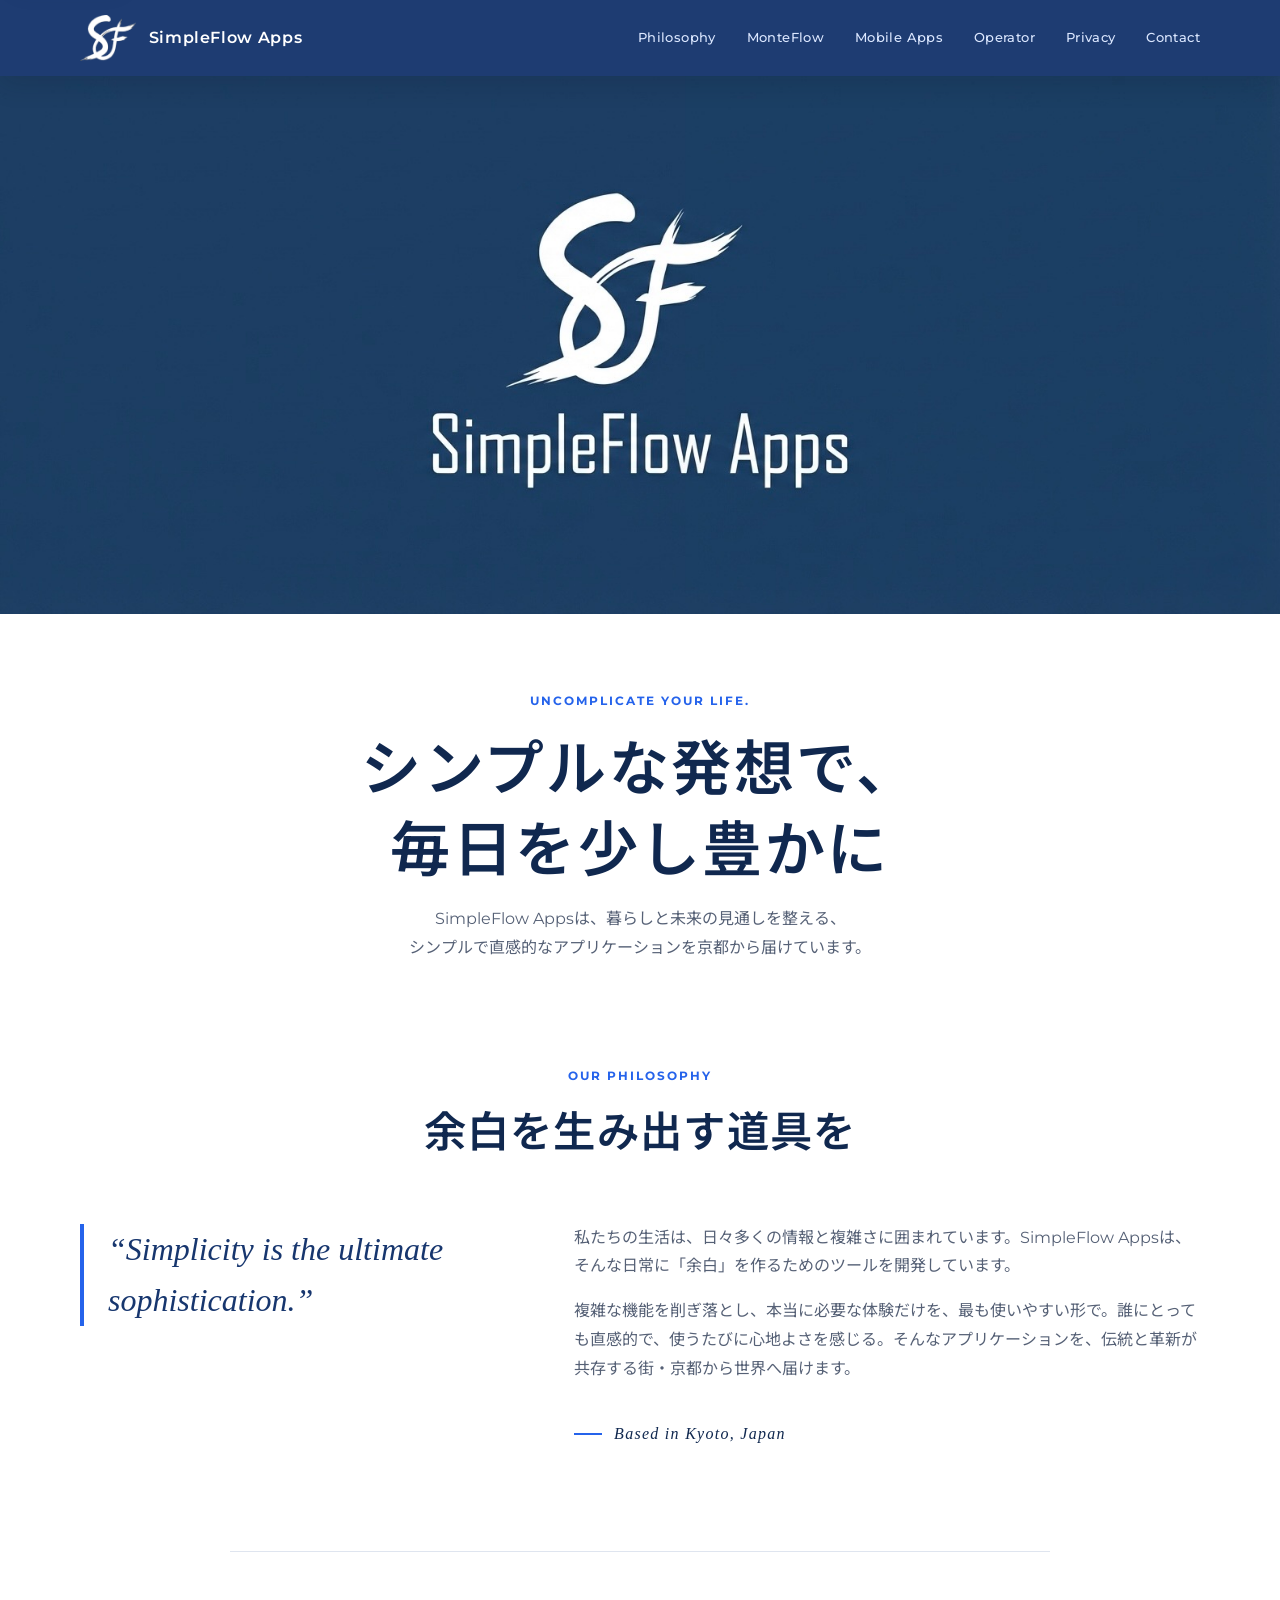
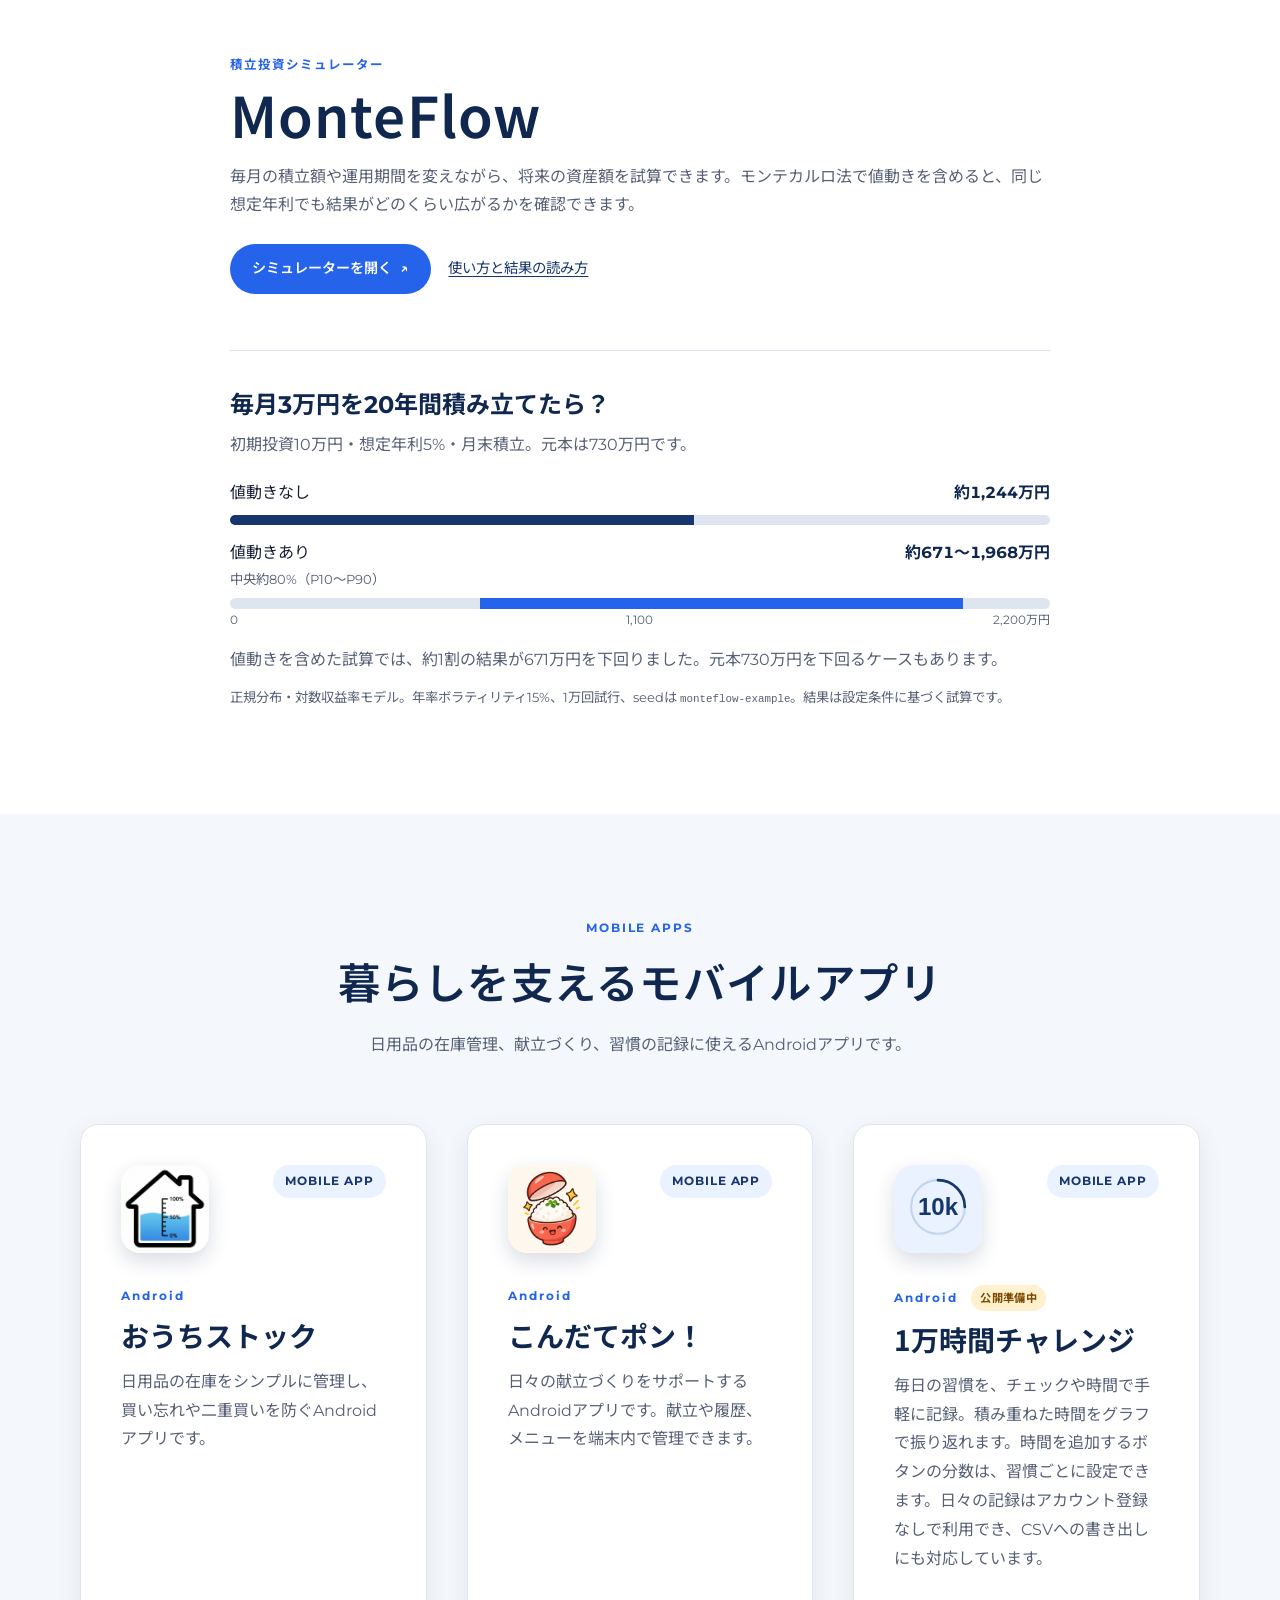
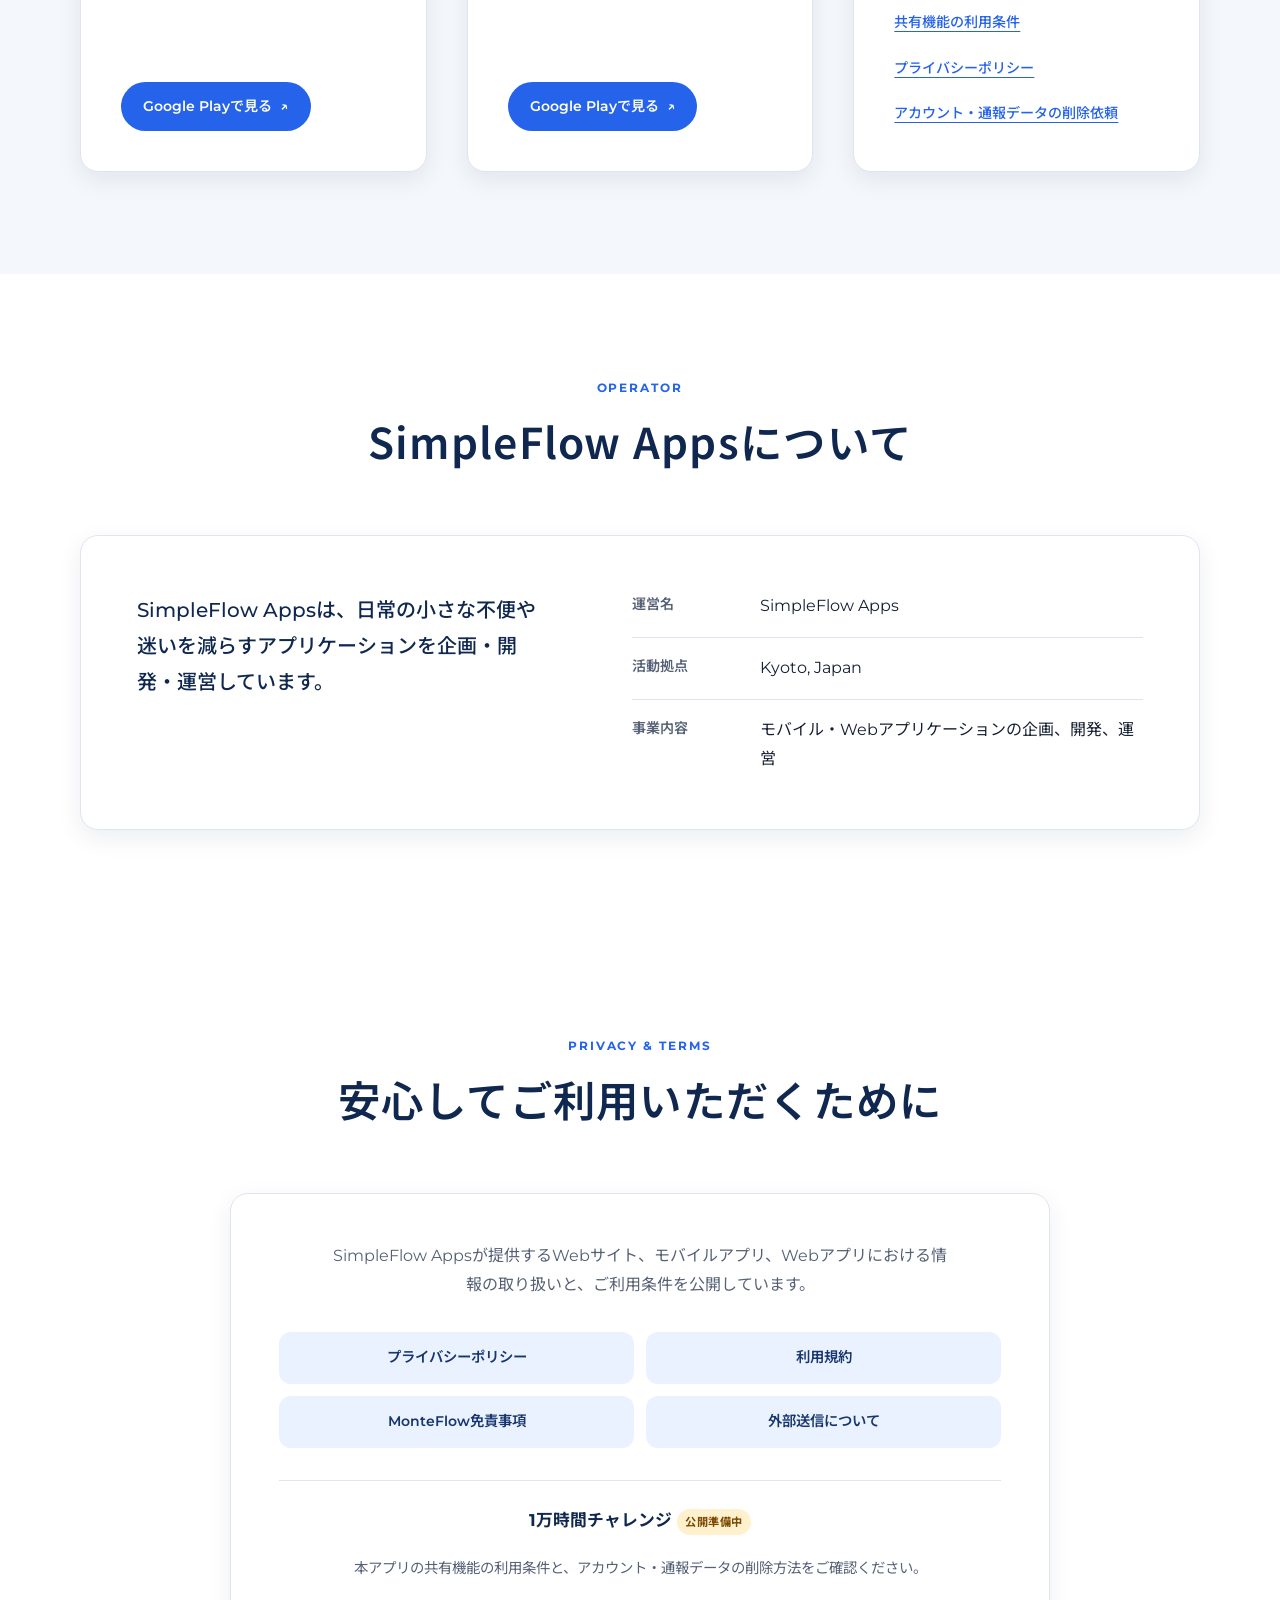
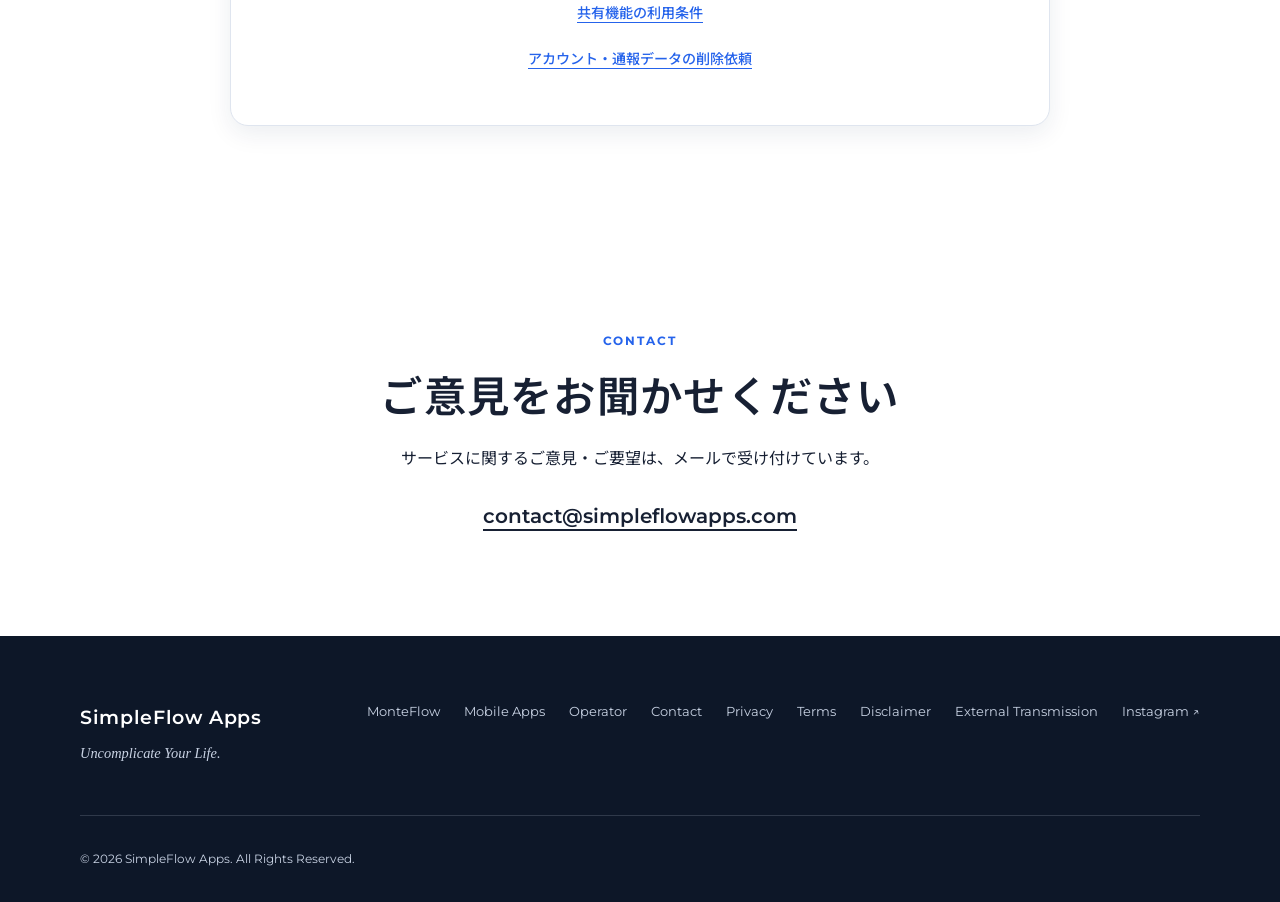
<file: index.html>
<!DOCTYPE html>
<html lang="ja">
<head>
    <meta charset="UTF-8">
    <meta name="viewport" content="width=device-width, initial-scale=1.0">
    <title>SimpleFlow Apps | 暮らしと未来を整えるアプリ</title>
    <meta name="description" content="SimpleFlow Appsは、「おうちストック」「こんだてポン！」「MonteFlow」を提供し、習慣を記録するAndroidアプリ「1万時間チャレンジ」を公開準備中です。">
    <meta name="theme-color" content="#17366e">
    <meta name="google-site-verification" content="uzgvcb3bELy7gBYTRzoglr5ovK8c68upmpFKeSqahS0">
    <meta name="google-adsense-account" content="ca-pub-1767999777690508">

    <link rel="canonical" href="https://simpleflowapps.com/">
    <meta property="og:type" content="website">
    <meta property="og:locale" content="ja_JP">
    <meta property="og:site_name" content="SimpleFlow Apps">
    <meta property="og:title" content="SimpleFlow Apps | 暮らしと未来を整えるアプリ">
    <meta property="og:description" content="SimpleFlow Appsは、「おうちストック」「こんだてポン！」「MonteFlow」を提供し、習慣を記録するAndroidアプリ「1万時間チャレンジ」を公開準備中です。">
    <meta property="og:url" content="https://simpleflowapps.com/">
    <meta property="og:image" content="https://simpleflowapps.com/assets/images/og-image.jpg">
    <meta property="og:image:type" content="image/jpeg">
    <meta property="og:image:width" content="1200">
    <meta property="og:image:height" content="630">
    <meta property="og:image:alt" content="SimpleFlow Apps">
    <meta name="twitter:card" content="summary_large_image">
    <meta name="twitter:title" content="SimpleFlow Apps | 暮らしと未来を整えるアプリ">
    <meta name="twitter:description" content="SimpleFlow Appsは、「おうちストック」「こんだてポン！」「MonteFlow」を提供し、習慣を記録するAndroidアプリ「1万時間チャレンジ」を公開準備中です。">
    <meta name="twitter:image" content="https://simpleflowapps.com/assets/images/og-image.jpg">
    <meta name="twitter:image:alt" content="SimpleFlow Apps">

    <link rel="icon" href="/favicon.ico" sizes="any">
    <link rel="icon" href="/assets/icons/favicon-16x16.png" type="image/png" sizes="16x16">
    <link rel="icon" href="/assets/icons/favicon-32x32.png" type="image/png" sizes="32x32">
    <link rel="icon" href="/assets/icons/favicon-192x192.png" type="image/png" sizes="192x192">
    <link rel="apple-touch-icon" href="/assets/icons/apple-touch-icon.png" sizes="180x180">
    <link rel="preconnect" href="https://fonts.googleapis.com">
    <link rel="preconnect" href="https://fonts.gstatic.com" crossorigin>
    <link href="https://fonts.googleapis.com/css2?family=Montserrat:wght@400;500;600;700&amp;family=Noto+Sans+JP:wght@300;400;500;600;700&amp;display=swap" rel="stylesheet">
    <link rel="stylesheet" href="assets/css/styles.css">

    <script type="application/ld+json">
        {
            "@context": "https://schema.org",
            "@graph": [
                {
                    "@type": "Organization",
                    "@id": "https://simpleflowapps.com/#organization",
                    "name": "SimpleFlow Apps",
                    "url": "https://simpleflowapps.com/",
                    "logo": {
                        "@type": "ImageObject",
                        "url": "https://simpleflowapps.com/SimpleFlow_icon.png",
                        "width": 512,
                        "height": 512
                    },
                    "description": "暮らしと未来の見通しを整える、シンプルで直感的なアプリケーションを企画・開発・運営しています。",
                    "email": "contact@simpleflowapps.com",
                    "location": {
                        "@type": "Place",
                        "name": "Kyoto, Japan"
                    },
                    "sameAs": [
                        "https://www.instagram.com/simpleflowapps/"
                    ]
                },
                {
                    "@type": "WebSite",
                    "@id": "https://simpleflowapps.com/#website",
                    "url": "https://simpleflowapps.com/",
                    "name": "SimpleFlow Apps",
                    "inLanguage": "ja",
                    "publisher": {
                        "@id": "https://simpleflowapps.com/#organization"
                    }
                },
                {
                    "@type": "WebApplication",
                    "@id": "https://simulator.simpleflowapps.com/#web-application",
                    "name": "MonteFlow",
                    "url": "https://simulator.simpleflowapps.com/",
                    "description": "毎月の積立と複利による資産推移を、価格変動の有無や複数のシナリオで試算できるWebアプリです。",
                    "applicationCategory": "FinanceApplication",
                    "operatingSystem": "Any",
                    "isAccessibleForFree": true,
                    "inLanguage": "ja",
                    "publisher": {
                        "@id": "https://simpleflowapps.com/#organization"
                    }
                }
            ]
        }
    </script>
</head>
<body>
    <a class="skip-link" href="#main-content">本文へ移動</a>

    <header class="site-header">
        <div class="site-header__inner">
            <a href="/" class="brand" aria-label="SimpleFlow Apps ホーム">
                <img src="Logo_transparent.png" alt="" class="brand__mark" width="256" height="211">
                <span class="brand__name">SimpleFlow Apps</span>
            </a>

            <nav class="site-nav site-nav--home" aria-label="メインナビゲーション">
                <ul>
                    <li><a href="#about">Philosophy</a></li>
                    <li><a href="#monteflow">MonteFlow</a></li>
                    <li><a href="#apps">Mobile Apps</a></li>
                    <li><a href="#operator">Operator</a></li>
                    <li><a href="privacy/">Privacy</a></li>
                    <li><a href="#contact">Contact</a></li>
                </ul>
            </nav>
        </div>
    </header>

    <main id="main-content">
        <section class="hero" aria-labelledby="hero-title">
            <img
                src="assets/images/header-logo.jpg"
                alt=""
                class="hero__image"
                width="1584"
                height="672"
                fetchpriority="high"
            >
            <div class="section-heading hero__content">
                <p class="section-heading__label">Uncomplicate Your Life.</p>
                <h1 id="hero-title">シンプルな発想で、<br>毎日を少し豊かに</h1>
                <p class="section-heading__description">
                    SimpleFlow Appsは、<span class="no-break">暮らしと未来の見通し</span>を整える、<br class="desktop-only">
                    シンプルで直感的なアプリケーションを京都から届けています。
                </p>
            </div>
        </section>

        <section id="about" class="section" aria-labelledby="about-title">
            <div class="section-heading">
                <p class="section-heading__label">Our Philosophy</p>
                <h2 id="about-title">余白を生み出す道具を</h2>
            </div>

            <div class="philosophy">
                <blockquote class="philosophy__quote">
                    “Simplicity is the ultimate sophistication.”
                </blockquote>
                <div class="philosophy__body">
                    <p>
                        私たちの生活は、日々多くの情報と複雑さに囲まれています。SimpleFlow Appsは、そんな日常に「余白」を作るためのツールを開発しています。
                    </p>
                    <p>
                        複雑な機能を削ぎ落とし、本当に必要な体験だけを、最も使いやすい形で。誰にとっても直感的で、使うたびに心地よさを感じる。そんなアプリケーションを、伝統と革新が共存する街・京都から世界へ届けます。
                    </p>
                    <p class="location-tag">Based in Kyoto, Japan</p>
                </div>
            </div>
        </section>

        <section id="monteflow" class="section section--narrow monteflow" aria-labelledby="monteflow-title">
            <div class="monteflow__intro">
                <p class="section-heading__label">積立投資シミュレーター</p>
                <h2 id="monteflow-title">MonteFlow</h2>
                <p>毎月の積立額や運用期間を変えながら、将来の資産額を試算できます。モンテカルロ法で値動きを含めると、同じ想定年利でも結果がどのくらい広がるかを確認できます。</p>
                <div class="monteflow__actions">
                    <a
                        class="button"
                        href="https://simulator.simpleflowapps.com/"
                        target="_blank"
                        rel="noopener noreferrer"
                    >
                        シミュレーターを開く <span aria-hidden="true">↗</span>
                    </a>
                    <a href="https://simulator.simpleflowapps.com/guide/">使い方と結果の読み方</a>
                </div>
            </div>

            <figure class="monteflow__example">
                <figcaption>
                    <h3>毎月3万円を20年間積み立てたら？</h3>
                    <p>初期投資10万円・想定年利5%・月末積立。元本は730万円です。</p>
                </figcaption>
                <dl class="monteflow__results">
                    <div class="monteflow__fixed">
                        <dt>値動きなし</dt>
                        <dd><strong>約1,244万円</strong></dd>
                    </div>
                    <div class="monteflow__range">
                        <dt>値動きあり <small>中央約80%（P10〜P90）</small></dt>
                        <dd><strong>約671〜1,968万円</strong></dd>
                    </div>
                </dl>
                <div class="monteflow__scale" aria-hidden="true"><span>0</span><span>1,100</span><span>2,200万円</span></div>
                <p>値動きを含めた試算では、約1割の結果が671万円を下回りました。元本730万円を下回るケースもあります。</p>
                <small>正規分布・対数収益率モデル。年率ボラティリティ15%、1万回試行、seedは <code>monteflow-example</code>。結果は設定条件に基づく試算です。</small>
            </figure>
        </section>

        <section id="apps" class="section-shell section-shell--soft" aria-labelledby="apps-title">
            <div class="section">
                <div class="section-heading">
                    <p class="section-heading__label">Mobile Apps</p>
                    <h2 id="apps-title">暮らしを支えるモバイルアプリ</h2>
                    <p class="section-heading__description">
                        日用品の在庫管理、献立づくり、習慣の記録に使えるAndroidアプリです。
                    </p>
                </div>

                <div class="app-grid">
                    <article class="app-card">
                        <div class="app-card__header">
                            <img
                                src="stockmanager_icon.png"
                                alt=""
                                class="app-card__icon"
                                width="384"
                                height="384"
                                loading="lazy"
                                decoding="async"
                            >
                            <span class="app-card__type">Mobile App</span>
                        </div>
                        <div class="app-card__body">
                            <p class="app-card__platform">Android</p>
                            <h3>おうちストック</h3>
                            <p>
                                日用品の在庫をシンプルに管理し、買い忘れや二重買いを防ぐAndroidアプリです。
                            </p>
                        </div>
                        <div class="app-card__footer">
                            <a
                                href="https://play.google.com/store/apps/details?id=com.simpleflowapps.stockmanagerapp"
                                class="button"
                                target="_blank"
                                rel="noopener noreferrer"
                            >
                                Google Playで見る
                                <span aria-hidden="true">↗</span>
                            </a>
                        </div>
                    </article>

                    <article class="app-card">
                        <div class="app-card__header">
                            <img
                                src="kondatepon_icon-512.png"
                                alt=""
                                class="app-card__icon"
                                width="512"
                                height="512"
                                loading="lazy"
                                decoding="async"
                            >
                            <span class="app-card__type">Mobile App</span>
                        </div>
                        <div class="app-card__body">
                            <p class="app-card__platform">Android</p>
                            <h3>こんだてポン！</h3>
                            <p>
                                日々の献立づくりをサポートするAndroidアプリです。献立や履歴、メニューを端末内で管理できます。
                            </p>
                        </div>
                        <div class="app-card__footer">
                            <a
                                href="https://play.google.com/store/apps/details?id=com.simpleflowapps.kondatepon"
                                class="button"
                                target="_blank"
                                rel="noopener noreferrer"
                            >
                                Google Playで見る
                                <span aria-hidden="true">↗</span>
                            </a>
                        </div>
                    </article>

                    <article id="app-10000hours" class="app-card" aria-labelledby="app-10000hours-title">
                        <div class="app-card__header">
                            <!-- 正式アイコンの決定後、この画像のsrcを差し替えます。 -->
                            <img
                                src="assets/images/10000hours-placeholder.svg"
                                alt=""
                                class="app-card__icon"
                                width="128"
                                height="128"
                                loading="lazy"
                                decoding="async"
                            >
                            <span class="app-card__type">Mobile App</span>
                        </div>
                        <div class="app-card__body">
                            <p class="app-card__platform">Android <span class="status-label status-label--planned">公開準備中</span></p>
                            <h3 id="app-10000hours-title">1万時間チャレンジ</h3>
                            <p>
                                毎日の習慣を、チェックや時間で手軽に記録。積み重ねた時間をグラフで振り返れます。時間を追加するボタンの分数は、習慣ごとに設定できます。日々の記録はアカウント登録なしで利用でき、CSVへの書き出しにも対応しています。
                            </p>
                        </div>
                        <div class="app-card__footer">
                            <ul class="app-card__links">
                                <li><a href="10000hours/terms/">共有機能の利用条件</a></li>
                                <li><a href="privacy/#10000hours">プライバシーポリシー</a></li>
                                <li><a href="10000hours/delete-account/">アカウント・通報データの削除依頼</a></li>
                            </ul>
                        </div>
                    </article>
                </div>
            </div>
        </section>

        <section id="operator" class="section" aria-labelledby="operator-title">
            <div class="section-heading">
                <p class="section-heading__label">Operator</p>
                <h2 id="operator-title">SimpleFlow Appsについて</h2>
            </div>

            <div class="operator-card">
                <p class="operator-card__intro">
                    SimpleFlow Appsは、日常の小さな不便や迷いを減らすアプリケーションを企画・開発・運営しています。
                </p>
                <dl class="operator-list">
                    <div>
                        <dt>運営名</dt>
                        <dd>SimpleFlow Apps</dd>
                    </div>
                    <div>
                        <dt>活動拠点</dt>
                        <dd>Kyoto, Japan</dd>
                    </div>
                    <div>
                        <dt>事業内容</dt>
                        <dd>モバイル・Webアプリケーションの企画、開発、運営</dd>
                    </div>
                </dl>
            </div>
        </section>

        <section id="privacy" class="section section--narrow" aria-labelledby="privacy-title">
            <div class="section-heading">
                <p class="section-heading__label">Privacy &amp; Terms</p>
                <h2 id="privacy-title">安心してご利用いただくために</h2>
            </div>
            <div class="legal-summary">
                <p>
                    SimpleFlow Appsが提供するWebサイト、モバイルアプリ、Webアプリにおける情報の取り扱いと、ご利用条件を公開しています。
                </p>
                <div class="legal-summary__links">
                    <a href="privacy/">プライバシーポリシー</a>
                    <a href="terms/">利用規約</a>
                    <a href="disclaimer/">MonteFlow免責事項</a>
                    <a href="external-transmission/">外部送信について</a>
                </div>
                <div class="legal-summary__app">
                    <h3>1万時間チャレンジ <span class="status-label status-label--planned">公開準備中</span></h3>
                    <p>本アプリの共有機能の利用条件と、アカウント・通報データの削除方法をご確認ください。</p>
                    <ul class="app-card__links app-card__links--centered">
                        <li><a href="10000hours/terms/">共有機能の利用条件</a></li>
                        <li><a href="10000hours/delete-account/">アカウント・通報データの削除依頼</a></li>
                    </ul>
                </div>
            </div>
        </section>

        <section id="contact" class="contact" aria-labelledby="contact-title">
            <div class="section section-heading">
                <p class="section-heading__label">Contact</p>
                <h2 id="contact-title">ご意見をお聞かせください</h2>
                <p class="section-heading__description">サービスに関するご意見・ご要望は、メールで受け付けています。</p>
                <a class="contact-email" href="mailto:contact@simpleflowapps.com">
                    contact@simpleflowapps.com
                </a>
            </div>
        </section>
    </main>

    <footer class="site-footer">
        <div class="site-footer__inner">
            <div>
                <p class="site-footer__brand">SimpleFlow Apps</p>
                <p class="site-footer__message">Uncomplicate Your Life.</p>
            </div>

            <div class="site-footer__links">
                <a href="#monteflow">MonteFlow</a>
                <a href="#apps">Mobile Apps</a>
                <a href="operator/">Operator</a>
                <a href="#contact">Contact</a>
                <a href="privacy/">Privacy</a>
                <a href="terms/">Terms</a>
                <a href="disclaimer/">Disclaimer</a>
                <a href="external-transmission/">External Transmission</a>
                <a
                    href="https://www.instagram.com/simpleflowapps?igsh=eXgyMGtuZG53ems3&amp;utm_source=qr"
                    target="_blank"
                    rel="noopener noreferrer"
                >
                    Instagram<span aria-hidden="true"> ↗</span>
                </a>
            </div>
        </div>
        <p class="site-footer__copyright">&copy; 2026 SimpleFlow Apps. All Rights Reserved.</p>
    </footer>
</body>
</html>
</file>
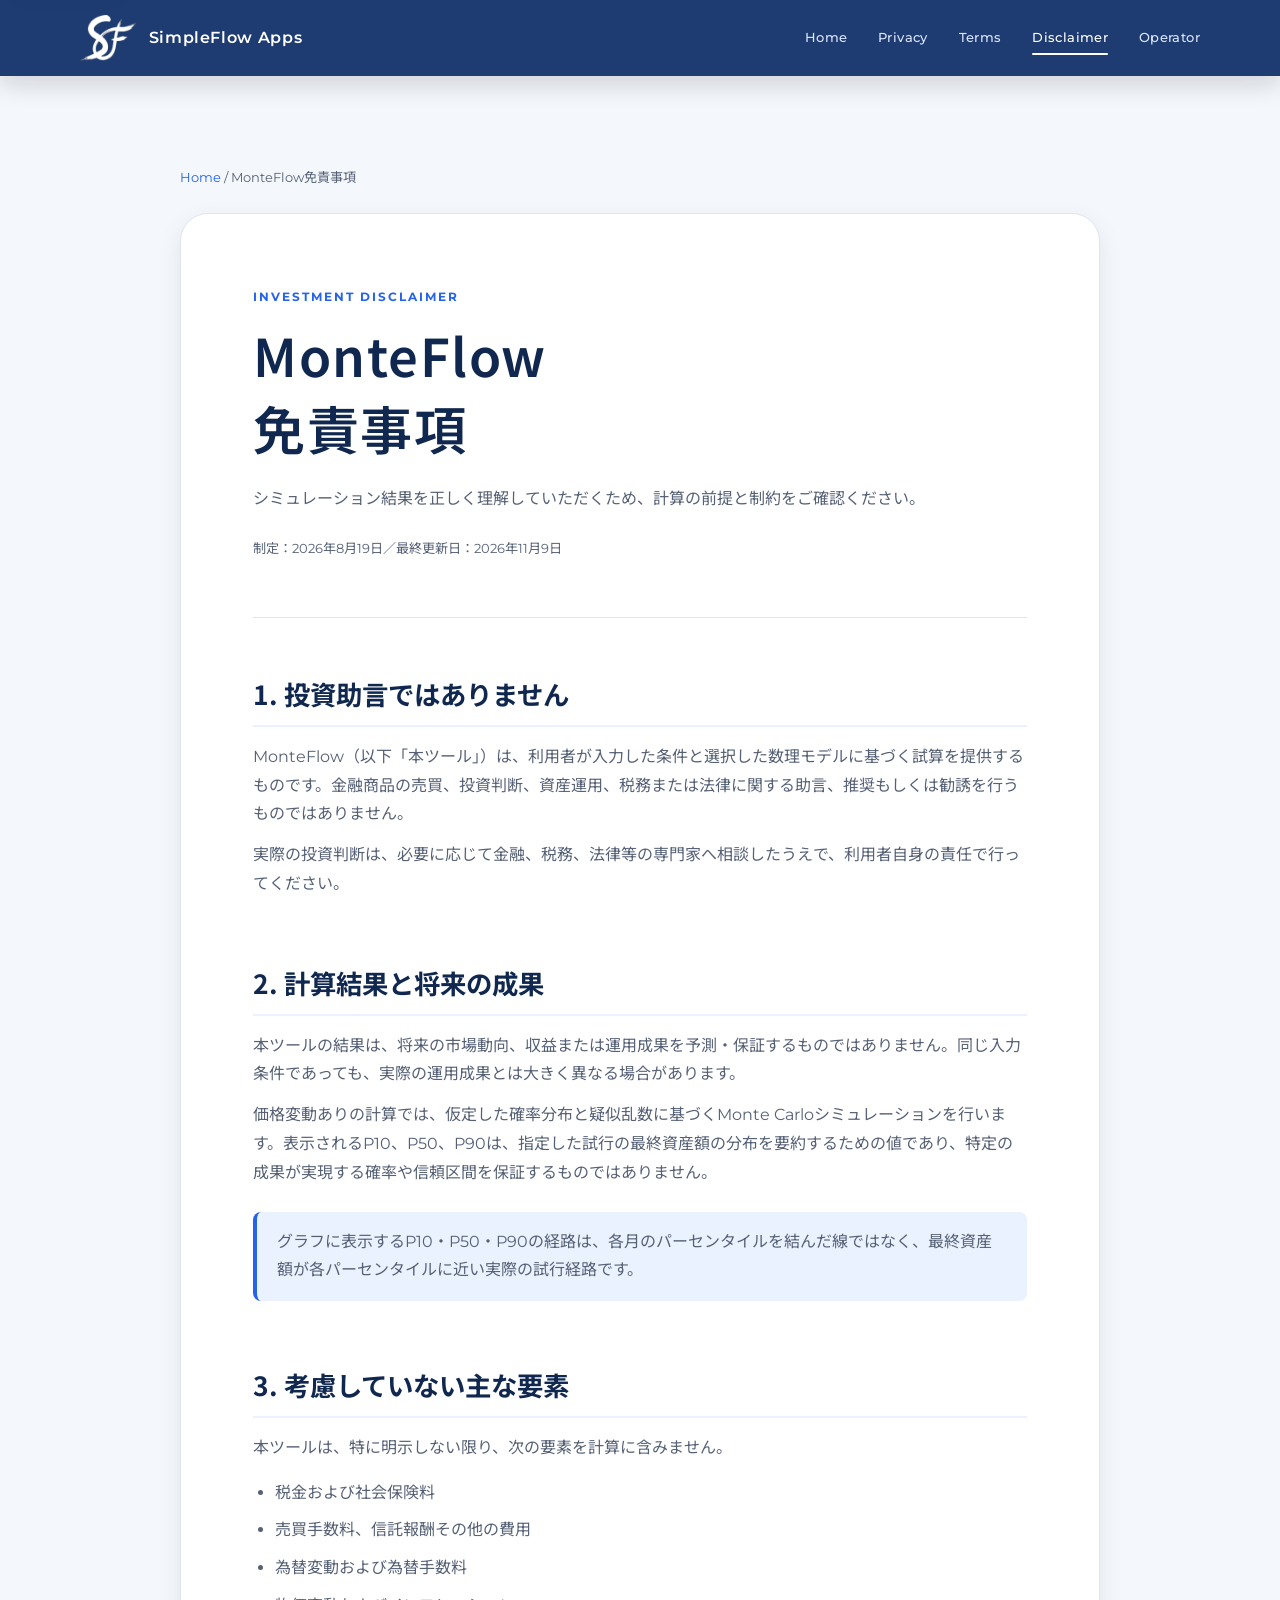
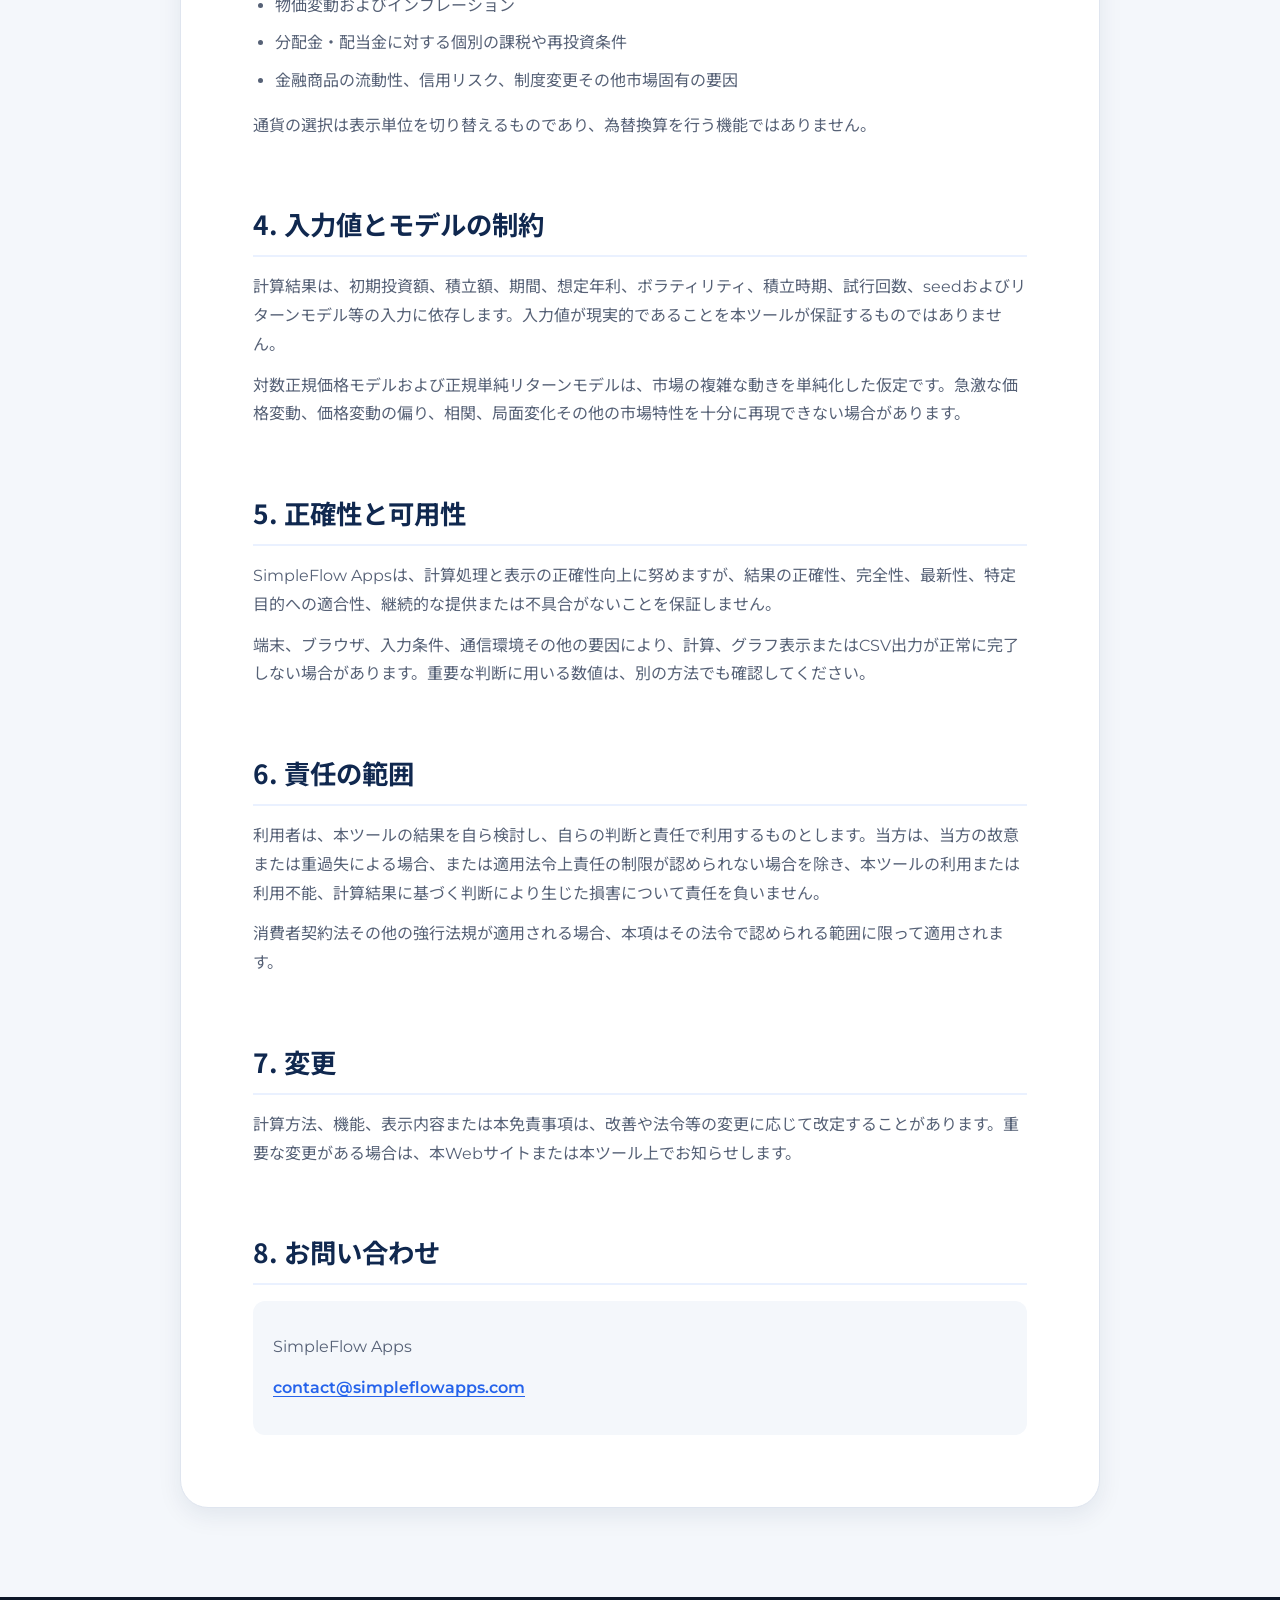
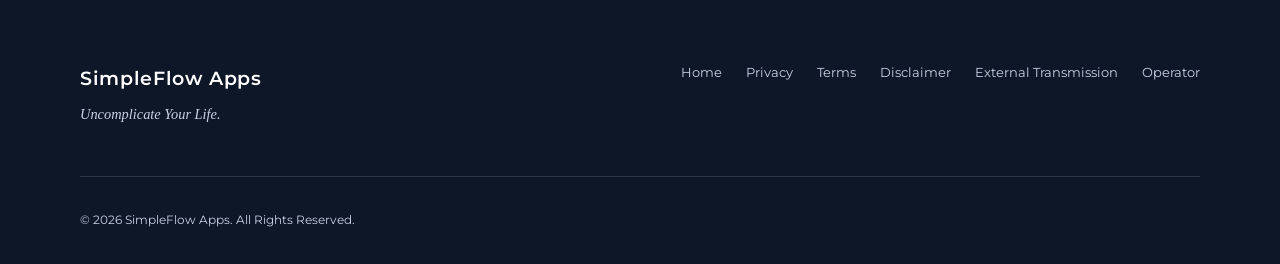
<file: disclaimer/index.html>
<!DOCTYPE html>
<html lang="ja">
<head>
    <meta charset="UTF-8">
    <meta name="viewport" content="width=device-width, initial-scale=1.0">
    <title>MonteFlow免責事項 | SimpleFlow Apps</title>
    <meta name="description" content="SimpleFlow AppsのMonteFlowに関する前提条件、計算上の制約および免責事項です。">
    <meta name="theme-color" content="#17366e">

    <link rel="canonical" href="https://simpleflowapps.com/disclaimer/">
    <meta property="og:type" content="website">
    <meta property="og:locale" content="ja_JP">
    <meta property="og:site_name" content="SimpleFlow Apps">
    <meta property="og:title" content="MonteFlow免責事項 | SimpleFlow Apps">
    <meta property="og:description" content="SimpleFlow AppsのMonteFlowに関する前提条件、計算上の制約および免責事項です。">
    <meta property="og:url" content="https://simpleflowapps.com/disclaimer/">
    <meta property="og:image" content="https://simpleflowapps.com/assets/images/og-image.jpg">
    <meta property="og:image:type" content="image/jpeg">
    <meta property="og:image:width" content="1200">
    <meta property="og:image:height" content="630">
    <meta property="og:image:alt" content="SimpleFlow Apps">
    <meta name="twitter:card" content="summary_large_image">
    <meta name="twitter:title" content="MonteFlow免責事項 | SimpleFlow Apps">
    <meta name="twitter:description" content="SimpleFlow AppsのMonteFlowに関する前提条件、計算上の制約および免責事項です。">
    <meta name="twitter:image" content="https://simpleflowapps.com/assets/images/og-image.jpg">
    <meta name="twitter:image:alt" content="SimpleFlow Apps">

    <link rel="icon" href="/favicon.ico" sizes="any">
    <link rel="icon" href="/assets/icons/favicon-16x16.png" type="image/png" sizes="16x16">
    <link rel="icon" href="/assets/icons/favicon-32x32.png" type="image/png" sizes="32x32">
    <link rel="icon" href="/assets/icons/favicon-192x192.png" type="image/png" sizes="192x192">
    <link rel="apple-touch-icon" href="/assets/icons/apple-touch-icon.png" sizes="180x180">
    <link rel="preconnect" href="https://fonts.googleapis.com">
    <link rel="preconnect" href="https://fonts.gstatic.com" crossorigin>
    <link href="https://fonts.googleapis.com/css2?family=Montserrat:wght@400;500;600;700&amp;family=Noto+Sans+JP:wght@300;400;500;600;700&amp;display=swap" rel="stylesheet">
    <link rel="stylesheet" href="../assets/css/styles.css">
</head>
<body class="legal-page">
    <a class="skip-link" href="#main-content">本文へ移動</a>

    <header class="site-header">
        <div class="site-header__inner">
            <a href="../" class="brand" aria-label="SimpleFlow Apps ホーム">
                <img src="../Logo_transparent.png" alt="" class="brand__mark" width="256" height="211">
                <span class="brand__name">SimpleFlow Apps</span>
            </a>
            <nav class="site-nav" aria-label="法務情報ナビゲーション">
                <ul>
                    <li><a href="../">Home</a></li>
                    <li><a href="../privacy/">Privacy</a></li>
                    <li><a href="../terms/">Terms</a></li>
                    <li><a href="../disclaimer/" aria-current="page">Disclaimer</a></li>
                    <li><a href="../operator/">Operator</a></li>
                </ul>
            </nav>
        </div>
    </header>

    <main id="main-content" class="legal-main">
        <p class="breadcrumb"><a href="../">Home</a> / MonteFlow免責事項</p>

        <article class="legal-document">
            <header class="legal-document__header">
                <p class="section-heading__label">Investment Disclaimer</p>
                <h1>MonteFlow<br>免責事項</h1>
                <p class="legal-document__lead">
                    シミュレーション結果を正しく理解していただくため、計算の前提と制約をご確認ください。
                </p>
                <p class="legal-document__meta">制定：2026年8月19日／最終更新日：2026年11月9日</p>
            </header>

            <div class="legal-document__body">
                <section class="legal-section">
                    <h2>1. 投資助言ではありません</h2>
                    <p>MonteFlow（以下「本ツール」）は、利用者が入力した条件と選択した数理モデルに基づく試算を提供するものです。金融商品の売買、投資判断、資産運用、税務または法律に関する助言、推奨もしくは勧誘を行うものではありません。</p>
                    <p>実際の投資判断は、必要に応じて金融、税務、法律等の専門家へ相談したうえで、利用者自身の責任で行ってください。</p>
                </section>

                <section class="legal-section">
                    <h2>2. 計算結果と将来の成果</h2>
                    <p>本ツールの結果は、将来の市場動向、収益または運用成果を予測・保証するものではありません。同じ入力条件であっても、実際の運用成果とは大きく異なる場合があります。</p>
                    <p>価格変動ありの計算では、仮定した確率分布と疑似乱数に基づくMonte Carloシミュレーションを行います。表示されるP10、P50、P90は、指定した試行の最終資産額の分布を要約するための値であり、特定の成果が実現する確率や信頼区間を保証するものではありません。</p>
                    <div class="legal-note">
                        グラフに表示するP10・P50・P90の経路は、各月のパーセンタイルを結んだ線ではなく、最終資産額が各パーセンタイルに近い実際の試行経路です。
                    </div>
                </section>

                <section class="legal-section">
                    <h2>3. 考慮していない主な要素</h2>
                    <p>本ツールは、特に明示しない限り、次の要素を計算に含みません。</p>
                    <ul>
                        <li>税金および社会保険料</li>
                        <li>売買手数料、信託報酬その他の費用</li>
                        <li>為替変動および為替手数料</li>
                        <li>物価変動およびインフレーション</li>
                        <li>分配金・配当金に対する個別の課税や再投資条件</li>
                        <li>金融商品の流動性、信用リスク、制度変更その他市場固有の要因</li>
                    </ul>
                    <p>通貨の選択は表示単位を切り替えるものであり、為替換算を行う機能ではありません。</p>
                </section>

                <section class="legal-section">
                    <h2>4. 入力値とモデルの制約</h2>
                    <p>計算結果は、初期投資額、積立額、期間、想定年利、ボラティリティ、積立時期、試行回数、seedおよびリターンモデル等の入力に依存します。入力値が現実的であることを本ツールが保証するものではありません。</p>
                    <p>対数正規価格モデルおよび正規単純リターンモデルは、市場の複雑な動きを単純化した仮定です。急激な価格変動、価格変動の偏り、相関、局面変化その他の市場特性を十分に再現できない場合があります。</p>
                </section>

                <section class="legal-section">
                    <h2>5. 正確性と可用性</h2>
                    <p>SimpleFlow Appsは、計算処理と表示の正確性向上に努めますが、結果の正確性、完全性、最新性、特定目的への適合性、継続的な提供または不具合がないことを保証しません。</p>
                    <p>端末、ブラウザ、入力条件、通信環境その他の要因により、計算、グラフ表示またはCSV出力が正常に完了しない場合があります。重要な判断に用いる数値は、別の方法でも確認してください。</p>
                </section>

                <section class="legal-section">
                    <h2>6. 責任の範囲</h2>
                    <p>利用者は、本ツールの結果を自ら検討し、自らの判断と責任で利用するものとします。当方は、当方の故意または重過失による場合、または適用法令上責任の制限が認められない場合を除き、本ツールの利用または利用不能、計算結果に基づく判断により生じた損害について責任を負いません。</p>
                    <p>消費者契約法その他の強行法規が適用される場合、本項はその法令で認められる範囲に限って適用されます。</p>
                </section>

                <section class="legal-section">
                    <h2>7. 変更</h2>
                    <p>計算方法、機能、表示内容または本免責事項は、改善や法令等の変更に応じて改定することがあります。重要な変更がある場合は、本Webサイトまたは本ツール上でお知らせします。</p>
                </section>

                <section class="legal-section">
                    <h2>8. お問い合わせ</h2>
                    <div class="legal-contact">
                        <p>SimpleFlow Apps</p>
                        <p><a href="mailto:contact@simpleflowapps.com">contact@simpleflowapps.com</a></p>
                    </div>
                </section>
            </div>
        </article>
    </main>

    <footer class="site-footer">
        <div class="site-footer__inner">
            <div>
                <p class="site-footer__brand">SimpleFlow Apps</p>
                <p class="site-footer__message">Uncomplicate Your Life.</p>
            </div>
            <div class="site-footer__links">
                <a href="../">Home</a>
                <a href="../privacy/">Privacy</a>
                <a href="../terms/">Terms</a>
                <a href="../disclaimer/">Disclaimer</a>
                <a href="../external-transmission/">External Transmission</a>
                <a href="../operator/">Operator</a>
            </div>
        </div>
        <p class="site-footer__copyright">&copy; 2026 SimpleFlow Apps. All Rights Reserved.</p>
    </footer>
</body>
</html>
</file>
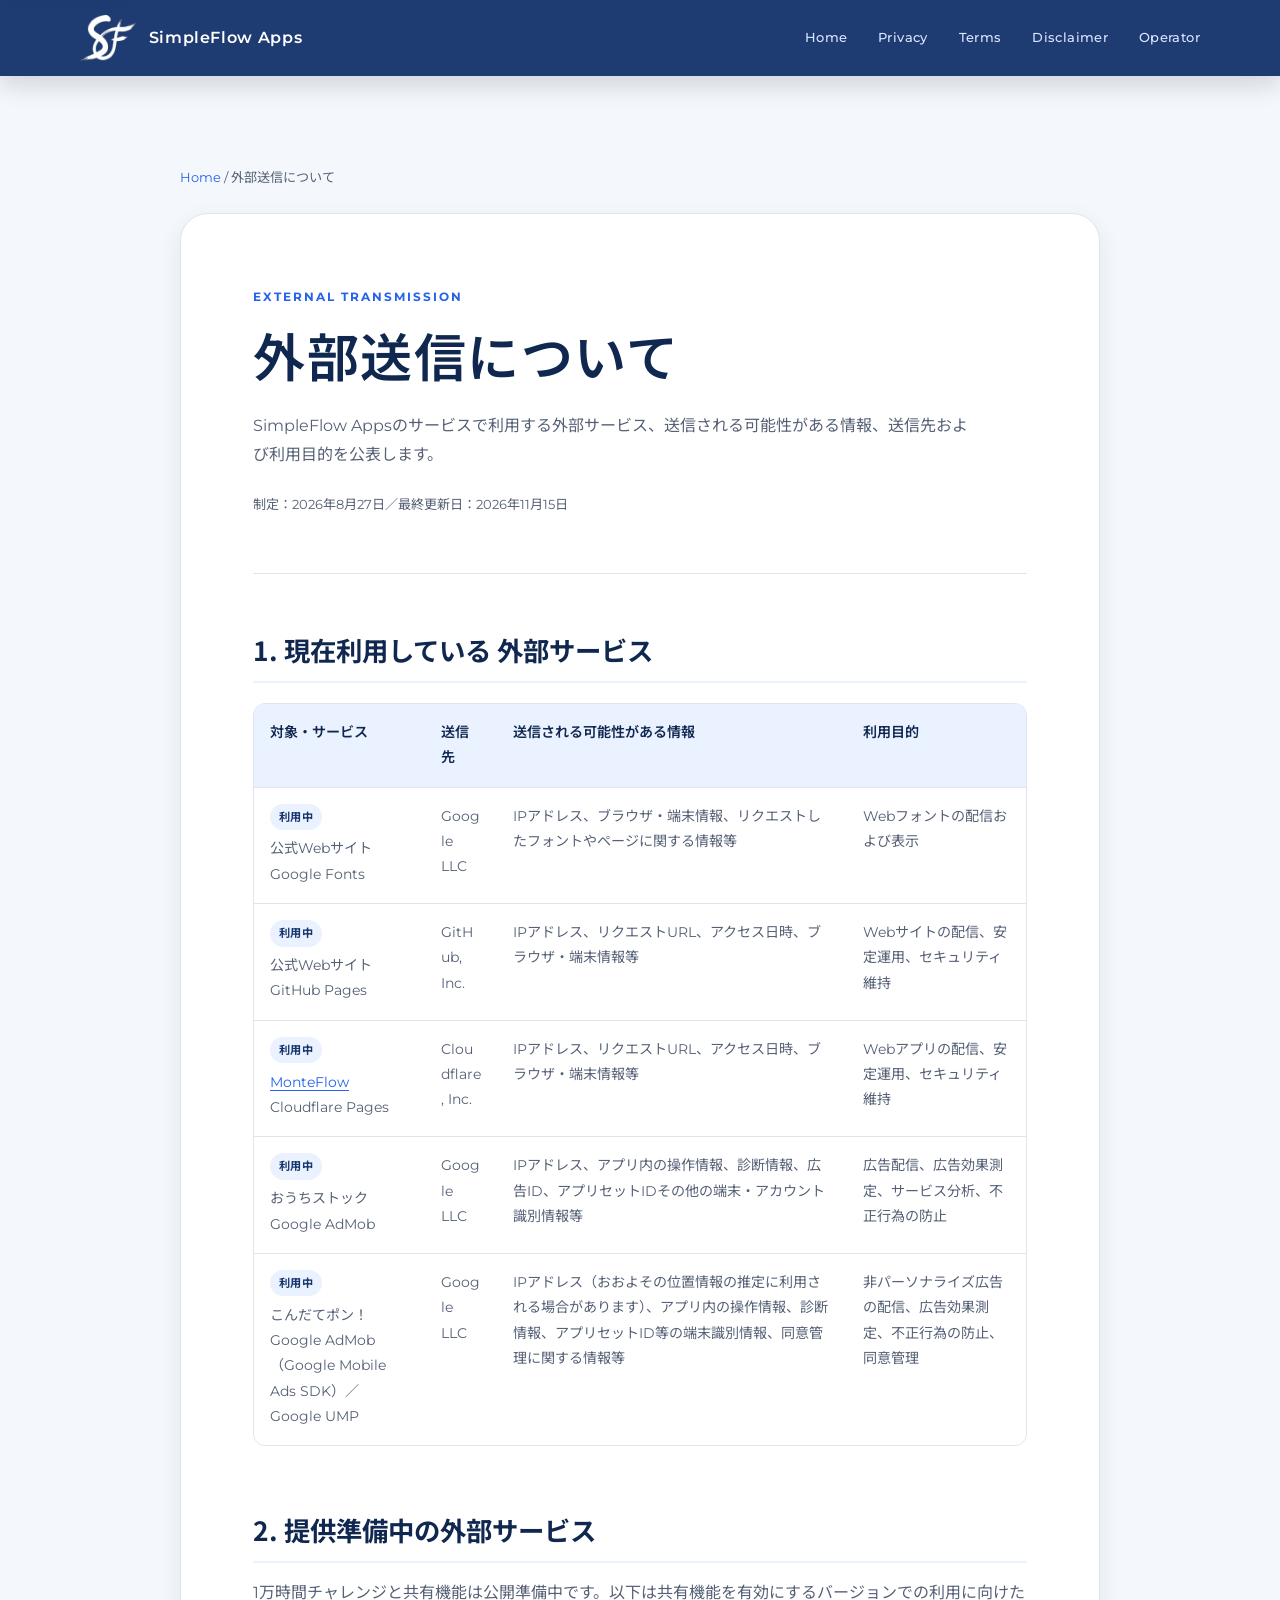
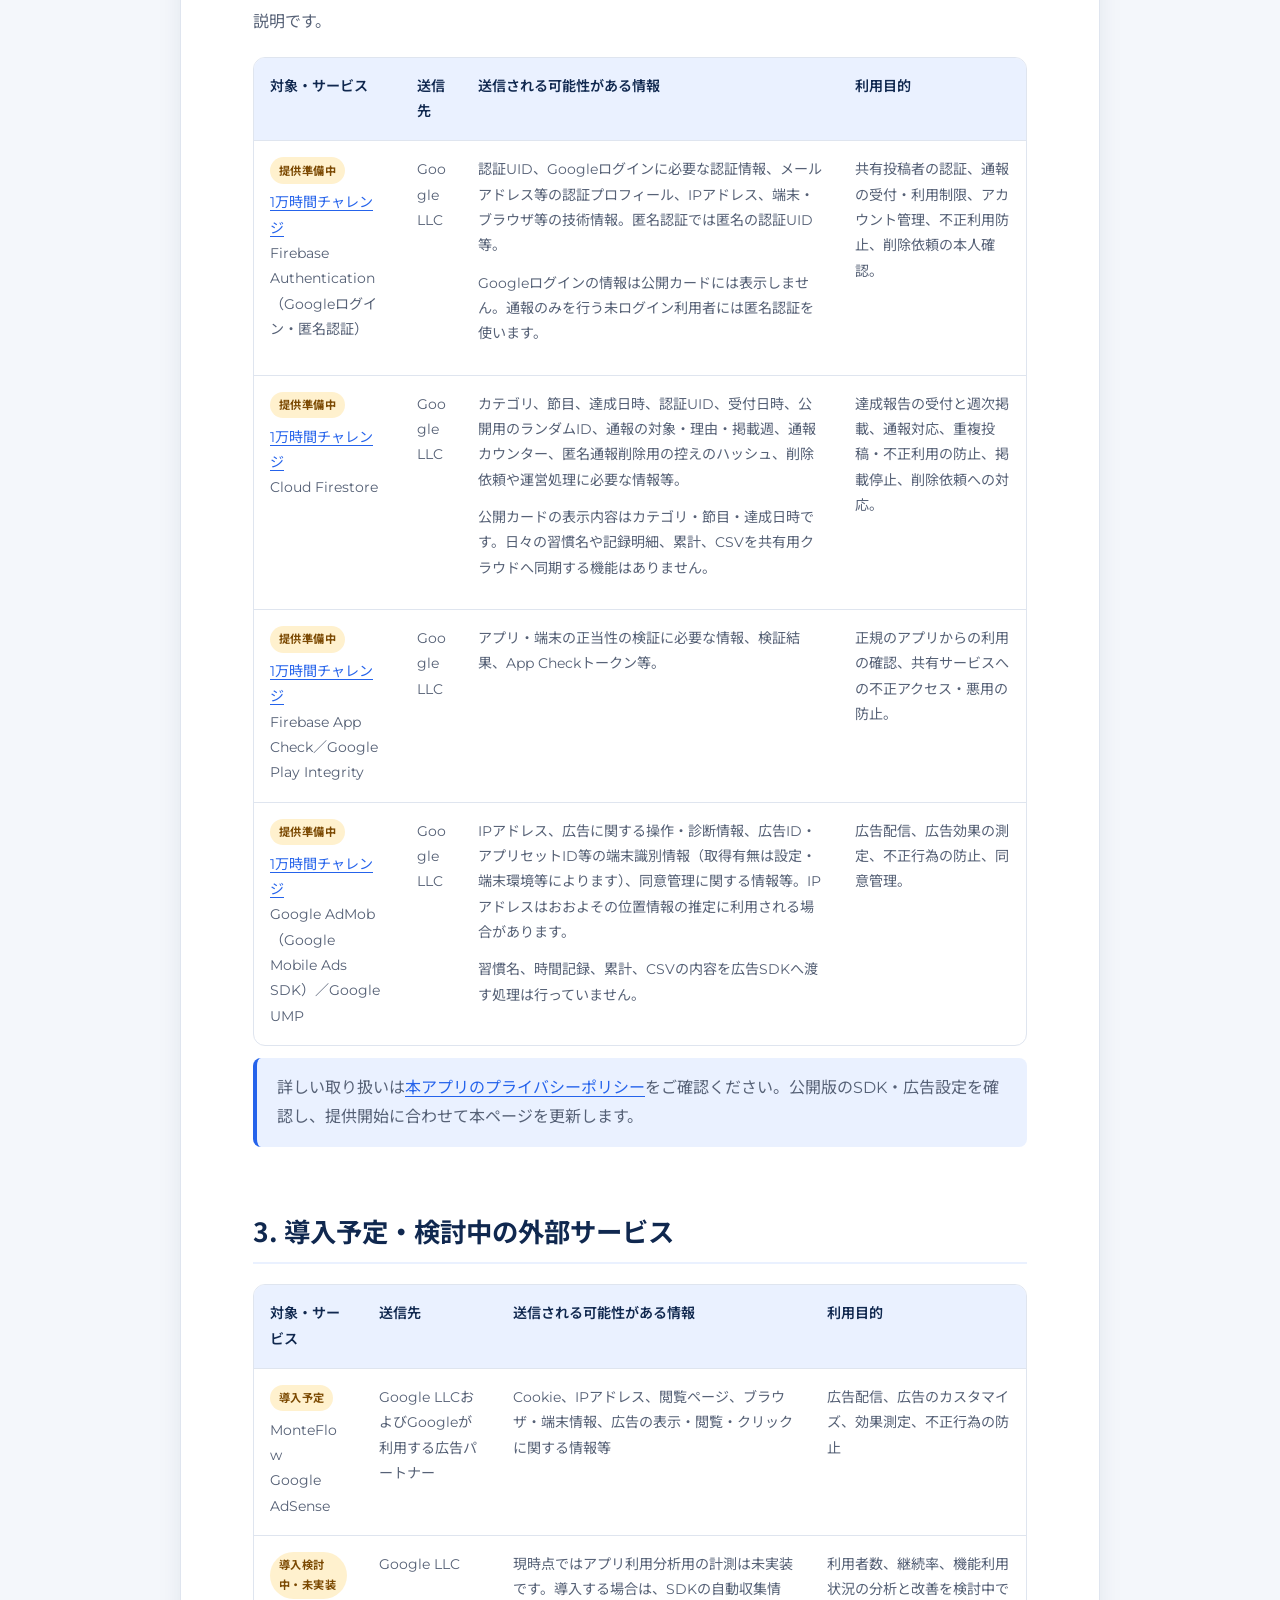
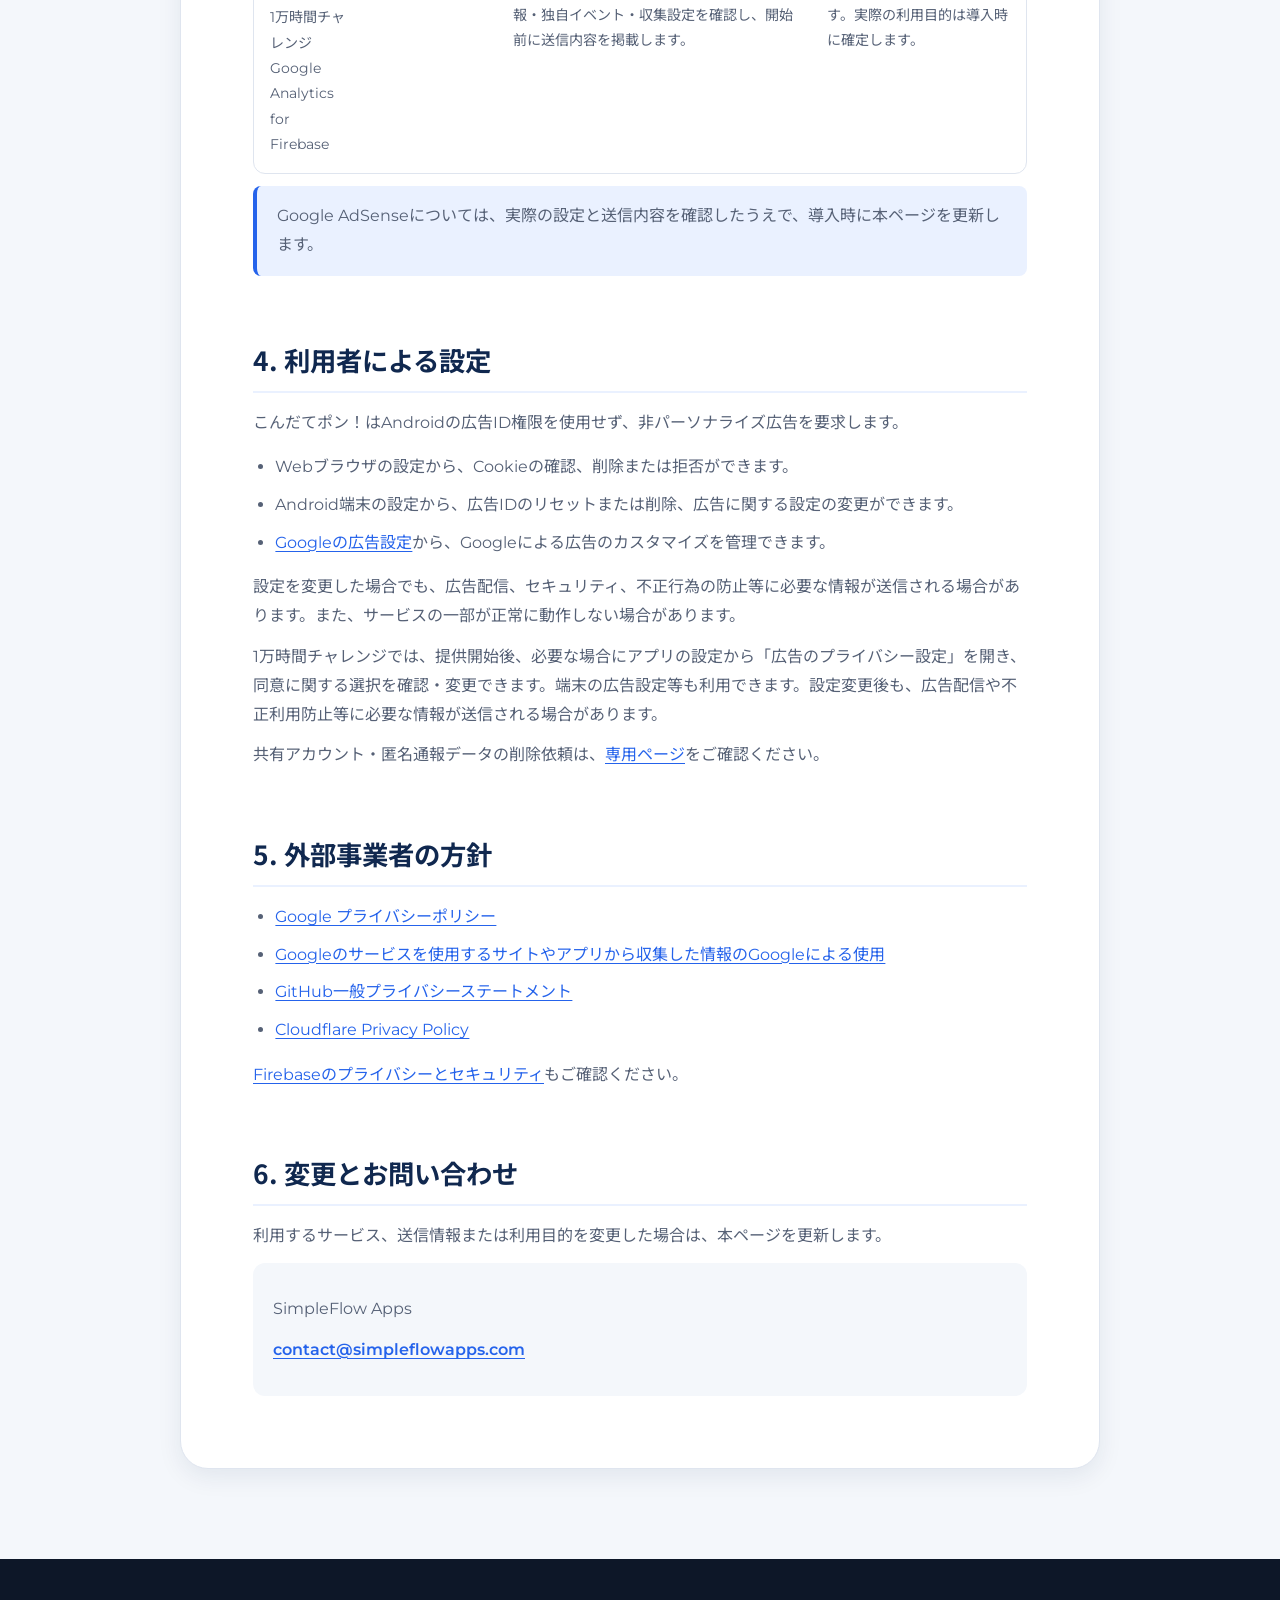
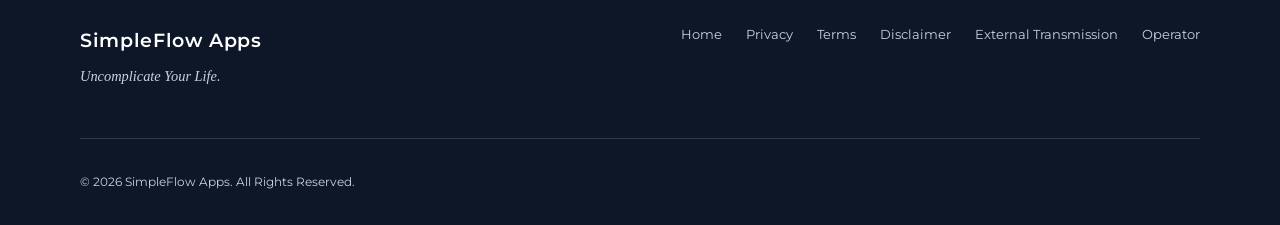
<file: external-transmission/index.html>
<!DOCTYPE html>
<html lang="ja">
<head>
    <meta charset="UTF-8">
    <meta name="viewport" content="width=device-width, initial-scale=1.0">
    <title>外部送信について | SimpleFlow Apps</title>
    <meta name="description" content="SimpleFlow AppsのWebサイトとアプリから外部事業者へ送信される情報、送信先および利用目的について説明します。">
    <meta name="theme-color" content="#17366e">

    <link rel="canonical" href="https://simpleflowapps.com/external-transmission/">
    <meta property="og:type" content="website">
    <meta property="og:locale" content="ja_JP">
    <meta property="og:site_name" content="SimpleFlow Apps">
    <meta property="og:title" content="外部送信について | SimpleFlow Apps">
    <meta property="og:description" content="SimpleFlow AppsのWebサイトとアプリから外部事業者へ送信される情報、送信先および利用目的について説明します。">
    <meta property="og:url" content="https://simpleflowapps.com/external-transmission/">
    <meta property="og:image" content="https://simpleflowapps.com/assets/images/og-image.jpg">
    <meta property="og:image:type" content="image/jpeg">
    <meta property="og:image:width" content="1200">
    <meta property="og:image:height" content="630">
    <meta property="og:image:alt" content="SimpleFlow Apps">
    <meta name="twitter:card" content="summary_large_image">
    <meta name="twitter:title" content="外部送信について | SimpleFlow Apps">
    <meta name="twitter:description" content="SimpleFlow AppsのWebサイトとアプリから外部事業者へ送信される情報、送信先および利用目的について説明します。">
    <meta name="twitter:image" content="https://simpleflowapps.com/assets/images/og-image.jpg">
    <meta name="twitter:image:alt" content="SimpleFlow Apps">

    <link rel="icon" href="/favicon.ico" sizes="any">
    <link rel="icon" href="/assets/icons/favicon-16x16.png" type="image/png" sizes="16x16">
    <link rel="icon" href="/assets/icons/favicon-32x32.png" type="image/png" sizes="32x32">
    <link rel="icon" href="/assets/icons/favicon-192x192.png" type="image/png" sizes="192x192">
    <link rel="apple-touch-icon" href="/assets/icons/apple-touch-icon.png" sizes="180x180">
    <link rel="preconnect" href="https://fonts.googleapis.com">
    <link rel="preconnect" href="https://fonts.gstatic.com" crossorigin>
    <link href="https://fonts.googleapis.com/css2?family=Montserrat:wght@400;500;600;700&amp;family=Noto+Sans+JP:wght@300;400;500;600;700&amp;display=swap" rel="stylesheet">
    <link rel="stylesheet" href="../assets/css/styles.css">
</head>
<body class="legal-page">
    <a class="skip-link" href="#main-content">本文へ移動</a>

    <header class="site-header">
        <div class="site-header__inner">
            <a href="../" class="brand" aria-label="SimpleFlow Apps ホーム">
                <img src="../Logo_transparent.png" alt="" class="brand__mark" width="256" height="211">
                <span class="brand__name">SimpleFlow Apps</span>
            </a>
            <nav class="site-nav" aria-label="法務情報ナビゲーション">
                <ul>
                    <li><a href="../">Home</a></li>
                    <li><a href="../privacy/">Privacy</a></li>
                    <li><a href="../terms/">Terms</a></li>
                    <li><a href="../disclaimer/">Disclaimer</a></li>
                    <li><a href="../operator/">Operator</a></li>
                </ul>
            </nav>
        </div>
    </header>

    <main id="main-content" class="legal-main">
        <p class="breadcrumb"><a href="../">Home</a> / 外部送信について</p>

        <article class="legal-document">
            <header class="legal-document__header">
                <p class="section-heading__label">External Transmission</p>
                <h1>外部送信について</h1>
                <p class="legal-document__lead">
                    SimpleFlow Appsのサービスで利用する外部サービス、送信される可能性がある情報、送信先および利用目的を公表します。
                </p>
                <p class="legal-document__meta">制定：2026年8月27日／最終更新日：2026年11月15日</p>
            </header>

            <div class="legal-document__body">
                <section class="legal-section">
                    <h2><span class="no-break">1. 現在利用している</span> <span class="no-break">外部サービス</span></h2>
                    <div class="legal-table-wrap">
                        <table class="legal-table">
                            <caption class="visually-hidden">現在利用している外部サービスと送信情報</caption>
                            <thead>
                                <tr>
                                    <th>対象・サービス</th>
                                    <th>送信先</th>
                                    <th>送信される可能性がある情報</th>
                                    <th>利用目的</th>
                                </tr>
                            </thead>
                            <tbody>
                                <tr>
                                    <td><span class="status-label">利用中</span><br>公式Webサイト<br>Google Fonts</td>
                                    <td>Google LLC</td>
                                    <td>IPアドレス、ブラウザ・端末情報、リクエストしたフォントやページに関する情報等</td>
                                    <td>Webフォントの配信および表示</td>
                                </tr>
                                <tr>
                                    <td><span class="status-label">利用中</span><br>公式Webサイト<br>GitHub Pages</td>
                                    <td>GitHub, Inc.</td>
                                    <td>IPアドレス、リクエストURL、アクセス日時、ブラウザ・端末情報等</td>
                                    <td>Webサイトの配信、安定運用、セキュリティ維持</td>
                                </tr>
                                <tr>
                                    <td><span class="status-label">利用中</span><br><a href="https://simulator.simpleflowapps.com/" target="_blank" rel="noopener noreferrer">MonteFlow</a><br>Cloudflare Pages</td>
                                    <td>Cloudflare, Inc.</td>
                                    <td>IPアドレス、リクエストURL、アクセス日時、ブラウザ・端末情報等</td>
                                    <td>Webアプリの配信、安定運用、セキュリティ維持</td>
                                </tr>
                                <tr>
                                    <td><span class="status-label">利用中</span><br>おうちストック<br>Google AdMob</td>
                                    <td>Google LLC</td>
                                    <td>IPアドレス、アプリ内の操作情報、診断情報、広告ID、アプリセットIDその他の端末・アカウント識別情報等</td>
                                    <td>広告配信、広告効果測定、サービス分析、不正行為の防止</td>
                                </tr>
                                <tr>
                                    <td><span class="status-label">利用中</span><br>こんだてポン！<br>Google AdMob（Google Mobile Ads SDK）／Google UMP</td>
                                    <td>Google LLC</td>
                                    <td>IPアドレス（おおよその位置情報の推定に利用される場合があります）、アプリ内の操作情報、診断情報、アプリセットID等の端末識別情報、同意管理に関する情報等</td>
                                    <td>非パーソナライズ広告の配信、広告効果測定、不正行為の防止、同意管理</td>
                                </tr>
                            </tbody>
                        </table>
                    </div>
                </section>

                <section class="legal-section">
                    <h2>2. 提供準備中の外部サービス</h2>
                    <p>1万時間チャレンジと共有機能は公開準備中です。以下は共有機能を有効にするバージョンでの利用に向けた説明です。</p>
                    <div class="legal-table-wrap" role="region" aria-label="1万時間チャレンジの提供準備中の外部サービス" tabindex="0">
                        <table class="legal-table">
                            <caption class="visually-hidden">1万時間チャレンジで提供準備中の外部サービスと主な送信情報</caption>
                            <thead>
                                <tr>
                                    <th scope="col">対象・サービス</th>
                                    <th scope="col">送信先</th>
                                    <th scope="col">送信される可能性がある情報</th>
                                    <th scope="col">利用目的</th>
                                </tr>
                            </thead>
                            <tbody>
                                <tr>
                                    <td><span class="status-label status-label--planned">提供準備中</span><br><a href="../privacy/#10000hours">1万時間チャレンジ</a><br>Firebase Authentication（Googleログイン・匿名認証）</td>
                                    <td>Google LLC</td>
                                    <td>認証UID、Googleログインに必要な認証情報、メールアドレス等の認証プロフィール、IPアドレス、端末・ブラウザ等の技術情報。匿名認証では匿名の認証UID等。<p>Googleログインの情報は公開カードには表示しません。通報のみを行う未ログイン利用者には匿名認証を使います。</p></td>
                                    <td>共有投稿者の認証、通報の受付・利用制限、アカウント管理、不正利用防止、削除依頼の本人確認。</td>
                                </tr>
                                <tr>
                                    <td><span class="status-label status-label--planned">提供準備中</span><br><a href="../privacy/#10000hours">1万時間チャレンジ</a><br>Cloud Firestore</td>
                                    <td>Google LLC</td>
                                    <td>カテゴリ、節目、達成日時、認証UID、受付日時、公開用のランダムID、通報の対象・理由・掲載週、通報カウンター、匿名通報削除用の控えのハッシュ、削除依頼や運営処理に必要な情報等。<p>公開カードの表示内容はカテゴリ・節目・達成日時です。日々の習慣名や記録明細、累計、CSVを共有用クラウドへ同期する機能はありません。</p></td>
                                    <td>達成報告の受付と週次掲載、通報対応、重複投稿・不正利用の防止、掲載停止、削除依頼への対応。</td>
                                </tr>
                                <tr>
                                    <td><span class="status-label status-label--planned">提供準備中</span><br><a href="../privacy/#10000hours">1万時間チャレンジ</a><br>Firebase App Check／Google Play Integrity</td>
                                    <td>Google LLC</td>
                                    <td>アプリ・端末の正当性の検証に必要な情報、検証結果、App Checkトークン等。</td>
                                    <td>正規のアプリからの利用の確認、共有サービスへの不正アクセス・悪用の防止。</td>
                                </tr>
                                <tr>
                                    <td><span class="status-label status-label--planned">提供準備中</span><br><a href="../privacy/#10000hours">1万時間チャレンジ</a><br>Google AdMob（Google Mobile Ads SDK）／Google UMP</td>
                                    <td>Google LLC</td>
                                    <td>IPアドレス、広告に関する操作・診断情報、広告ID・アプリセットID等の端末識別情報（取得有無は設定・端末環境等によります）、同意管理に関する情報等。IPアドレスはおおよその位置情報の推定に利用される場合があります。<p>習慣名、時間記録、累計、CSVの内容を広告SDKへ渡す処理は行っていません。</p></td>
                                    <td>広告配信、広告効果の測定、不正行為の防止、同意管理。</td>
                                </tr>
                            </tbody>
                        </table>
                    </div>
                    <p class="legal-note">詳しい取り扱いは<a href="../privacy/#10000hours">本アプリのプライバシーポリシー</a>をご確認ください。公開版のSDK・広告設定を確認し、提供開始に合わせて本ページを更新します。</p>
                </section>

                <section class="legal-section">
                    <h2>3. 導入予定・検討中の外部サービス</h2>
                    <div class="legal-table-wrap">
                        <table class="legal-table">
                            <caption class="visually-hidden">導入予定・検討中の外部サービスと送信情報</caption>
                            <thead>
                                <tr>
                                    <th>対象・サービス</th>
                                    <th>送信先</th>
                                    <th>送信される可能性がある情報</th>
                                    <th>利用目的</th>
                                </tr>
                            </thead>
                            <tbody>
                                <tr>
                                    <td><span class="status-label status-label--planned">導入予定</span><br>MonteFlow<br>Google AdSense</td>
                                    <td>Google LLCおよびGoogleが利用する広告パートナー</td>
                                    <td>Cookie、IPアドレス、閲覧ページ、ブラウザ・端末情報、広告の表示・閲覧・クリックに関する情報等</td>
                                    <td>広告配信、広告のカスタマイズ、効果測定、不正行為の防止</td>
                                </tr>
                                <tr>
                                    <td><span class="status-label status-label--planned">導入検討中・未実装</span><br>1万時間チャレンジ<br>Google Analytics for Firebase</td>
                                    <td>Google LLC</td>
                                    <td>現時点ではアプリ利用分析用の計測は未実装です。導入する場合は、SDKの自動収集情報・独自イベント・収集設定を確認し、開始前に送信内容を掲載します。</td>
                                    <td>利用者数、継続率、機能利用状況の分析と改善を検討中です。実際の利用目的は導入時に確定します。</td>
                                </tr>
                            </tbody>
                        </table>
                    </div>
                    <p class="legal-note">Google AdSenseについては、実際の設定と送信内容を確認したうえで、導入時に本ページを更新します。</p>
                </section>

                <section class="legal-section">
                    <h2>4. 利用者による設定</h2>
                    <p>こんだてポン！はAndroidの広告ID権限を使用せず、非パーソナライズ広告を要求します。</p>
                    <ul>
                        <li>Webブラウザの設定から、Cookieの確認、削除または拒否ができます。</li>
                        <li>Android端末の設定から、広告IDのリセットまたは削除、広告に関する設定の変更ができます。</li>
                        <li><a href="https://adssettings.google.com/" target="_blank" rel="noopener noreferrer">Googleの広告設定</a>から、Googleによる広告のカスタマイズを管理できます。</li>
                    </ul>
                    <p>設定を変更した場合でも、広告配信、セキュリティ、不正行為の防止等に必要な情報が送信される場合があります。また、サービスの一部が正常に動作しない場合があります。</p>
                    <p>1万時間チャレンジでは、提供開始後、必要な場合にアプリの設定から「広告のプライバシー設定」を開き、同意に関する選択を確認・変更できます。端末の広告設定等も利用できます。設定変更後も、広告配信や不正利用防止等に必要な情報が送信される場合があります。</p>
                    <p>共有アカウント・匿名通報データの削除依頼は、<a href="../10000hours/delete-account/">専用ページ</a>をご確認ください。</p>
                </section>

                <section class="legal-section">
                    <h2>5. 外部事業者の方針</h2>
                    <ul>
                        <li><a href="https://policies.google.com/privacy?hl=ja" target="_blank" rel="noopener noreferrer">Google プライバシーポリシー</a></li>
                        <li><a href="https://policies.google.com/technologies/partner-sites?hl=ja" target="_blank" rel="noopener noreferrer">Googleのサービスを使用するサイトやアプリから収集した情報のGoogleによる使用</a></li>
                        <li><a href="https://docs.github.com/ja/site-policy/privacy-policies/github-general-privacy-statement" target="_blank" rel="noopener noreferrer">GitHub一般プライバシーステートメント</a></li>
                        <li><a href="https://www.cloudflare.com/privacypolicy/" target="_blank" rel="noopener noreferrer">Cloudflare Privacy Policy</a></li>
                    </ul>
                    <p><a href="https://firebase.google.com/support/privacy" target="_blank" rel="noopener noreferrer">Firebaseのプライバシーとセキュリティ</a>もご確認ください。</p>
                </section>

                <section class="legal-section">
                    <h2>6. 変更とお問い合わせ</h2>
                    <p>利用するサービス、送信情報または利用目的を変更した場合は、本ページを更新します。</p>
                    <div class="legal-contact">
                        <p>SimpleFlow Apps</p>
                        <p><a href="mailto:contact@simpleflowapps.com">contact@simpleflowapps.com</a></p>
                    </div>
                </section>
            </div>
        </article>
    </main>

    <footer class="site-footer">
        <div class="site-footer__inner">
            <div>
                <p class="site-footer__brand">SimpleFlow Apps</p>
                <p class="site-footer__message">Uncomplicate Your Life.</p>
            </div>
            <div class="site-footer__links">
                <a href="../">Home</a>
                <a href="../privacy/">Privacy</a>
                <a href="../terms/">Terms</a>
                <a href="../disclaimer/">Disclaimer</a>
                <a href="../external-transmission/">External Transmission</a>
                <a href="../operator/">Operator</a>
            </div>
        </div>
        <p class="site-footer__copyright">&copy; 2026 SimpleFlow Apps. All Rights Reserved.</p>
    </footer>
</body>
</html>
</file>
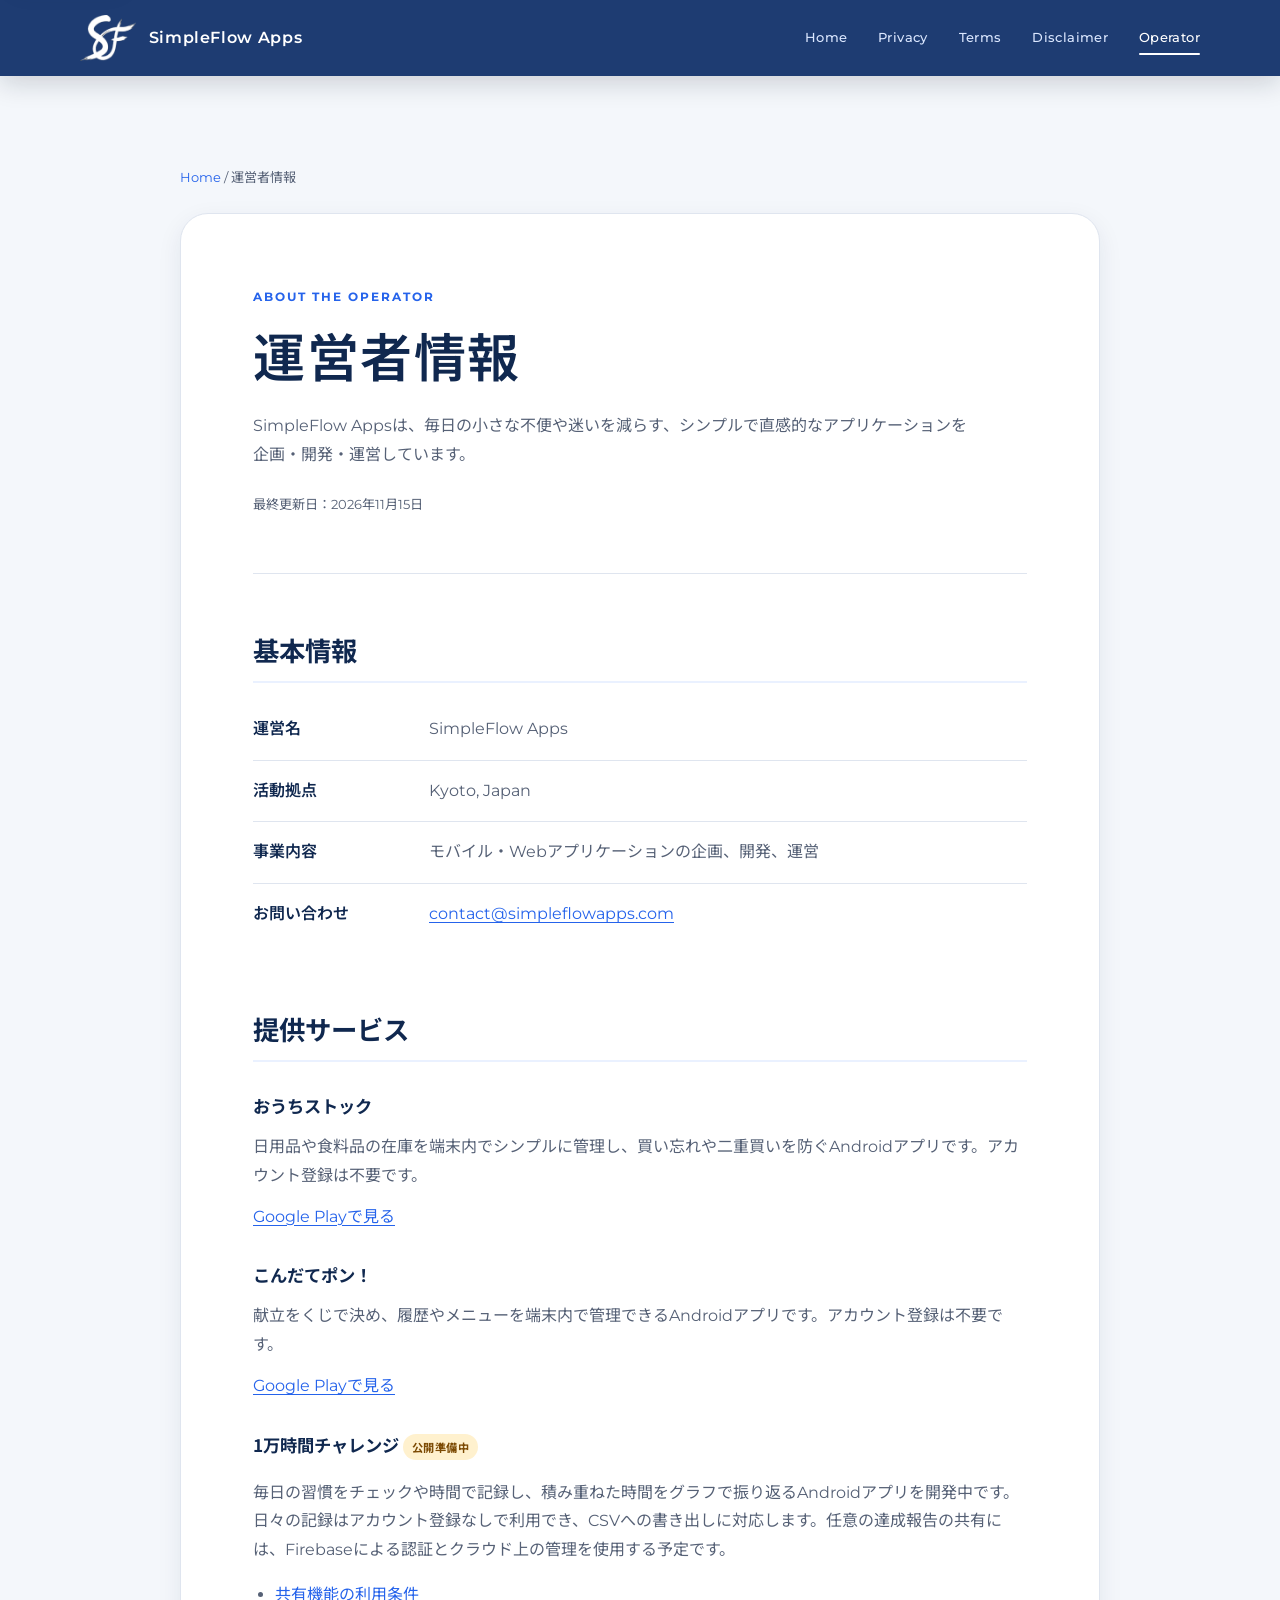
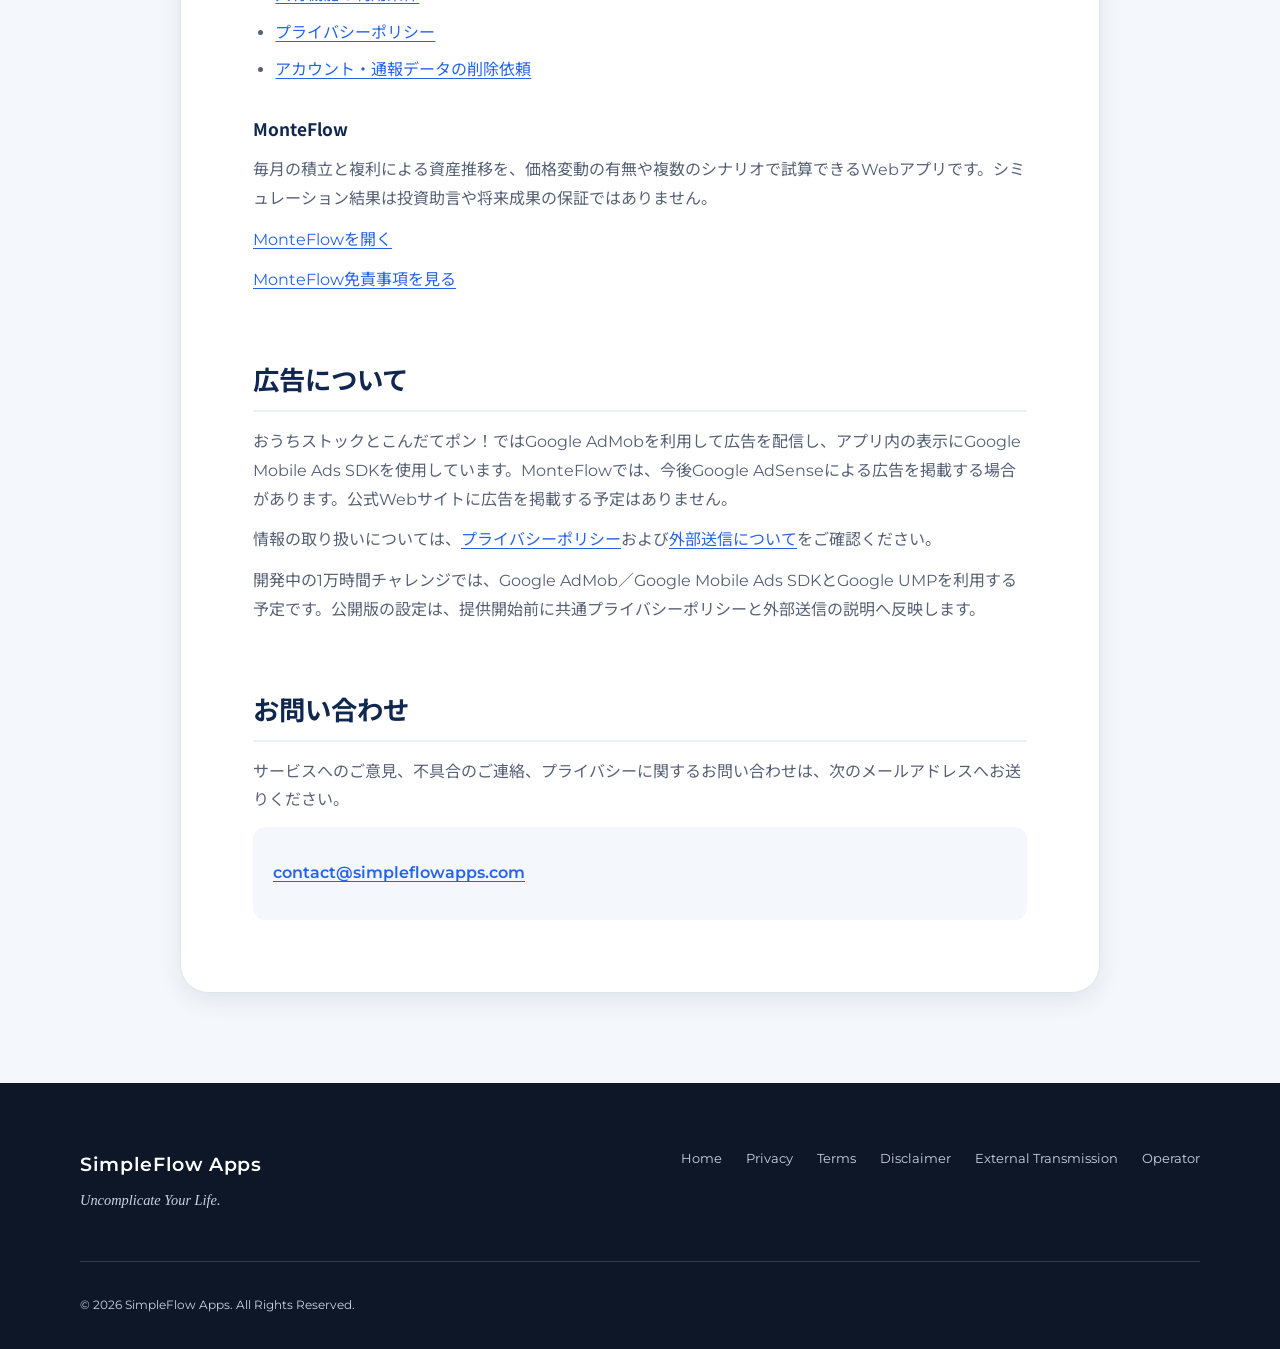
<file: operator/index.html>
<!DOCTYPE html>
<html lang="ja">
<head>
    <meta charset="UTF-8">
    <meta name="viewport" content="width=device-width, initial-scale=1.0">
    <title>運営者情報 | SimpleFlow Apps</title>
    <meta name="description" content="SimpleFlow Appsの活動内容、提供サービスおよびお問い合わせ先をご案内します。">
    <meta name="theme-color" content="#17366e">

    <link rel="canonical" href="https://simpleflowapps.com/operator/">
    <meta property="og:type" content="website">
    <meta property="og:locale" content="ja_JP">
    <meta property="og:site_name" content="SimpleFlow Apps">
    <meta property="og:title" content="運営者情報 | SimpleFlow Apps">
    <meta property="og:description" content="SimpleFlow Appsの活動内容、提供サービスおよびお問い合わせ先をご案内します。">
    <meta property="og:url" content="https://simpleflowapps.com/operator/">
    <meta property="og:image" content="https://simpleflowapps.com/assets/images/og-image.jpg">
    <meta property="og:image:type" content="image/jpeg">
    <meta property="og:image:width" content="1200">
    <meta property="og:image:height" content="630">
    <meta property="og:image:alt" content="SimpleFlow Apps">
    <meta name="twitter:card" content="summary_large_image">
    <meta name="twitter:title" content="運営者情報 | SimpleFlow Apps">
    <meta name="twitter:description" content="SimpleFlow Appsの活動内容、提供サービスおよびお問い合わせ先をご案内します。">
    <meta name="twitter:image" content="https://simpleflowapps.com/assets/images/og-image.jpg">
    <meta name="twitter:image:alt" content="SimpleFlow Apps">

    <link rel="icon" href="/favicon.ico" sizes="any">
    <link rel="icon" href="/assets/icons/favicon-16x16.png" type="image/png" sizes="16x16">
    <link rel="icon" href="/assets/icons/favicon-32x32.png" type="image/png" sizes="32x32">
    <link rel="icon" href="/assets/icons/favicon-192x192.png" type="image/png" sizes="192x192">
    <link rel="apple-touch-icon" href="/assets/icons/apple-touch-icon.png" sizes="180x180">
    <link rel="preconnect" href="https://fonts.googleapis.com">
    <link rel="preconnect" href="https://fonts.gstatic.com" crossorigin>
    <link href="https://fonts.googleapis.com/css2?family=Montserrat:wght@400;500;600;700&amp;family=Noto+Sans+JP:wght@300;400;500;600;700&amp;display=swap" rel="stylesheet">
    <link rel="stylesheet" href="../assets/css/styles.css">
</head>
<body class="legal-page">
    <a class="skip-link" href="#main-content">本文へ移動</a>

    <header class="site-header">
        <div class="site-header__inner">
            <a href="../" class="brand" aria-label="SimpleFlow Apps ホーム">
                <img src="../Logo_transparent.png" alt="" class="brand__mark" width="256" height="211">
                <span class="brand__name">SimpleFlow Apps</span>
            </a>
            <nav class="site-nav" aria-label="法務情報ナビゲーション">
                <ul>
                    <li><a href="../">Home</a></li>
                    <li><a href="../privacy/">Privacy</a></li>
                    <li><a href="../terms/">Terms</a></li>
                    <li><a href="../disclaimer/">Disclaimer</a></li>
                    <li><a href="../operator/" aria-current="page">Operator</a></li>
                </ul>
            </nav>
        </div>
    </header>

    <main id="main-content" class="legal-main">
        <p class="breadcrumb"><a href="../">Home</a> / 運営者情報</p>

        <article class="legal-document">
            <header class="legal-document__header">
                <p class="section-heading__label">About the Operator</p>
                <h1>運営者情報</h1>
                <p class="legal-document__lead">
                    SimpleFlow Appsは、毎日の小さな不便や迷いを減らす、シンプルで直感的なアプリケーションを企画・開発・運営しています。
                </p>
                <p class="legal-document__meta">最終更新日：2026年11月15日</p>
            </header>

            <div class="legal-document__body">
                <section class="legal-section">
                    <h2>基本情報</h2>
                    <dl class="legal-definition-list">
                        <div>
                            <dt>運営名</dt>
                            <dd>SimpleFlow Apps</dd>
                        </div>
                        <div>
                            <dt>活動拠点</dt>
                            <dd>Kyoto, Japan</dd>
                        </div>
                        <div>
                            <dt>事業内容</dt>
                            <dd>モバイル・Webアプリケーションの企画、開発、運営</dd>
                        </div>
                        <div>
                            <dt>お問い合わせ</dt>
                            <dd><a href="mailto:contact@simpleflowapps.com">contact@simpleflowapps.com</a></dd>
                        </div>
                    </dl>
                </section>

                <section class="legal-section">
                    <h2>提供サービス</h2>
                    <h3>おうちストック</h3>
                    <p>日用品や食料品の在庫を端末内でシンプルに管理し、買い忘れや二重買いを防ぐAndroidアプリです。アカウント登録は不要です。</p>
                    <p><a href="https://play.google.com/store/apps/details?id=com.simpleflowapps.stockmanagerapp" target="_blank" rel="noopener noreferrer">Google Playで見る</a></p>

                    <h3>こんだてポン！</h3>
                    <p>献立をくじで決め、履歴やメニューを端末内で管理できるAndroidアプリです。アカウント登録は不要です。</p>
                    <p><a href="https://play.google.com/store/apps/details?id=com.simpleflowapps.kondatepon" target="_blank" rel="noopener noreferrer">Google Playで見る</a></p>

                    <h3>1万時間チャレンジ <span class="status-label status-label--planned">公開準備中</span></h3>
                    <p>毎日の習慣をチェックや時間で記録し、積み重ねた時間をグラフで振り返るAndroidアプリを開発中です。日々の記録はアカウント登録なしで利用でき、CSVへの書き出しに対応します。任意の達成報告の共有には、Firebaseによる認証とクラウド上の管理を使用する予定です。</p>
                    <ul>
                        <li><a href="../10000hours/terms/">共有機能の利用条件</a></li>
                        <li><a href="../privacy/#10000hours">プライバシーポリシー</a></li>
                        <li><a href="../10000hours/delete-account/">アカウント・通報データの削除依頼</a></li>
                    </ul>

                    <h3>MonteFlow</h3>
                    <p>毎月の積立と複利による資産推移を、価格変動の有無や複数のシナリオで試算できるWebアプリです。シミュレーション結果は投資助言や将来成果の保証ではありません。</p>
                    <p><a href="https://simulator.simpleflowapps.com/" target="_blank" rel="noopener noreferrer">MonteFlowを開く</a></p>
                    <p><a href="../disclaimer/">MonteFlow免責事項を見る</a></p>
                </section>

                <section class="legal-section">
                    <h2>広告について</h2>
                    <p>おうちストックとこんだてポン！ではGoogle AdMobを利用して広告を配信し、アプリ内の表示にGoogle Mobile Ads SDKを使用しています。MonteFlowでは、今後Google AdSenseによる広告を掲載する場合があります。公式Webサイトに広告を掲載する予定はありません。</p>
                    <p>情報の取り扱いについては、<a href="../privacy/">プライバシーポリシー</a>および<a href="../external-transmission/">外部送信について</a>をご確認ください。</p>
                    <p>開発中の1万時間チャレンジでは、Google AdMob／Google Mobile Ads SDKとGoogle UMPを利用する予定です。公開版の設定は、提供開始前に共通プライバシーポリシーと外部送信の説明へ反映します。</p>
                </section>

                <section class="legal-section">
                    <h2>お問い合わせ</h2>
                    <p>サービスへのご意見、不具合のご連絡、プライバシーに関するお問い合わせは、次のメールアドレスへお送りください。</p>
                    <div class="legal-contact">
                        <p><a href="mailto:contact@simpleflowapps.com">contact@simpleflowapps.com</a></p>
                    </div>
                </section>
            </div>
        </article>
    </main>

    <footer class="site-footer">
        <div class="site-footer__inner">
            <div>
                <p class="site-footer__brand">SimpleFlow Apps</p>
                <p class="site-footer__message">Uncomplicate Your Life.</p>
            </div>
            <div class="site-footer__links">
                <a href="../">Home</a>
                <a href="../privacy/">Privacy</a>
                <a href="../terms/">Terms</a>
                <a href="../disclaimer/">Disclaimer</a>
                <a href="../external-transmission/">External Transmission</a>
                <a href="../operator/">Operator</a>
            </div>
        </div>
        <p class="site-footer__copyright">&copy; 2026 SimpleFlow Apps. All Rights Reserved.</p>
    </footer>
</body>
</html>
</file>
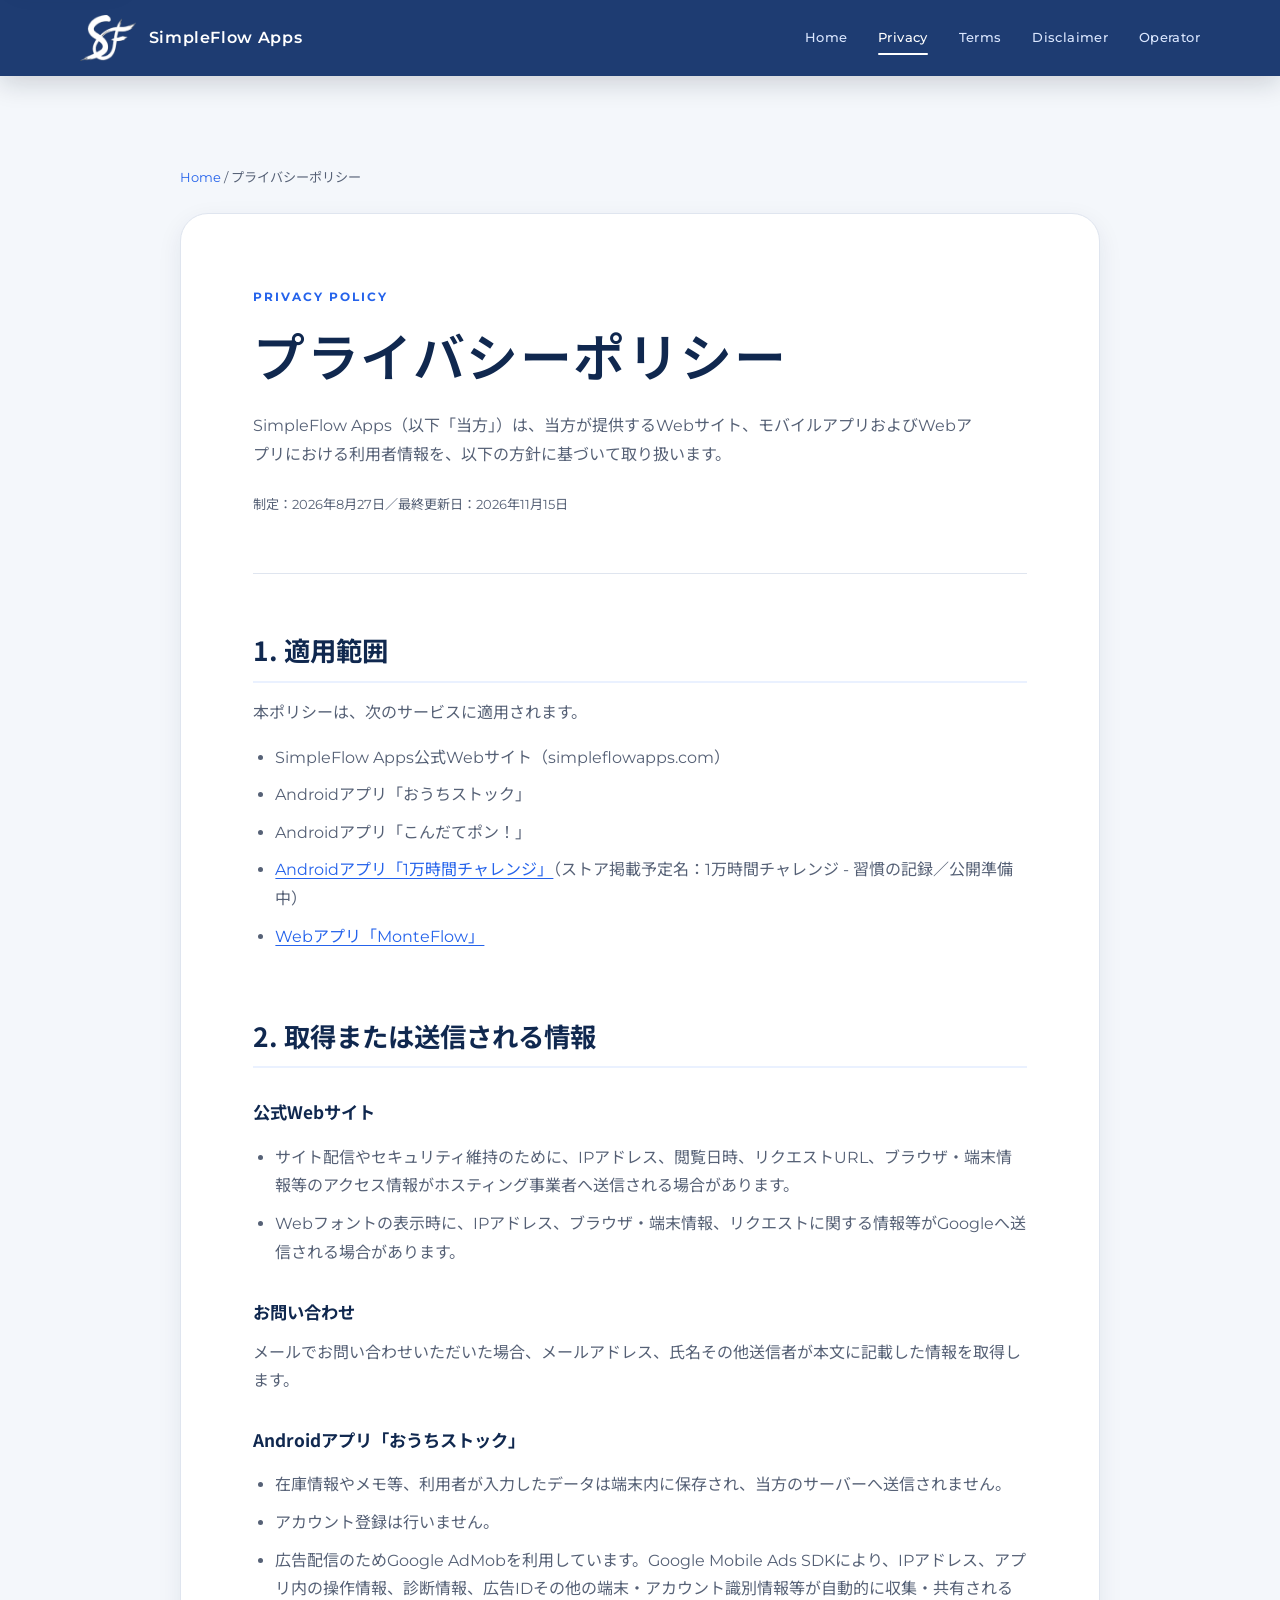
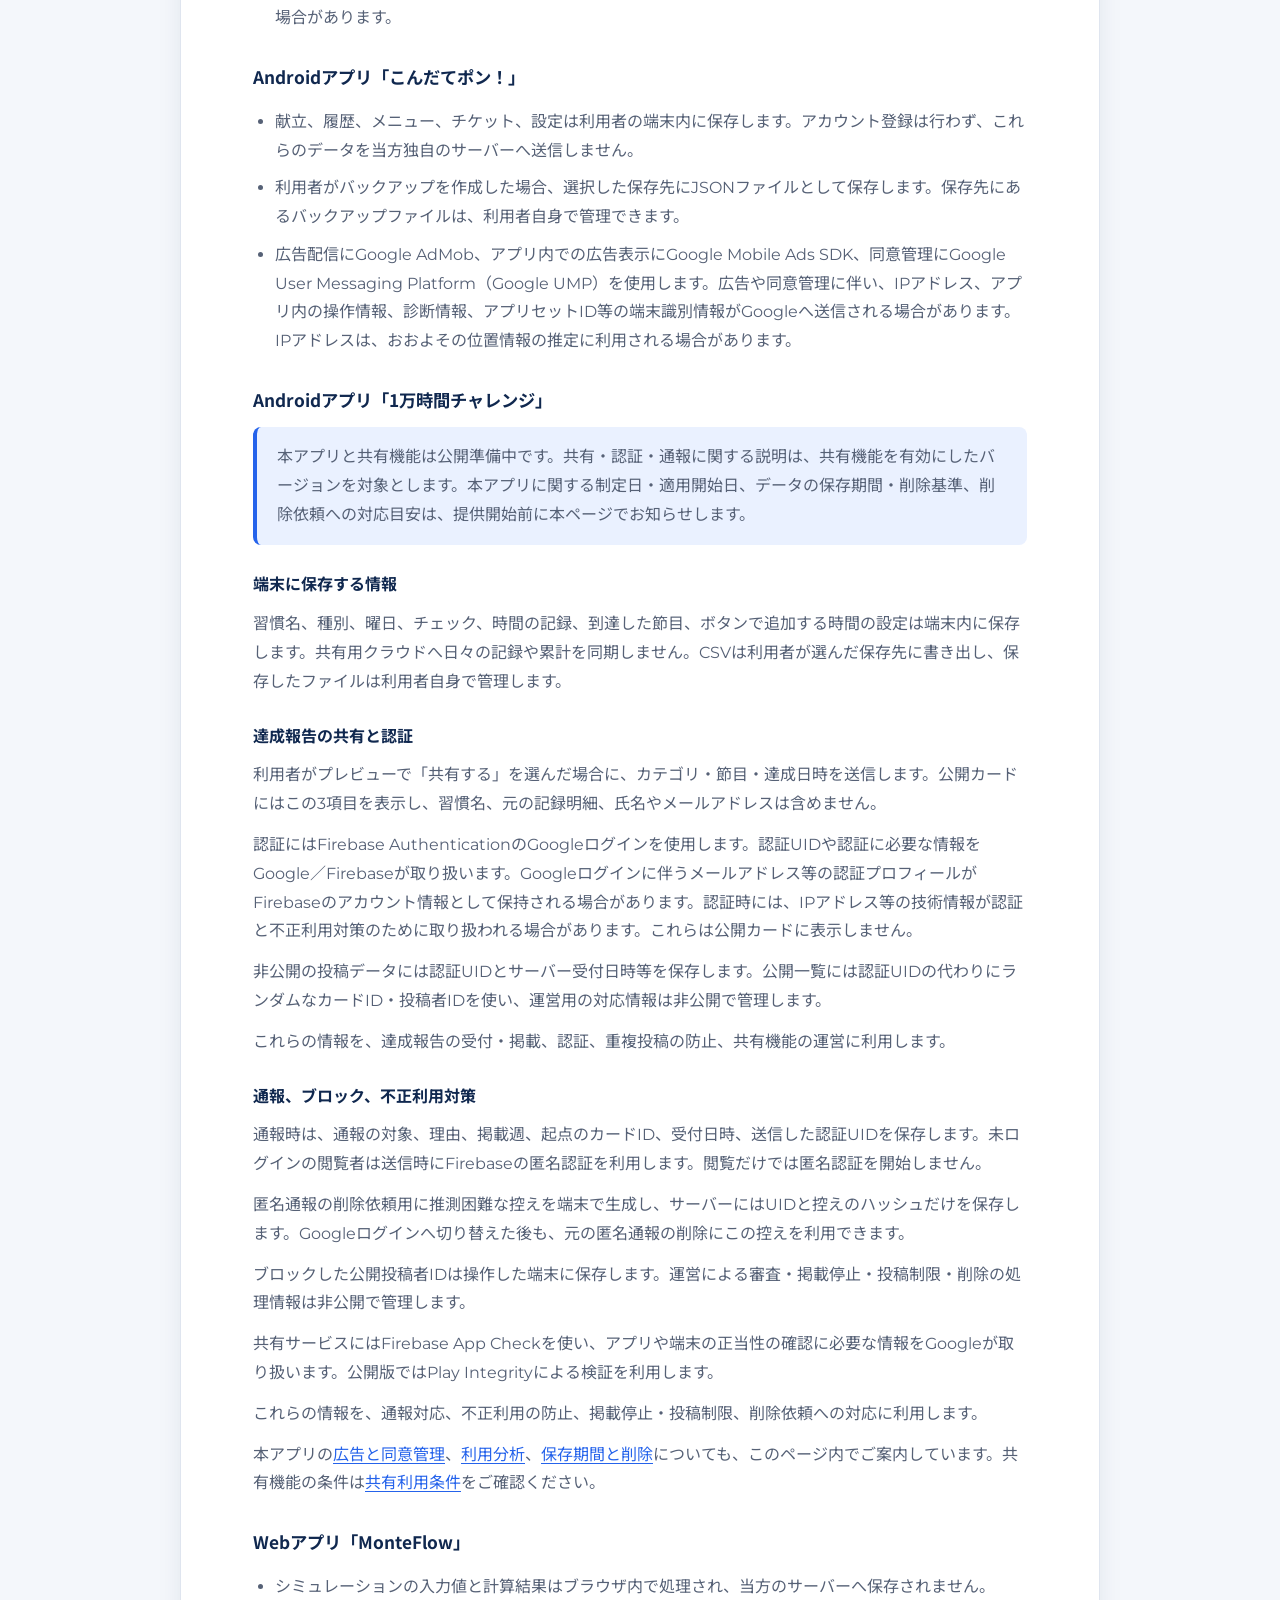
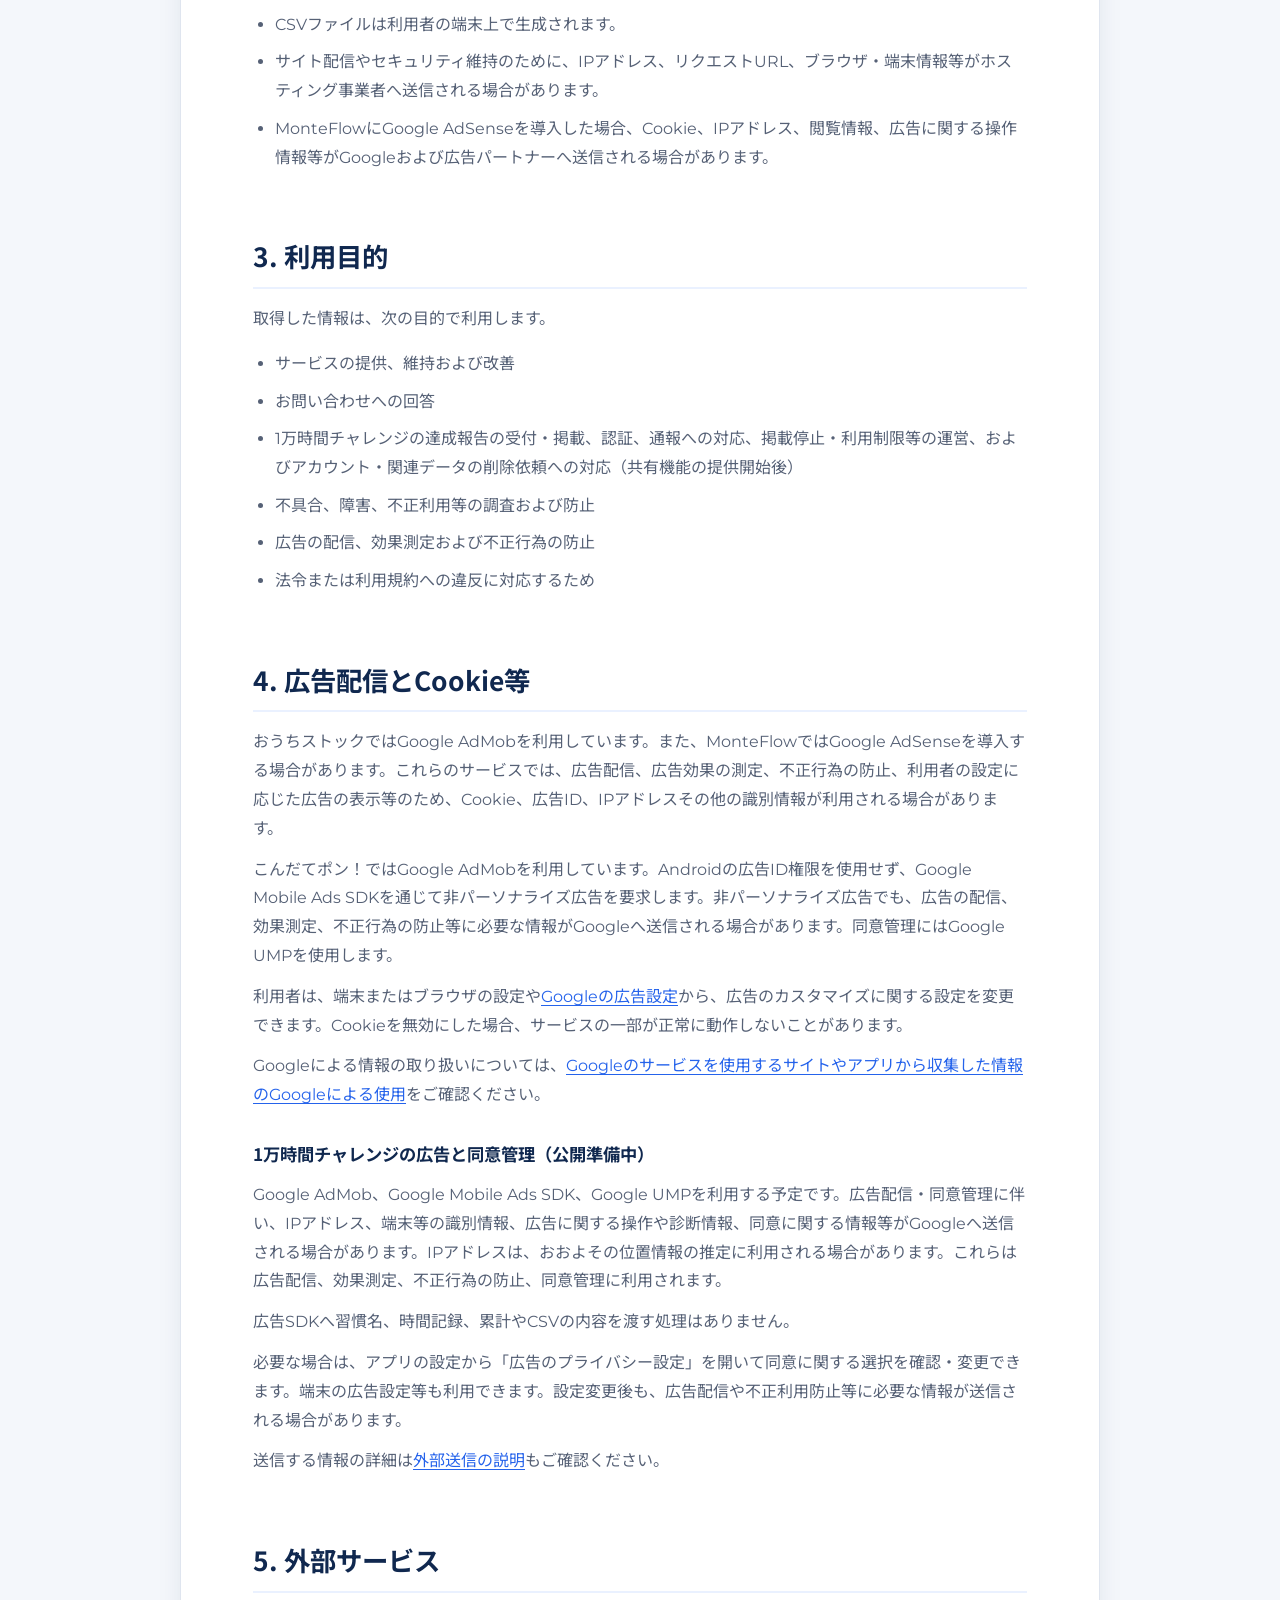
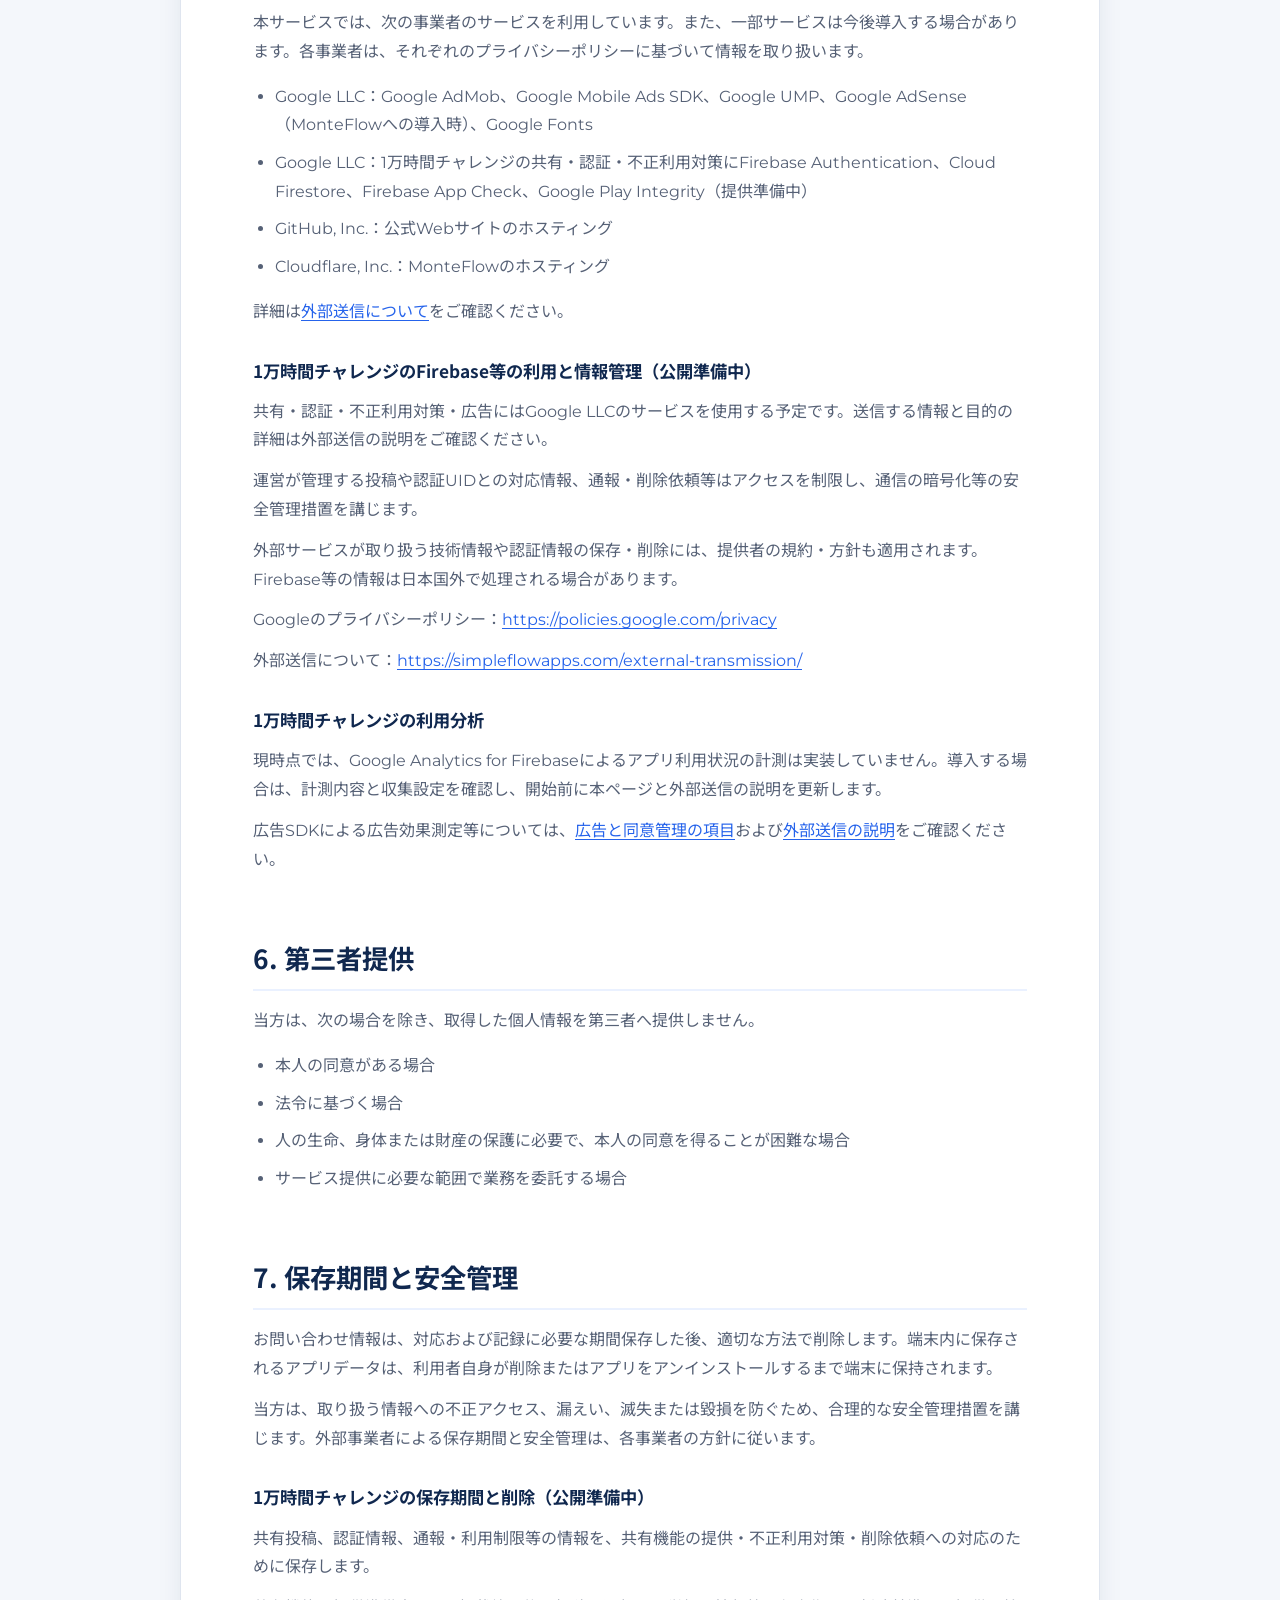
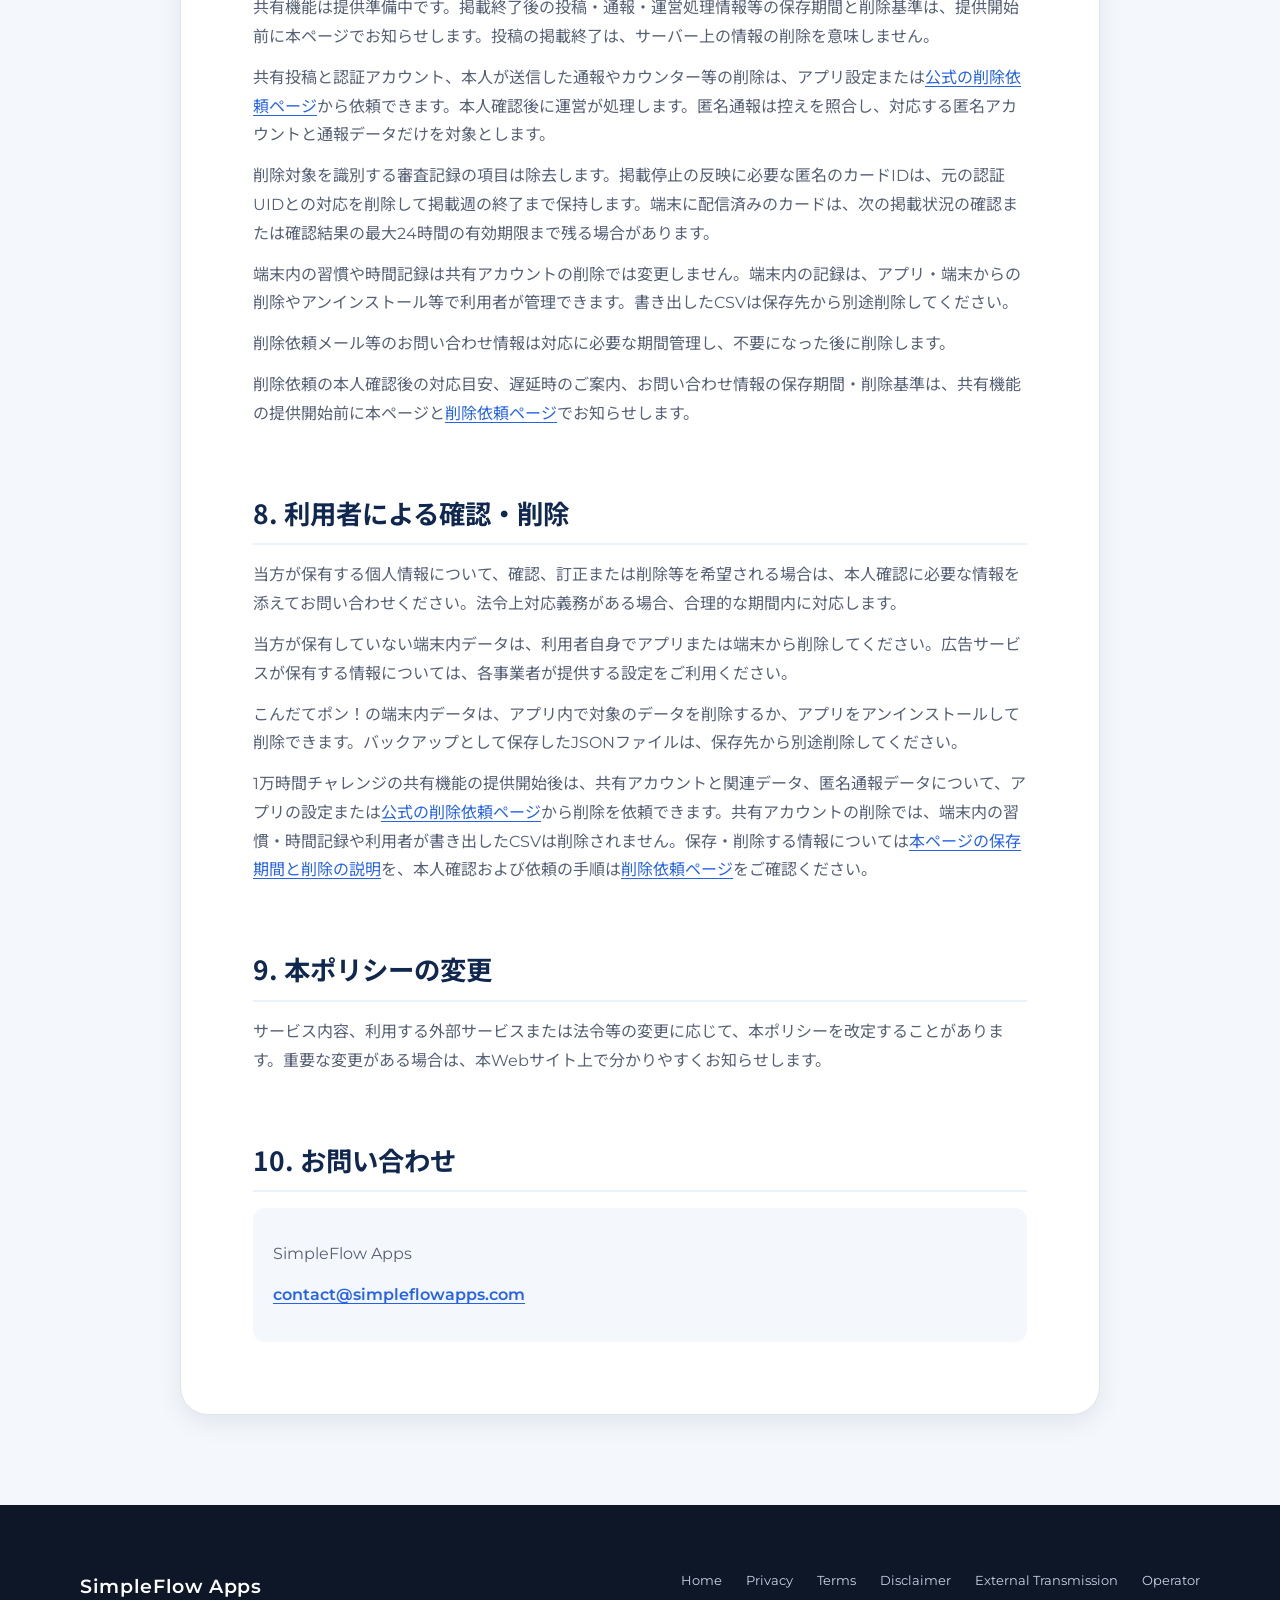
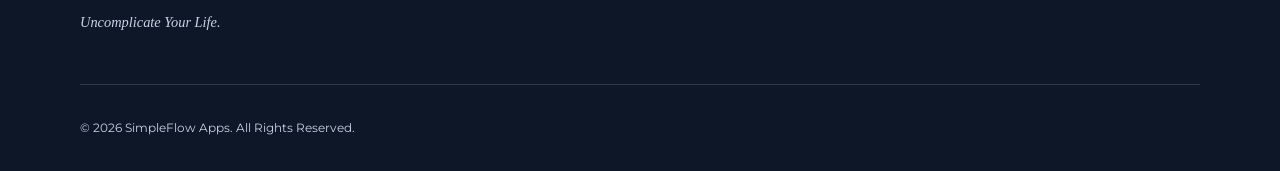
<file: privacy/index.html>
<!DOCTYPE html>
<html lang="ja">
<head>
    <meta charset="UTF-8">
    <meta name="viewport" content="width=device-width, initial-scale=1.0">
    <title>プライバシーポリシー | SimpleFlow Apps</title>
    <meta name="description" content="SimpleFlow Appsが提供するWebサイト、モバイルアプリ、Webアプリにおける情報の取り扱いについて説明します。">
    <meta name="theme-color" content="#17366e">

    <link rel="canonical" href="https://simpleflowapps.com/privacy/">
    <meta property="og:type" content="website">
    <meta property="og:locale" content="ja_JP">
    <meta property="og:site_name" content="SimpleFlow Apps">
    <meta property="og:title" content="プライバシーポリシー | SimpleFlow Apps">
    <meta property="og:description" content="SimpleFlow Appsが提供するWebサイト、モバイルアプリ、Webアプリにおける情報の取り扱いについて説明します。">
    <meta property="og:url" content="https://simpleflowapps.com/privacy/">
    <meta property="og:image" content="https://simpleflowapps.com/assets/images/og-image.jpg">
    <meta property="og:image:type" content="image/jpeg">
    <meta property="og:image:width" content="1200">
    <meta property="og:image:height" content="630">
    <meta property="og:image:alt" content="SimpleFlow Apps">
    <meta name="twitter:card" content="summary_large_image">
    <meta name="twitter:title" content="プライバシーポリシー | SimpleFlow Apps">
    <meta name="twitter:description" content="SimpleFlow Appsが提供するWebサイト、モバイルアプリ、Webアプリにおける情報の取り扱いについて説明します。">
    <meta name="twitter:image" content="https://simpleflowapps.com/assets/images/og-image.jpg">
    <meta name="twitter:image:alt" content="SimpleFlow Apps">

    <link rel="icon" href="/favicon.ico" sizes="any">
    <link rel="icon" href="/assets/icons/favicon-16x16.png" type="image/png" sizes="16x16">
    <link rel="icon" href="/assets/icons/favicon-32x32.png" type="image/png" sizes="32x32">
    <link rel="icon" href="/assets/icons/favicon-192x192.png" type="image/png" sizes="192x192">
    <link rel="apple-touch-icon" href="/assets/icons/apple-touch-icon.png" sizes="180x180">
    <link rel="preconnect" href="https://fonts.googleapis.com">
    <link rel="preconnect" href="https://fonts.gstatic.com" crossorigin>
    <link href="https://fonts.googleapis.com/css2?family=Montserrat:wght@400;500;600;700&amp;family=Noto+Sans+JP:wght@300;400;500;600;700&amp;display=swap" rel="stylesheet">
    <link rel="stylesheet" href="../assets/css/styles.css">
</head>
<body class="legal-page">
    <a class="skip-link" href="#main-content">本文へ移動</a>

    <header class="site-header">
        <div class="site-header__inner">
            <a href="../" class="brand" aria-label="SimpleFlow Apps ホーム">
                <img src="../Logo_transparent.png" alt="" class="brand__mark" width="256" height="211">
                <span class="brand__name">SimpleFlow Apps</span>
            </a>
            <nav class="site-nav" aria-label="法務情報ナビゲーション">
                <ul>
                    <li><a href="../">Home</a></li>
                    <li><a href="../privacy/" aria-current="page">Privacy</a></li>
                    <li><a href="../terms/">Terms</a></li>
                    <li><a href="../disclaimer/">Disclaimer</a></li>
                    <li><a href="../operator/">Operator</a></li>
                </ul>
            </nav>
        </div>
    </header>

    <main id="main-content" class="legal-main">
        <p class="breadcrumb"><a href="../">Home</a> / プライバシーポリシー</p>

        <article class="legal-document">
            <header class="legal-document__header">
                <p class="section-heading__label">Privacy Policy</p>
                <h1>プライバシーポリシー</h1>
                <p class="legal-document__lead">
                    SimpleFlow Apps（以下「当方」）は、当方が提供するWebサイト、モバイルアプリおよびWebアプリにおける利用者情報を、以下の方針に基づいて取り扱います。
                </p>
                <p class="legal-document__meta">制定：2026年8月27日／最終更新日：2026年11月15日</p>
            </header>

            <div class="legal-document__body">
                <section class="legal-section">
                    <h2>1. 適用範囲</h2>
                    <p>本ポリシーは、次のサービスに適用されます。</p>
                    <ul>
                        <li>SimpleFlow Apps公式Webサイト（simpleflowapps.com）</li>
                        <li>Androidアプリ「おうちストック」</li>
                        <li>Androidアプリ「こんだてポン！」</li>
                        <li><a href="#10000hours">Androidアプリ「1万時間チャレンジ」</a>（ストア掲載予定名：1万時間チャレンジ - 習慣の記録／公開準備中）</li>
                        <li><a href="https://simulator.simpleflowapps.com/" target="_blank" rel="noopener noreferrer">Webアプリ「MonteFlow」</a></li>
                    </ul>
                </section>

                <section class="legal-section">
                    <h2>2. 取得または送信される情報</h2>

                    <h3>公式Webサイト</h3>
                    <ul>
                        <li>サイト配信やセキュリティ維持のために、IPアドレス、閲覧日時、リクエストURL、ブラウザ・端末情報等のアクセス情報がホスティング事業者へ送信される場合があります。</li>
                        <li>Webフォントの表示時に、IPアドレス、ブラウザ・端末情報、リクエストに関する情報等がGoogleへ送信される場合があります。</li>
                    </ul>

                    <h3>お問い合わせ</h3>
                    <p>メールでお問い合わせいただいた場合、メールアドレス、氏名その他送信者が本文に記載した情報を取得します。</p>

                    <h3>Androidアプリ「おうちストック」</h3>
                    <ul>
                        <li>在庫情報やメモ等、利用者が入力したデータは端末内に保存され、当方のサーバーへ送信されません。</li>
                        <li>アカウント登録は行いません。</li>
                        <li>広告配信のためGoogle AdMobを利用しています。Google Mobile Ads SDKにより、IPアドレス、アプリ内の操作情報、診断情報、広告IDその他の端末・アカウント識別情報等が自動的に収集・共有される場合があります。</li>
                    </ul>

                    <h3 id="kondatte-pon">Androidアプリ「こんだてポン！」</h3>
                    <ul>
                        <li>献立、履歴、メニュー、チケット、設定は利用者の端末内に保存します。アカウント登録は行わず、これらのデータを当方独自のサーバーへ送信しません。</li>
                        <li>利用者がバックアップを作成した場合、選択した保存先にJSONファイルとして保存します。保存先にあるバックアップファイルは、利用者自身で管理できます。</li>
                        <li>広告配信にGoogle AdMob、アプリ内での広告表示にGoogle Mobile Ads SDK、同意管理にGoogle User Messaging Platform（Google UMP）を使用します。広告や同意管理に伴い、IPアドレス、アプリ内の操作情報、診断情報、アプリセットID等の端末識別情報がGoogleへ送信される場合があります。IPアドレスは、おおよその位置情報の推定に利用される場合があります。</li>
                    </ul>

                    <h3 id="10000hours">Androidアプリ「1万時間チャレンジ」</h3>
                    <p class="legal-note">本アプリと共有機能は公開準備中です。共有・認証・通報に関する説明は、共有機能を有効にしたバージョンを対象とします。本アプリに関する制定日・適用開始日、データの保存期間・削除基準、削除依頼への対応目安は、提供開始前に本ページでお知らせします。</p>
                    <h4 id="10000hours-local">端末に保存する情報</h4>
                    <p>習慣名、種別、曜日、チェック、時間の記録、到達した節目、ボタンで追加する時間の設定は端末内に保存します。共有用クラウドへ日々の記録や累計を同期しません。CSVは利用者が選んだ保存先に書き出し、保存したファイルは利用者自身で管理します。</p>

                    <h4 id="10000hours-sharing">達成報告の共有と認証</h4>
                    <p>利用者がプレビューで「共有する」を選んだ場合に、カテゴリ・節目・達成日時を送信します。公開カードにはこの3項目を表示し、習慣名、元の記録明細、氏名やメールアドレスは含めません。</p>
                    <p>認証にはFirebase AuthenticationのGoogleログインを使用します。認証UIDや認証に必要な情報をGoogle／Firebaseが取り扱います。Googleログインに伴うメールアドレス等の認証プロフィールがFirebaseのアカウント情報として保持される場合があります。認証時には、IPアドレス等の技術情報が認証と不正利用対策のために取り扱われる場合があります。これらは公開カードに表示しません。</p>
                    <p>非公開の投稿データには認証UIDとサーバー受付日時等を保存します。公開一覧には認証UIDの代わりにランダムなカードID・投稿者IDを使い、運営用の対応情報は非公開で管理します。</p>
                    <p>これらの情報を、達成報告の受付・掲載、認証、重複投稿の防止、共有機能の運営に利用します。</p>

                    <h4 id="10000hours-reporting">通報、ブロック、不正利用対策</h4>
                    <p>通報時は、通報の対象、理由、掲載週、起点のカードID、受付日時、送信した認証UIDを保存します。未ログインの閲覧者は送信時にFirebaseの匿名認証を利用します。閲覧だけでは匿名認証を開始しません。</p>
                    <p>匿名通報の削除依頼用に推測困難な控えを端末で生成し、サーバーにはUIDと控えのハッシュだけを保存します。Googleログインへ切り替えた後も、元の匿名通報の削除にこの控えを利用できます。</p>
                    <p>ブロックした公開投稿者IDは操作した端末に保存します。運営による審査・掲載停止・投稿制限・削除の処理情報は非公開で管理します。</p>
                    <p>共有サービスにはFirebase App Checkを使い、アプリや端末の正当性の確認に必要な情報をGoogleが取り扱います。公開版ではPlay Integrityによる検証を利用します。</p>
                    <p>これらの情報を、通報対応、不正利用の防止、掲載停止・投稿制限、削除依頼への対応に利用します。</p>

                    <p>本アプリの<a href="#10000hours-advertising">広告と同意管理</a>、<a href="#10000hours-analytics">利用分析</a>、<a href="#10000hours-retention">保存期間と削除</a>についても、このページ内でご案内しています。共有機能の条件は<a href="../10000hours/terms/">共有利用条件</a>をご確認ください。</p>

                    <h3>Webアプリ「MonteFlow」</h3>
                    <ul>
                        <li>シミュレーションの入力値と計算結果はブラウザ内で処理され、当方のサーバーへ保存されません。</li>
                        <li>CSVファイルは利用者の端末上で生成されます。</li>
                        <li>サイト配信やセキュリティ維持のために、IPアドレス、リクエストURL、ブラウザ・端末情報等がホスティング事業者へ送信される場合があります。</li>
                        <li>MonteFlowにGoogle AdSenseを導入した場合、Cookie、IPアドレス、閲覧情報、広告に関する操作情報等がGoogleおよび広告パートナーへ送信される場合があります。</li>
                    </ul>
                </section>

                <section class="legal-section">
                    <h2>3. 利用目的</h2>
                    <p>取得した情報は、次の目的で利用します。</p>
                    <ul>
                        <li>サービスの提供、維持および改善</li>
                        <li>お問い合わせへの回答</li>
                        <li>1万時間チャレンジの達成報告の受付・掲載、認証、通報への対応、掲載停止・利用制限等の運営、およびアカウント・関連データの削除依頼への対応（共有機能の提供開始後）</li>
                        <li>不具合、障害、不正利用等の調査および防止</li>
                        <li>広告の配信、効果測定および不正行為の防止</li>
                        <li>法令または利用規約への違反に対応するため</li>
                    </ul>
                </section>

                <section class="legal-section">
                    <h2>4. 広告配信とCookie等</h2>
                    <p>
                        おうちストックではGoogle AdMobを利用しています。また、MonteFlowではGoogle AdSenseを導入する場合があります。これらのサービスでは、広告配信、広告効果の測定、不正行為の防止、利用者の設定に応じた広告の表示等のため、Cookie、広告ID、IPアドレスその他の識別情報が利用される場合があります。
                    </p>
                    <p>
                        こんだてポン！ではGoogle AdMobを利用しています。Androidの広告ID権限を使用せず、Google Mobile Ads SDKを通じて非パーソナライズ広告を要求します。非パーソナライズ広告でも、広告の配信、効果測定、不正行為の防止等に必要な情報がGoogleへ送信される場合があります。同意管理にはGoogle UMPを使用します。
                    </p>
                    <p>
                        利用者は、端末またはブラウザの設定や<a href="https://adssettings.google.com/" target="_blank" rel="noopener noreferrer">Googleの広告設定</a>から、広告のカスタマイズに関する設定を変更できます。Cookieを無効にした場合、サービスの一部が正常に動作しないことがあります。
                    </p>
                    <p>
                        Googleによる情報の取り扱いについては、<a href="https://policies.google.com/technologies/partner-sites?hl=ja" target="_blank" rel="noopener noreferrer">Googleのサービスを使用するサイトやアプリから収集した情報のGoogleによる使用</a>をご確認ください。
                    </p>
                    <h3 id="10000hours-advertising">1万時間チャレンジの広告と同意管理（公開準備中）</h3>
                    <p>Google AdMob、Google Mobile Ads SDK、Google UMPを利用する予定です。広告配信・同意管理に伴い、IPアドレス、端末等の識別情報、広告に関する操作や診断情報、同意に関する情報等がGoogleへ送信される場合があります。IPアドレスは、おおよその位置情報の推定に利用される場合があります。これらは広告配信、効果測定、不正行為の防止、同意管理に利用されます。</p>
                    <p>広告SDKへ習慣名、時間記録、累計やCSVの内容を渡す処理はありません。</p>
                    <p>必要な場合は、アプリの設定から「広告のプライバシー設定」を開いて同意に関する選択を確認・変更できます。端末の広告設定等も利用できます。設定変更後も、広告配信や不正利用防止等に必要な情報が送信される場合があります。</p>
                    <p>送信する情報の詳細は<a href="../external-transmission/">外部送信の説明</a>もご確認ください。</p>
                </section>

                <section class="legal-section">
                    <h2>5. 外部サービス</h2>
                    <p>本サービスでは、次の事業者のサービスを利用しています。また、一部サービスは今後導入する場合があります。各事業者は、それぞれのプライバシーポリシーに基づいて情報を取り扱います。</p>
                    <ul>
                        <li>Google LLC：Google AdMob、Google Mobile Ads SDK、Google UMP、Google AdSense（MonteFlowへの導入時）、Google Fonts</li>
                        <li>Google LLC：1万時間チャレンジの共有・認証・不正利用対策にFirebase Authentication、Cloud Firestore、Firebase App Check、Google Play Integrity（提供準備中）</li>
                        <li>GitHub, Inc.：公式Webサイトのホスティング</li>
                        <li>Cloudflare, Inc.：MonteFlowのホスティング</li>
                    </ul>
                    <p>詳細は<a href="../external-transmission/">外部送信について</a>をご確認ください。</p>
                    <h3 id="10000hours-services">1万時間チャレンジのFirebase等の利用と情報管理（公開準備中）</h3>
                    <p>共有・認証・不正利用対策・広告にはGoogle LLCのサービスを使用する予定です。送信する情報と目的の詳細は外部送信の説明をご確認ください。</p>
                    <p>運営が管理する投稿や認証UIDとの対応情報、通報・削除依頼等はアクセスを制限し、通信の暗号化等の安全管理措置を講じます。</p>
                    <p>外部サービスが取り扱う技術情報や認証情報の保存・削除には、提供者の規約・方針も適用されます。Firebase等の情報は日本国外で処理される場合があります。</p>
                    <p>Googleのプライバシーポリシー：<a href="https://policies.google.com/privacy">https://policies.google.com/privacy</a></p>
                    <p>外部送信について：<a href="https://simpleflowapps.com/external-transmission/">https://simpleflowapps.com/external-transmission/</a></p>

                    <h3 id="10000hours-analytics">1万時間チャレンジの利用分析</h3>
                    <p>現時点では、Google Analytics for Firebaseによるアプリ利用状況の計測は実装していません。導入する場合は、計測内容と収集設定を確認し、開始前に本ページと外部送信の説明を更新します。</p>
                    <p>広告SDKによる広告効果測定等については、<a href="#10000hours-advertising">広告と同意管理の項目</a>および<a href="../external-transmission/">外部送信の説明</a>をご確認ください。</p>

                </section>

                <section class="legal-section">
                    <h2>6. 第三者提供</h2>
                    <p>当方は、次の場合を除き、取得した個人情報を第三者へ提供しません。</p>
                    <ul>
                        <li>本人の同意がある場合</li>
                        <li>法令に基づく場合</li>
                        <li>人の生命、身体または財産の保護に必要で、本人の同意を得ることが困難な場合</li>
                        <li>サービス提供に必要な範囲で業務を委託する場合</li>
                    </ul>
                </section>

                <section class="legal-section">
                    <h2>7. 保存期間と安全管理</h2>
                    <p>お問い合わせ情報は、対応および記録に必要な期間保存した後、適切な方法で削除します。端末内に保存されるアプリデータは、利用者自身が削除またはアプリをアンインストールするまで端末に保持されます。</p>
                    <p>当方は、取り扱う情報への不正アクセス、漏えい、滅失または毀損を防ぐため、合理的な安全管理措置を講じます。外部事業者による保存期間と安全管理は、各事業者の方針に従います。</p>
                    <h3 id="10000hours-retention">1万時間チャレンジの保存期間と削除（公開準備中）</h3>
                    <p>共有投稿、認証情報、通報・利用制限等の情報を、共有機能の提供・不正利用対策・削除依頼への対応のために保存します。</p>
                    <p>共有機能は提供準備中です。掲載終了後の投稿・通報・運営処理情報等の保存期間と削除基準は、提供開始前に本ページでお知らせします。投稿の掲載終了は、サーバー上の情報の削除を意味しません。</p>
                    <p>共有投稿と認証アカウント、本人が送信した通報やカウンター等の削除は、アプリ設定または<a href="/10000hours/delete-account/">公式の削除依頼ページ</a>から依頼できます。本人確認後に運営が処理します。匿名通報は控えを照合し、対応する匿名アカウントと通報データだけを対象とします。</p>
                    <p>削除対象を識別する審査記録の項目は除去します。掲載停止の反映に必要な匿名のカードIDは、元の認証UIDとの対応を削除して掲載週の終了まで保持します。端末に配信済みのカードは、次の掲載状況の確認または確認結果の最大24時間の有効期限まで残る場合があります。</p>
                    <p>端末内の習慣や時間記録は共有アカウントの削除では変更しません。端末内の記録は、アプリ・端末からの削除やアンインストール等で利用者が管理できます。書き出したCSVは保存先から別途削除してください。</p>
                    <p>削除依頼メール等のお問い合わせ情報は対応に必要な期間管理し、不要になった後に削除します。</p>
                    <p>削除依頼の本人確認後の対応目安、遅延時のご案内、お問い合わせ情報の保存期間・削除基準は、共有機能の提供開始前に本ページと<a href="/10000hours/delete-account/">削除依頼ページ</a>でお知らせします。</p>
                </section>

                <section class="legal-section">
                    <h2>8. 利用者による確認・削除</h2>
                    <p>当方が保有する個人情報について、確認、訂正または削除等を希望される場合は、本人確認に必要な情報を添えてお問い合わせください。法令上対応義務がある場合、合理的な期間内に対応します。</p>
                    <p>当方が保有していない端末内データは、利用者自身でアプリまたは端末から削除してください。広告サービスが保有する情報については、各事業者が提供する設定をご利用ください。</p>
                    <p>こんだてポン！の端末内データは、アプリ内で対象のデータを削除するか、アプリをアンインストールして削除できます。バックアップとして保存したJSONファイルは、保存先から別途削除してください。</p>
                    <p>1万時間チャレンジの共有機能の提供開始後は、共有アカウントと関連データ、匿名通報データについて、アプリの設定または<a href="../10000hours/delete-account/">公式の削除依頼ページ</a>から削除を依頼できます。共有アカウントの削除では、端末内の習慣・時間記録や利用者が書き出したCSVは削除されません。保存・削除する情報については<a href="#10000hours-retention">本ページの保存期間と削除の説明</a>を、本人確認および依頼の手順は<a href="../10000hours/delete-account/">削除依頼ページ</a>をご確認ください。</p>
                </section>

                <section class="legal-section">
                    <h2>9. 本ポリシーの変更</h2>
                    <p>サービス内容、利用する外部サービスまたは法令等の変更に応じて、本ポリシーを改定することがあります。重要な変更がある場合は、本Webサイト上で分かりやすくお知らせします。</p>
                </section>

                <section class="legal-section">
                    <h2>10. お問い合わせ</h2>
                    <div class="legal-contact">
                        <p>SimpleFlow Apps</p>
                        <p><a href="mailto:contact@simpleflowapps.com">contact@simpleflowapps.com</a></p>
                    </div>
                </section>
            </div>
        </article>
    </main>

    <footer class="site-footer">
        <div class="site-footer__inner">
            <div>
                <p class="site-footer__brand">SimpleFlow Apps</p>
                <p class="site-footer__message">Uncomplicate Your Life.</p>
            </div>
            <div class="site-footer__links">
                <a href="../">Home</a>
                <a href="../privacy/">Privacy</a>
                <a href="../terms/">Terms</a>
                <a href="../disclaimer/">Disclaimer</a>
                <a href="../external-transmission/">External Transmission</a>
                <a href="../operator/">Operator</a>
            </div>
        </div>
        <p class="site-footer__copyright">&copy; 2026 SimpleFlow Apps. All Rights Reserved.</p>
    </footer>
</body>
</html>
</file>
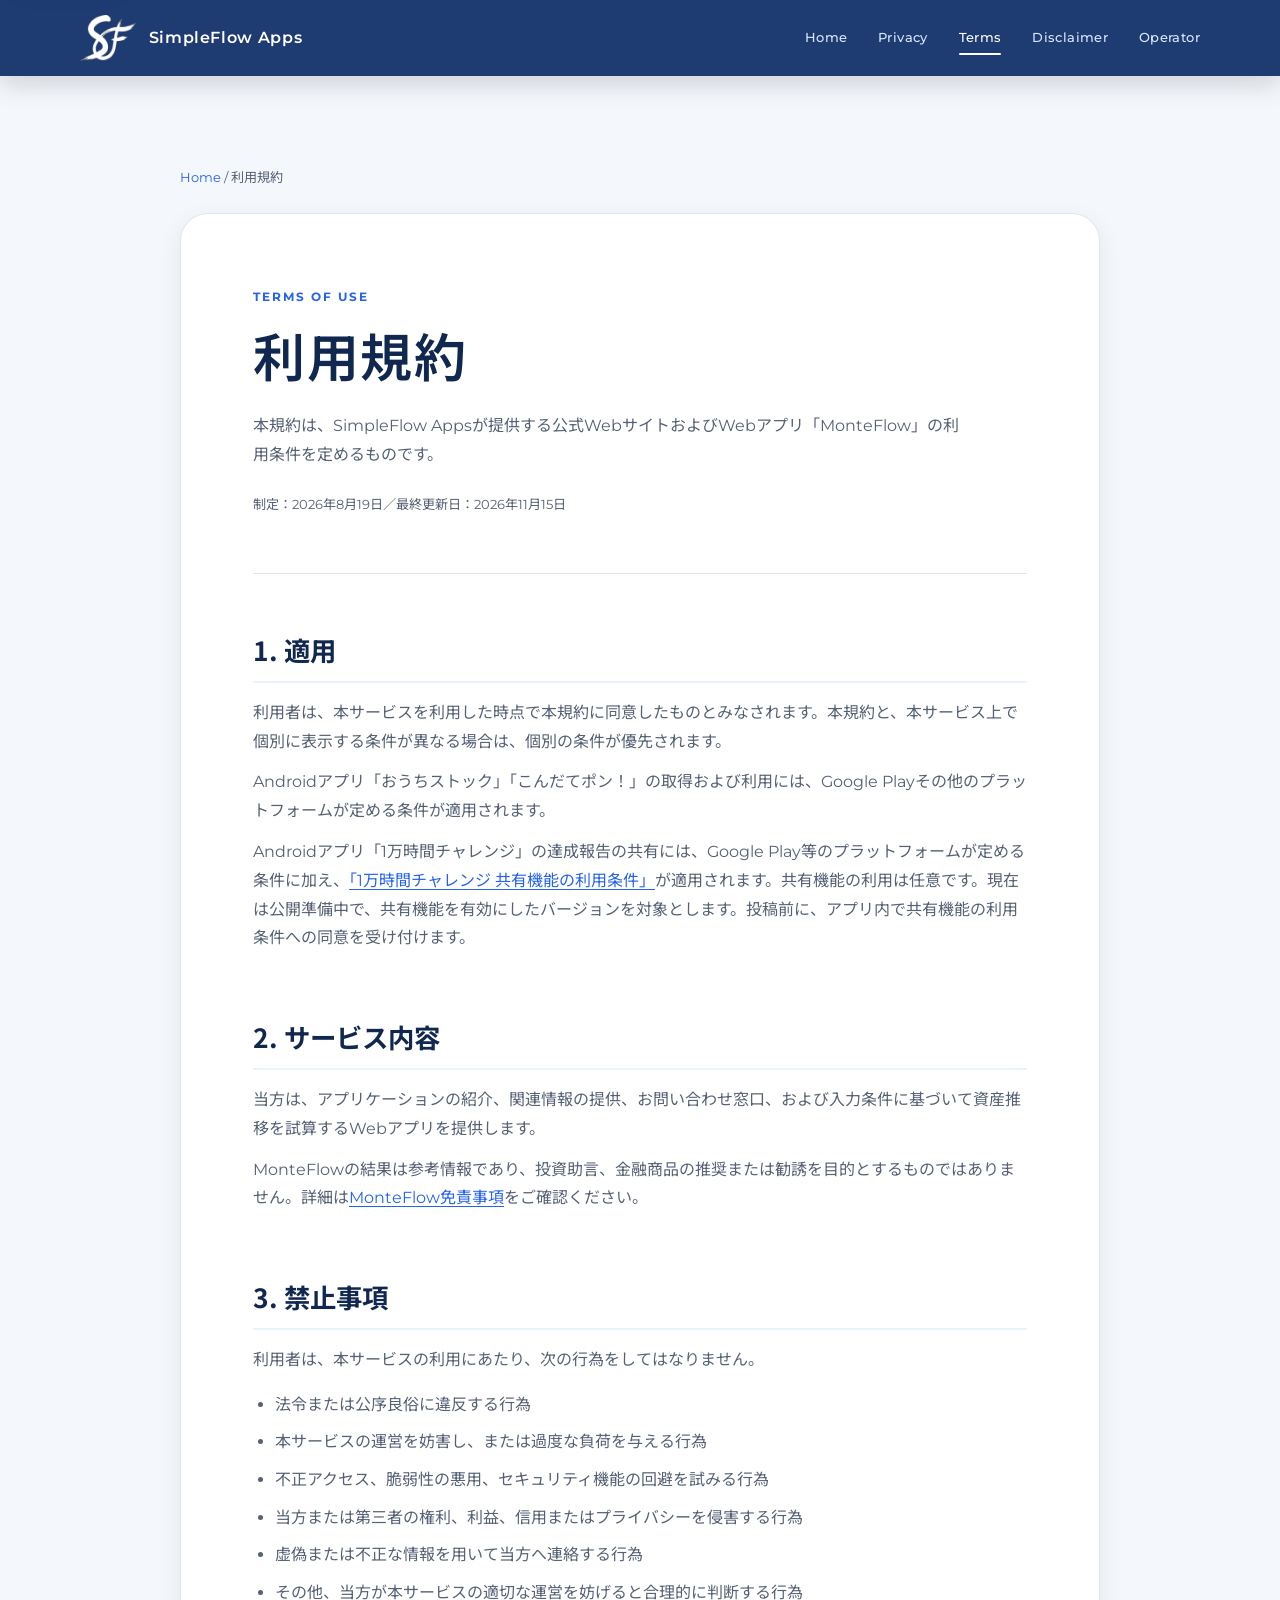
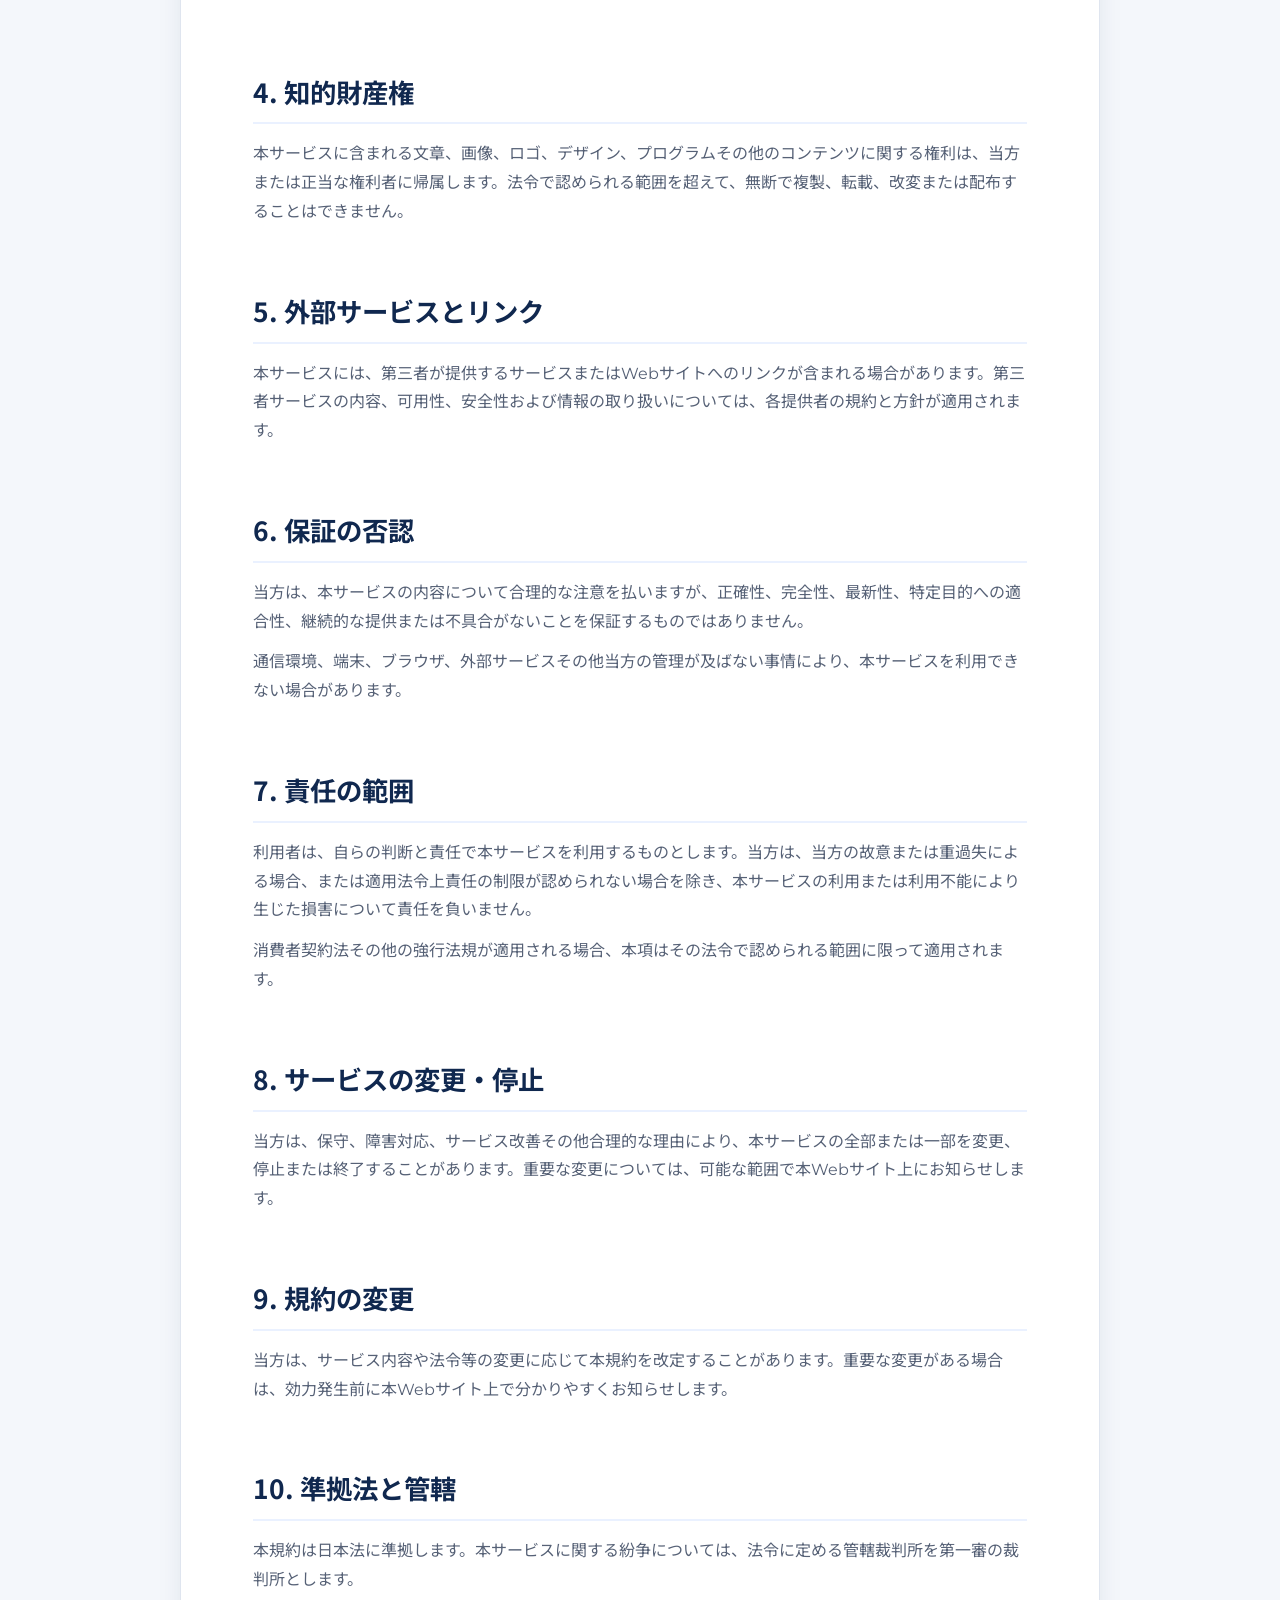
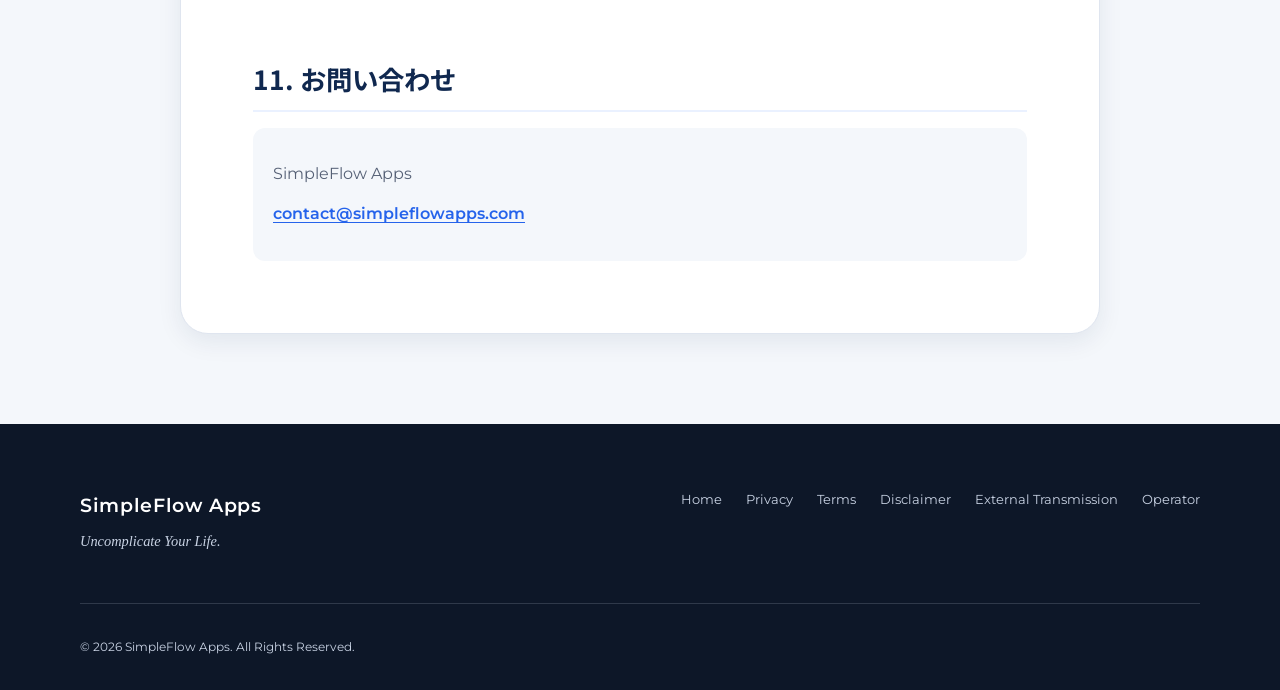
<file: terms/index.html>
<!DOCTYPE html>
<html lang="ja">
<head>
    <meta charset="UTF-8">
    <meta name="viewport" content="width=device-width, initial-scale=1.0">
    <title>利用規約 | SimpleFlow Apps</title>
    <meta name="description" content="SimpleFlow Apps公式WebサイトおよびMonteFlowの利用条件を定める利用規約です。">
    <meta name="theme-color" content="#17366e">

    <link rel="canonical" href="https://simpleflowapps.com/terms/">
    <meta property="og:type" content="website">
    <meta property="og:locale" content="ja_JP">
    <meta property="og:site_name" content="SimpleFlow Apps">
    <meta property="og:title" content="利用規約 | SimpleFlow Apps">
    <meta property="og:description" content="SimpleFlow Apps公式WebサイトおよびMonteFlowの利用条件を定める利用規約です。">
    <meta property="og:url" content="https://simpleflowapps.com/terms/">
    <meta property="og:image" content="https://simpleflowapps.com/assets/images/og-image.jpg">
    <meta property="og:image:type" content="image/jpeg">
    <meta property="og:image:width" content="1200">
    <meta property="og:image:height" content="630">
    <meta property="og:image:alt" content="SimpleFlow Apps">
    <meta name="twitter:card" content="summary_large_image">
    <meta name="twitter:title" content="利用規約 | SimpleFlow Apps">
    <meta name="twitter:description" content="SimpleFlow Apps公式WebサイトおよびMonteFlowの利用条件を定める利用規約です。">
    <meta name="twitter:image" content="https://simpleflowapps.com/assets/images/og-image.jpg">
    <meta name="twitter:image:alt" content="SimpleFlow Apps">

    <link rel="icon" href="/favicon.ico" sizes="any">
    <link rel="icon" href="/assets/icons/favicon-16x16.png" type="image/png" sizes="16x16">
    <link rel="icon" href="/assets/icons/favicon-32x32.png" type="image/png" sizes="32x32">
    <link rel="icon" href="/assets/icons/favicon-192x192.png" type="image/png" sizes="192x192">
    <link rel="apple-touch-icon" href="/assets/icons/apple-touch-icon.png" sizes="180x180">
    <link rel="preconnect" href="https://fonts.googleapis.com">
    <link rel="preconnect" href="https://fonts.gstatic.com" crossorigin>
    <link href="https://fonts.googleapis.com/css2?family=Montserrat:wght@400;500;600;700&amp;family=Noto+Sans+JP:wght@300;400;500;600;700&amp;display=swap" rel="stylesheet">
    <link rel="stylesheet" href="../assets/css/styles.css">
</head>
<body class="legal-page">
    <a class="skip-link" href="#main-content">本文へ移動</a>

    <header class="site-header">
        <div class="site-header__inner">
            <a href="../" class="brand" aria-label="SimpleFlow Apps ホーム">
                <img src="../Logo_transparent.png" alt="" class="brand__mark" width="256" height="211">
                <span class="brand__name">SimpleFlow Apps</span>
            </a>
            <nav class="site-nav" aria-label="法務情報ナビゲーション">
                <ul>
                    <li><a href="../">Home</a></li>
                    <li><a href="../privacy/">Privacy</a></li>
                    <li><a href="../terms/" aria-current="page">Terms</a></li>
                    <li><a href="../disclaimer/">Disclaimer</a></li>
                    <li><a href="../operator/">Operator</a></li>
                </ul>
            </nav>
        </div>
    </header>

    <main id="main-content" class="legal-main">
        <p class="breadcrumb"><a href="../">Home</a> / 利用規約</p>

        <article class="legal-document">
            <header class="legal-document__header">
                <p class="section-heading__label">Terms of Use</p>
                <h1>利用規約</h1>
                <p class="legal-document__lead">
                    本規約は、SimpleFlow Appsが提供する公式WebサイトおよびWebアプリ「MonteFlow」の利用条件を定めるものです。
                </p>
                <p class="legal-document__meta">制定：2026年8月19日／最終更新日：2026年11月15日</p>
            </header>

            <div class="legal-document__body">
                <section class="legal-section">
                    <h2>1. 適用</h2>
                    <p>利用者は、本サービスを利用した時点で本規約に同意したものとみなされます。本規約と、本サービス上で個別に表示する条件が異なる場合は、個別の条件が優先されます。</p>
                    <p>Androidアプリ「おうちストック」「こんだてポン！」の取得および利用には、Google Playその他のプラットフォームが定める条件が適用されます。</p>
                    <p>Androidアプリ「1万時間チャレンジ」の達成報告の共有には、Google Play等のプラットフォームが定める条件に加え、<a href="../10000hours/terms/">「1万時間チャレンジ 共有機能の利用条件」</a>が適用されます。共有機能の利用は任意です。現在は公開準備中で、共有機能を有効にしたバージョンを対象とします。投稿前に、アプリ内で共有機能の利用条件への同意を受け付けます。</p>
                </section>

                <section class="legal-section">
                    <h2>2. サービス内容</h2>
                    <p>当方は、アプリケーションの紹介、関連情報の提供、お問い合わせ窓口、および入力条件に基づいて資産推移を試算するWebアプリを提供します。</p>
                    <p>MonteFlowの結果は参考情報であり、投資助言、金融商品の推奨または勧誘を目的とするものではありません。詳細は<a href="../disclaimer/">MonteFlow免責事項</a>をご確認ください。</p>
                </section>

                <section class="legal-section">
                    <h2>3. 禁止事項</h2>
                    <p>利用者は、本サービスの利用にあたり、次の行為をしてはなりません。</p>
                    <ul>
                        <li>法令または公序良俗に違反する行為</li>
                        <li>本サービスの運営を妨害し、または過度な負荷を与える行為</li>
                        <li>不正アクセス、脆弱性の悪用、セキュリティ機能の回避を試みる行為</li>
                        <li>当方または第三者の権利、利益、信用またはプライバシーを侵害する行為</li>
                        <li>虚偽または不正な情報を用いて当方へ連絡する行為</li>
                        <li>その他、当方が本サービスの適切な運営を妨げると合理的に判断する行為</li>
                    </ul>
                </section>

                <section class="legal-section">
                    <h2>4. 知的財産権</h2>
                    <p>本サービスに含まれる文章、画像、ロゴ、デザイン、プログラムその他のコンテンツに関する権利は、当方または正当な権利者に帰属します。法令で認められる範囲を超えて、無断で複製、転載、改変または配布することはできません。</p>
                </section>

                <section class="legal-section">
                    <h2>5. 外部サービスとリンク</h2>
                    <p>本サービスには、第三者が提供するサービスまたはWebサイトへのリンクが含まれる場合があります。第三者サービスの内容、可用性、安全性および情報の取り扱いについては、各提供者の規約と方針が適用されます。</p>
                </section>

                <section class="legal-section">
                    <h2>6. 保証の否認</h2>
                    <p>当方は、本サービスの内容について合理的な注意を払いますが、正確性、完全性、最新性、特定目的への適合性、継続的な提供または不具合がないことを保証するものではありません。</p>
                    <p>通信環境、端末、ブラウザ、外部サービスその他当方の管理が及ばない事情により、本サービスを利用できない場合があります。</p>
                </section>

                <section class="legal-section">
                    <h2>7. 責任の範囲</h2>
                    <p>利用者は、自らの判断と責任で本サービスを利用するものとします。当方は、当方の故意または重過失による場合、または適用法令上責任の制限が認められない場合を除き、本サービスの利用または利用不能により生じた損害について責任を負いません。</p>
                    <p>消費者契約法その他の強行法規が適用される場合、本項はその法令で認められる範囲に限って適用されます。</p>
                </section>

                <section class="legal-section">
                    <h2>8. サービスの変更・停止</h2>
                    <p>当方は、保守、障害対応、サービス改善その他合理的な理由により、本サービスの全部または一部を変更、停止または終了することがあります。重要な変更については、可能な範囲で本Webサイト上にお知らせします。</p>
                </section>

                <section class="legal-section">
                    <h2>9. 規約の変更</h2>
                    <p>当方は、サービス内容や法令等の変更に応じて本規約を改定することがあります。重要な変更がある場合は、効力発生前に本Webサイト上で分かりやすくお知らせします。</p>
                </section>

                <section class="legal-section">
                    <h2>10. 準拠法と管轄</h2>
                    <p>本規約は日本法に準拠します。本サービスに関する紛争については、法令に定める管轄裁判所を第一審の裁判所とします。</p>
                </section>

                <section class="legal-section">
                    <h2>11. お問い合わせ</h2>
                    <div class="legal-contact">
                        <p>SimpleFlow Apps</p>
                        <p><a href="mailto:contact@simpleflowapps.com">contact@simpleflowapps.com</a></p>
                    </div>
                </section>
            </div>
        </article>
    </main>

    <footer class="site-footer">
        <div class="site-footer__inner">
            <div>
                <p class="site-footer__brand">SimpleFlow Apps</p>
                <p class="site-footer__message">Uncomplicate Your Life.</p>
            </div>
            <div class="site-footer__links">
                <a href="../">Home</a>
                <a href="../privacy/">Privacy</a>
                <a href="../terms/">Terms</a>
                <a href="../disclaimer/">Disclaimer</a>
                <a href="../external-transmission/">External Transmission</a>
                <a href="../operator/">Operator</a>
            </div>
        </div>
        <p class="site-footer__copyright">&copy; 2026 SimpleFlow Apps. All Rights Reserved.</p>
    </footer>
</body>
</html>
</file>
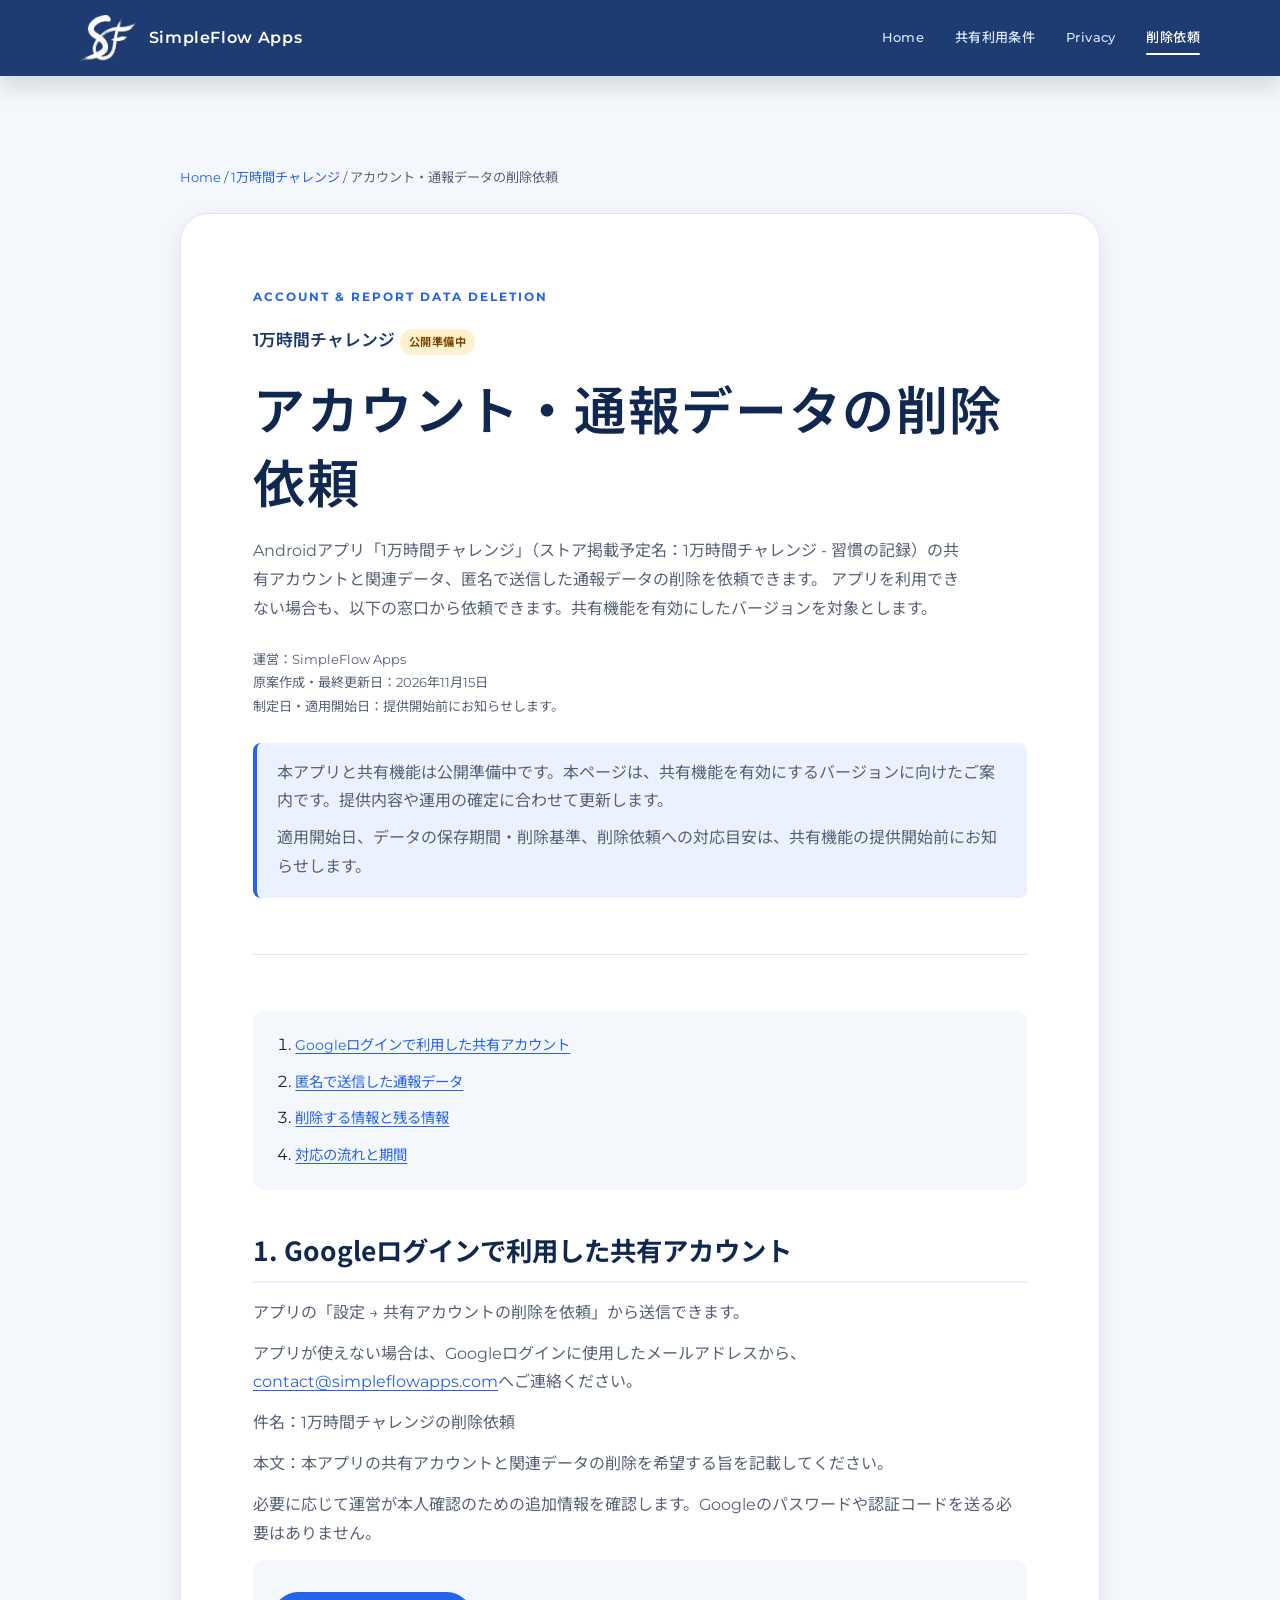
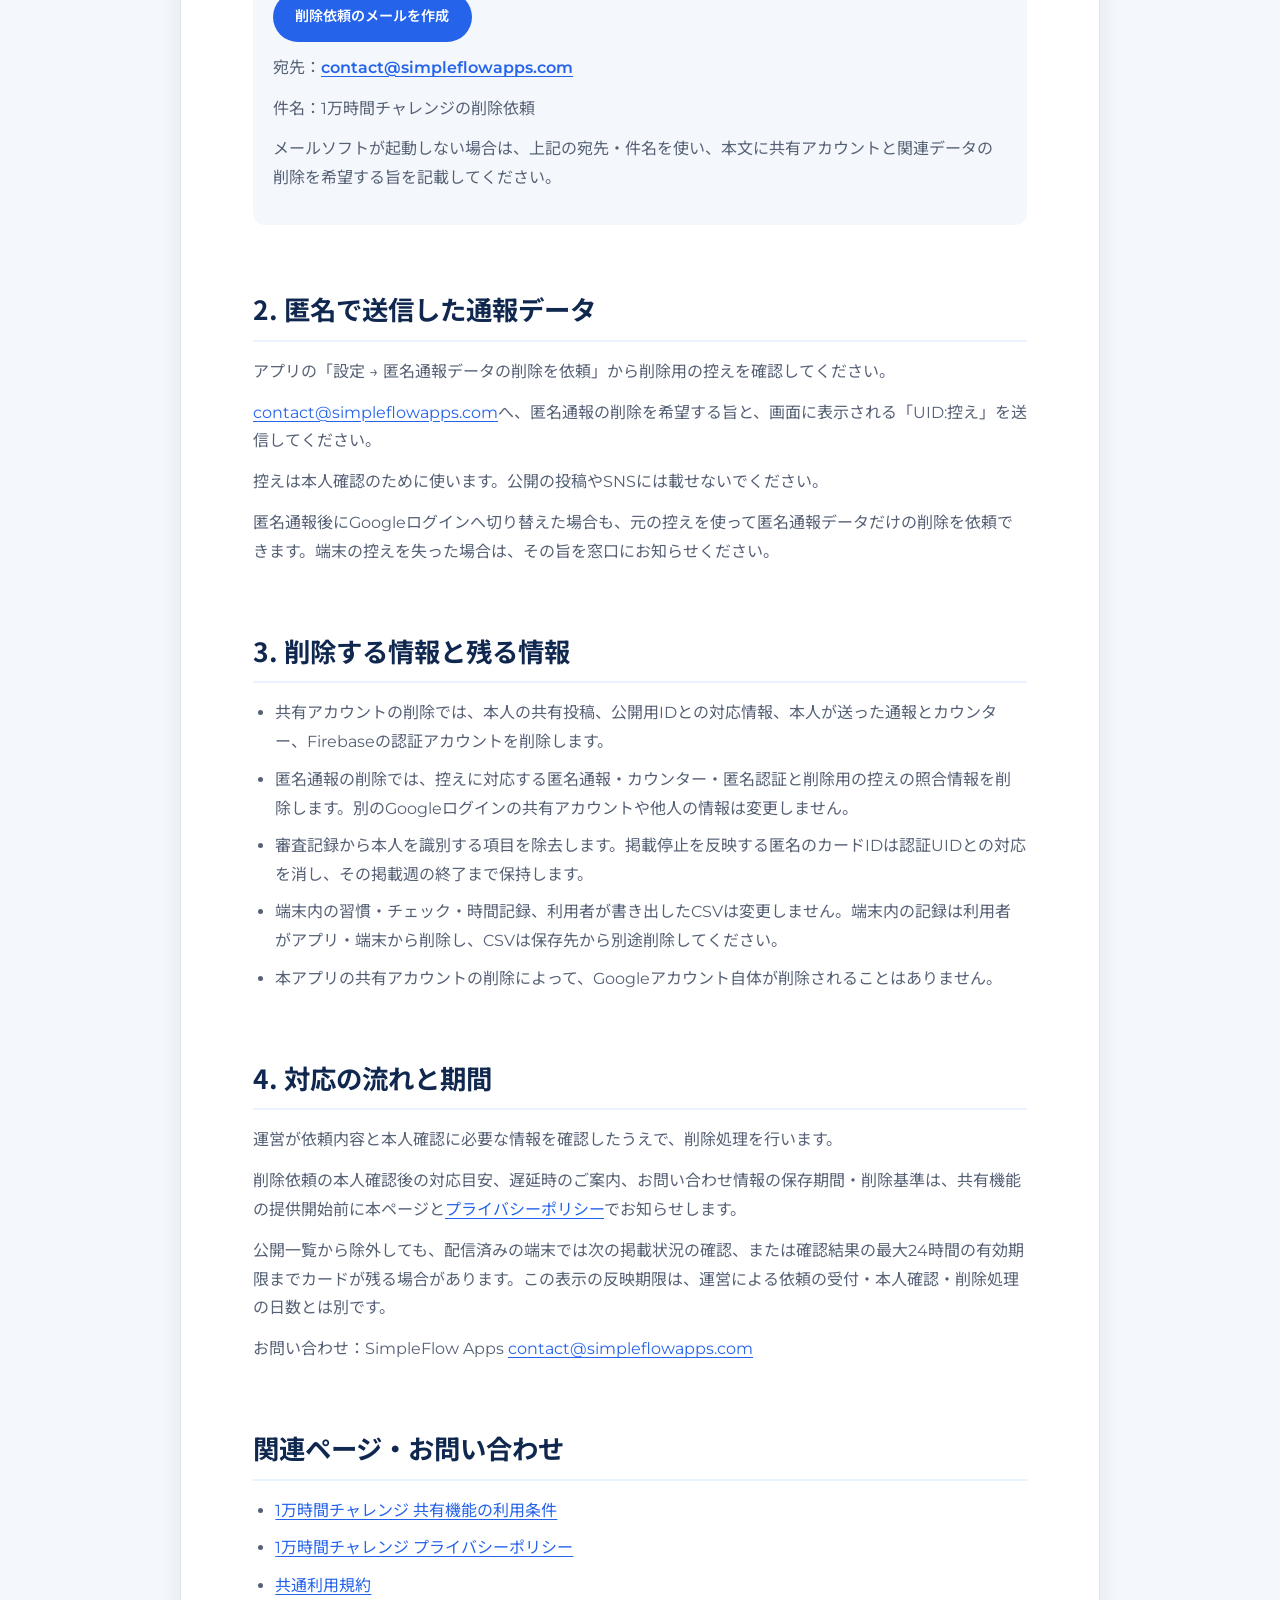
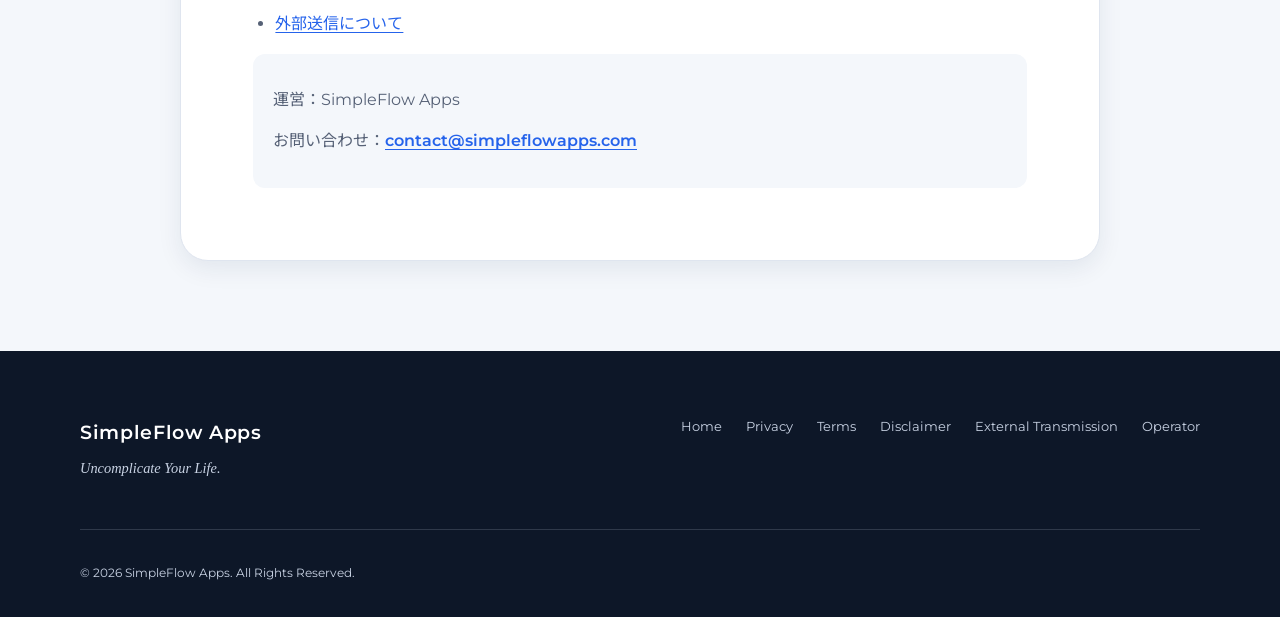
<file: 10000hours/delete-account/index.html>
<!DOCTYPE html>
<html lang="ja">
<head>
    <meta charset="UTF-8">
    <meta name="viewport" content="width=device-width, initial-scale=1.0">
    <title>1万時間チャレンジ アカウント・通報データの削除依頼 | SimpleFlow Apps</title>
    <meta name="description" content="Androidアプリ「1万時間チャレンジ」のアカウント・通報データの削除依頼です。現在は公開準備中です。">
    <meta name="robots" content="noindex, follow">
    <meta name="theme-color" content="#17366e">

    <link rel="canonical" href="https://simpleflowapps.com/10000hours/delete-account/">
    <meta property="og:type" content="website">
    <meta property="og:locale" content="ja_JP">
    <meta property="og:site_name" content="SimpleFlow Apps">
    <meta property="og:title" content="1万時間チャレンジ アカウント・通報データの削除依頼 | SimpleFlow Apps">
    <meta property="og:description" content="Androidアプリ「1万時間チャレンジ」のアカウント・通報データの削除依頼です。現在は公開準備中です。">
    <meta property="og:url" content="https://simpleflowapps.com/10000hours/delete-account/">
    <meta property="og:image" content="https://simpleflowapps.com/assets/images/og-image.jpg">
    <meta property="og:image:type" content="image/jpeg">
    <meta property="og:image:width" content="1200">
    <meta property="og:image:height" content="630">
    <meta property="og:image:alt" content="SimpleFlow Apps">
    <meta name="twitter:card" content="summary_large_image">
    <meta name="twitter:title" content="1万時間チャレンジ アカウント・通報データの削除依頼 | SimpleFlow Apps">
    <meta name="twitter:description" content="Androidアプリ「1万時間チャレンジ」のアカウント・通報データの削除依頼です。現在は公開準備中です。">
    <meta name="twitter:image" content="https://simpleflowapps.com/assets/images/og-image.jpg">
    <meta name="twitter:image:alt" content="SimpleFlow Apps">

    <link rel="icon" href="/favicon.ico" sizes="any">
    <link rel="icon" href="/assets/icons/favicon-16x16.png" type="image/png" sizes="16x16">
    <link rel="icon" href="/assets/icons/favicon-32x32.png" type="image/png" sizes="32x32">
    <link rel="icon" href="/assets/icons/favicon-192x192.png" type="image/png" sizes="192x192">
    <link rel="apple-touch-icon" href="/assets/icons/apple-touch-icon.png" sizes="180x180">
    <link rel="preconnect" href="https://fonts.googleapis.com">
    <link rel="preconnect" href="https://fonts.gstatic.com" crossorigin>
    <link href="https://fonts.googleapis.com/css2?family=Montserrat:wght@400;500;600;700&amp;family=Noto+Sans+JP:wght@300;400;500;600;700&amp;display=swap" rel="stylesheet">
    <link rel="stylesheet" href="/assets/css/styles.css">
</head>
<body class="legal-page">
    <a class="skip-link" href="#main-content">本文へ移動</a>

    <header class="site-header">
        <div class="site-header__inner">
            <a href="/" class="brand" aria-label="SimpleFlow Apps ホーム">
                <img src="/Logo_transparent.png" alt="" class="brand__mark" width="256" height="211">
                <span class="brand__name">SimpleFlow Apps</span>
            </a>
            <nav class="site-nav" aria-label="1万時間チャレンジ 関連ページ">
                <ul>
                    <li><a href="/">Home</a></li>
                    <li><a href="/10000hours/terms/">共有利用条件</a></li>
                    <li><a href="/privacy/#10000hours">Privacy</a></li>
                    <li><a href="/10000hours/delete-account/" aria-current="page">削除依頼</a></li>
                </ul>
            </nav>
        </div>
    </header>

    <main id="main-content" class="legal-main">
        <p class="breadcrumb"><a href="/">Home</a> / <a href="/#app-10000hours">1万時間チャレンジ</a> / アカウント・通報データの削除依頼</p>

        <article class="legal-document">
            <header class="legal-document__header">
                <p class="section-heading__label">Account &amp; Report Data Deletion</p>
                <p class="legal-document__app-name">1万時間チャレンジ <span class="status-label status-label--planned">公開準備中</span></p>
                <h1>アカウント・通報データの削除依頼</h1>
                <p class="legal-document__lead">Androidアプリ「1万時間チャレンジ」（ストア掲載予定名：1万時間チャレンジ - 習慣の記録）の共有アカウントと関連データ、匿名で送信した通報データの削除を依頼できます。 アプリを利用できない場合も、以下の窓口から依頼できます。共有機能を有効にしたバージョンを対象とします。</p>
                <p class="legal-document__meta">運営：SimpleFlow Apps<br>原案作成・最終更新日：2026年11月15日<br>制定日・適用開始日：提供開始前にお知らせします。</p>
                <div class="legal-note legal-document__notice">
                    <p>本アプリと共有機能は公開準備中です。本ページは、共有機能を有効にするバージョンに向けたご案内です。提供内容や運用の確定に合わせて更新します。</p>
                    <p>適用開始日、データの保存期間・削除基準、削除依頼への対応目安は、共有機能の提供開始前にお知らせします。</p>
                </div>
            </header>

            <div class="legal-document__body">
                <nav class="legal-toc" aria-label="このページの目次">
                    <ol>
                        <li><a href="#section-1">Googleログインで利用した共有アカウント</a></li>
                        <li><a href="#section-2">匿名で送信した通報データ</a></li>
                        <li><a href="#section-3">削除する情報と残る情報</a></li>
                        <li><a href="#section-4">対応の流れと期間</a></li>
                    </ol>
                </nav>

                <section id="section-1" class="legal-section">
                    <h2>1. Googleログインで利用した共有アカウント</h2>
                    <p>アプリの「設定 → 共有アカウントの削除を依頼」から送信できます。</p>
                    <p>アプリが使えない場合は、Googleログインに使用したメールアドレスから、<a href="mailto:contact@simpleflowapps.com">contact@simpleflowapps.com</a>へご連絡ください。</p>
                    <p>件名：1万時間チャレンジの削除依頼</p>
                    <p>本文：本アプリの共有アカウントと関連データの削除を希望する旨を記載してください。</p>
                    <p>必要に応じて運営が本人確認のための追加情報を確認します。Googleのパスワードや認証コードを送る必要はありません。</p>
                    <div class="legal-contact">
                        <p><a class="button" href="mailto:contact@simpleflowapps.com?subject=1%E4%B8%87%E6%99%82%E9%96%93%E3%83%81%E3%83%A3%E3%83%AC%E3%83%B3%E3%82%B8%E3%81%AE%E5%89%8A%E9%99%A4%E4%BE%9D%E9%A0%BC">削除依頼のメールを作成</a></p>
                        <p>宛先：<a href="mailto:contact@simpleflowapps.com">contact@simpleflowapps.com</a></p>
                        <p>件名：1万時間チャレンジの削除依頼</p>
                        <p>メールソフトが起動しない場合は、上記の宛先・件名を使い、本文に共有アカウントと関連データの削除を希望する旨を記載してください。</p>
                    </div>
                </section>

                <section id="section-2" class="legal-section">
                    <h2>2. 匿名で送信した通報データ</h2>
                    <p>アプリの「設定 → 匿名通報データの削除を依頼」から削除用の控えを確認してください。</p>
                    <p><a href="mailto:contact@simpleflowapps.com">contact@simpleflowapps.com</a>へ、匿名通報の削除を希望する旨と、画面に表示される「UID:控え」を送信してください。</p>
                    <p>控えは本人確認のために使います。公開の投稿やSNSには載せないでください。</p>
                    <p>匿名通報後にGoogleログインへ切り替えた場合も、元の控えを使って匿名通報データだけの削除を依頼できます。端末の控えを失った場合は、その旨を窓口にお知らせください。</p>
                </section>

                <section id="section-3" class="legal-section">
                    <h2>3. 削除する情報と残る情報</h2>
                    <ul>
                        <li>共有アカウントの削除では、本人の共有投稿、公開用IDとの対応情報、本人が送った通報とカウンター、Firebaseの認証アカウントを削除します。</li>
                        <li>匿名通報の削除では、控えに対応する匿名通報・カウンター・匿名認証と削除用の控えの照合情報を削除します。別のGoogleログインの共有アカウントや他人の情報は変更しません。</li>
                        <li>審査記録から本人を識別する項目を除去します。掲載停止を反映する匿名のカードIDは認証UIDとの対応を消し、その掲載週の終了まで保持します。</li>
                        <li>端末内の習慣・チェック・時間記録、利用者が書き出したCSVは変更しません。端末内の記録は利用者がアプリ・端末から削除し、CSVは保存先から別途削除してください。</li>
                        <li>本アプリの共有アカウントの削除によって、Googleアカウント自体が削除されることはありません。</li>
                    </ul>
                </section>

                <section id="section-4" class="legal-section">
                    <h2>4. 対応の流れと期間</h2>
                    <p>運営が依頼内容と本人確認に必要な情報を確認したうえで、削除処理を行います。</p>
                    <p>削除依頼の本人確認後の対応目安、遅延時のご案内、お問い合わせ情報の保存期間・削除基準は、共有機能の提供開始前に本ページと<a href="/privacy/#10000hours">プライバシーポリシー</a>でお知らせします。</p>
                    <p>公開一覧から除外しても、配信済みの端末では次の掲載状況の確認、または確認結果の最大24時間の有効期限までカードが残る場合があります。この表示の反映期限は、運営による依頼の受付・本人確認・削除処理の日数とは別です。</p>
                    <p>お問い合わせ：SimpleFlow Apps <a href="mailto:contact@simpleflowapps.com">contact@simpleflowapps.com</a></p>
                </section>

                <section class="legal-section" aria-labelledby="related-pages">
                    <h2 id="related-pages">関連ページ・お問い合わせ</h2>
                    <ul>
                        <li><a href="/10000hours/terms/">1万時間チャレンジ 共有機能の利用条件</a></li>
                        <li><a href="/privacy/#10000hours">1万時間チャレンジ プライバシーポリシー</a></li>
                        <li><a href="/terms/">共通利用規約</a></li>
                        <li><a href="/external-transmission/">外部送信について</a></li>
                    </ul>
                    <div class="legal-contact">
                        <p>運営：SimpleFlow Apps</p>
                        <p>お問い合わせ：<a href="mailto:contact@simpleflowapps.com">contact@simpleflowapps.com</a></p>
                    </div>
                </section>
            </div>
        </article>
    </main>

    <footer class="site-footer">
        <div class="site-footer__inner">
            <div>
                <p class="site-footer__brand">SimpleFlow Apps</p>
                <p class="site-footer__message">Uncomplicate Your Life.</p>
            </div>
            <div class="site-footer__links">
                <a href="/">Home</a>
                <a href="/privacy/">Privacy</a>
                <a href="/terms/">Terms</a>
                <a href="/disclaimer/">Disclaimer</a>
                <a href="/external-transmission/">External Transmission</a>
                <a href="/operator/">Operator</a>
            </div>
        </div>
        <p class="site-footer__copyright">&copy; 2026 SimpleFlow Apps. All Rights Reserved.</p>
    </footer>
</body>
</html>
</file>
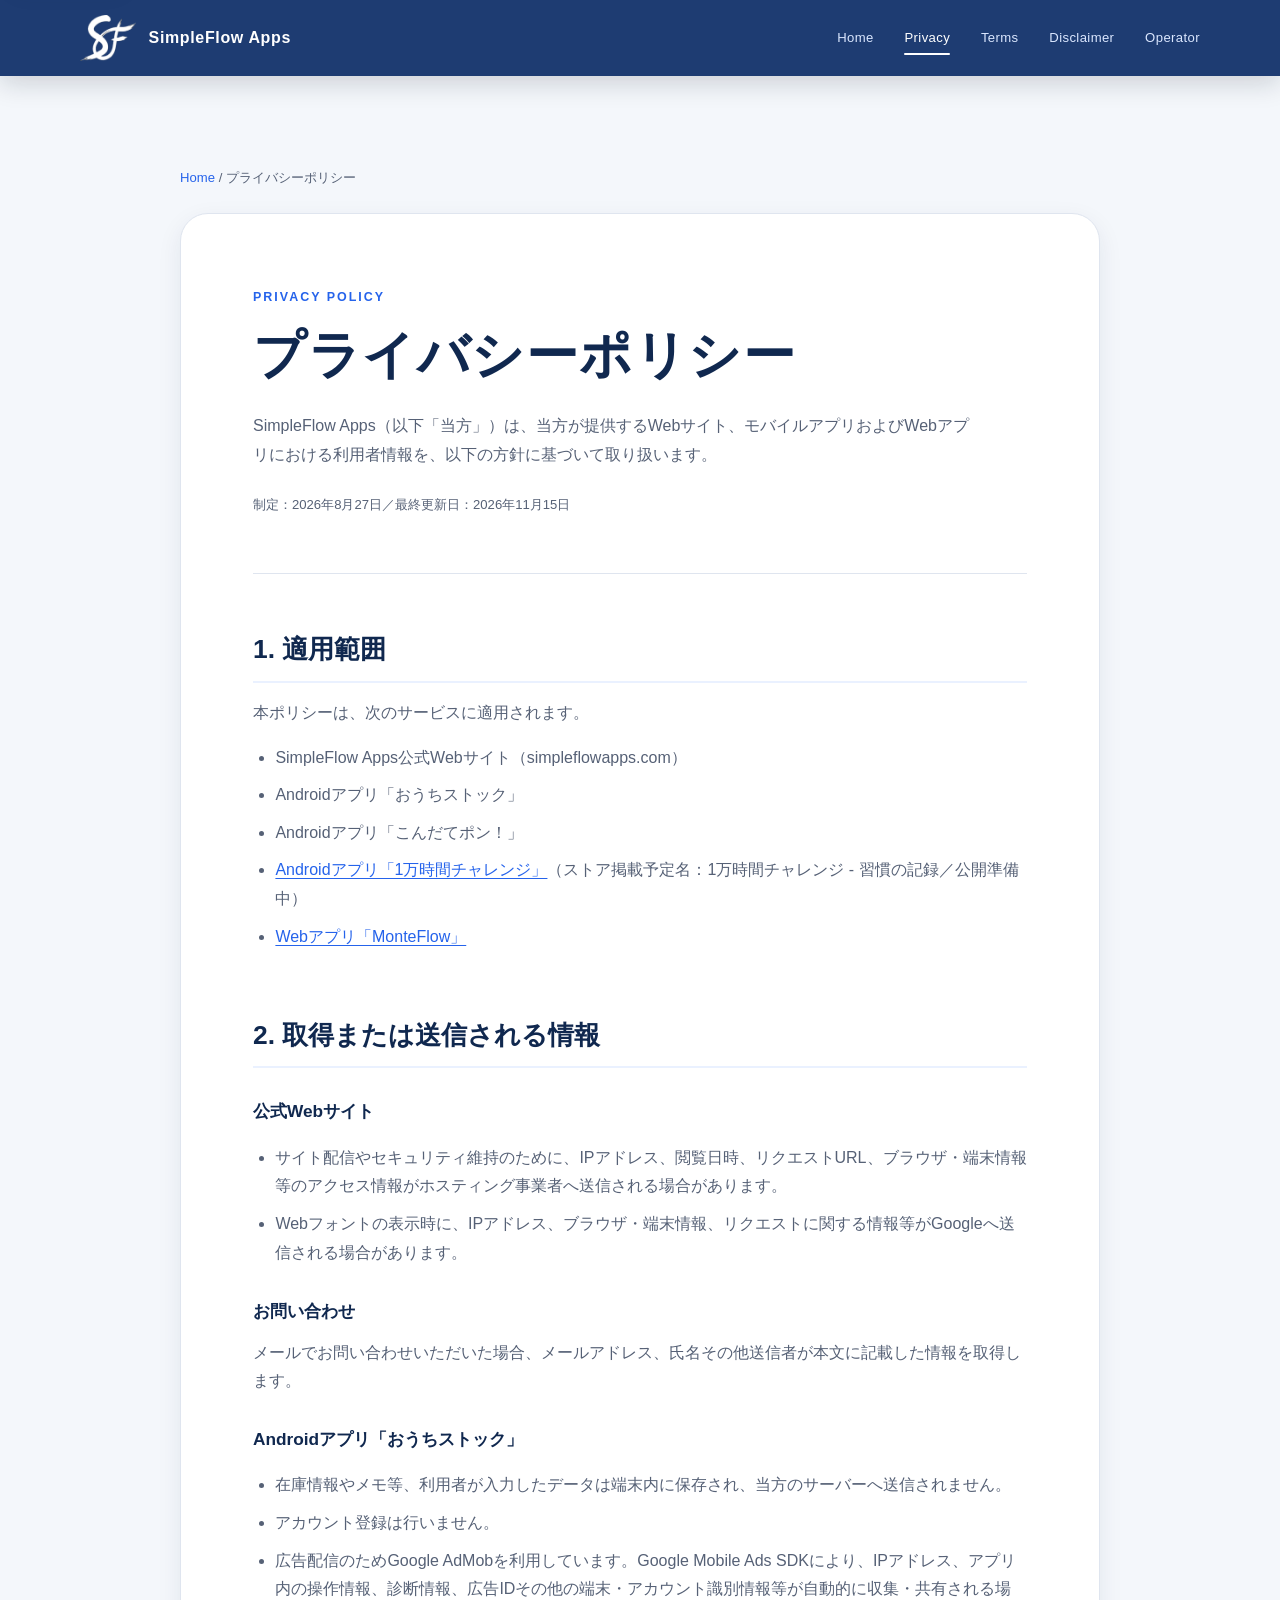
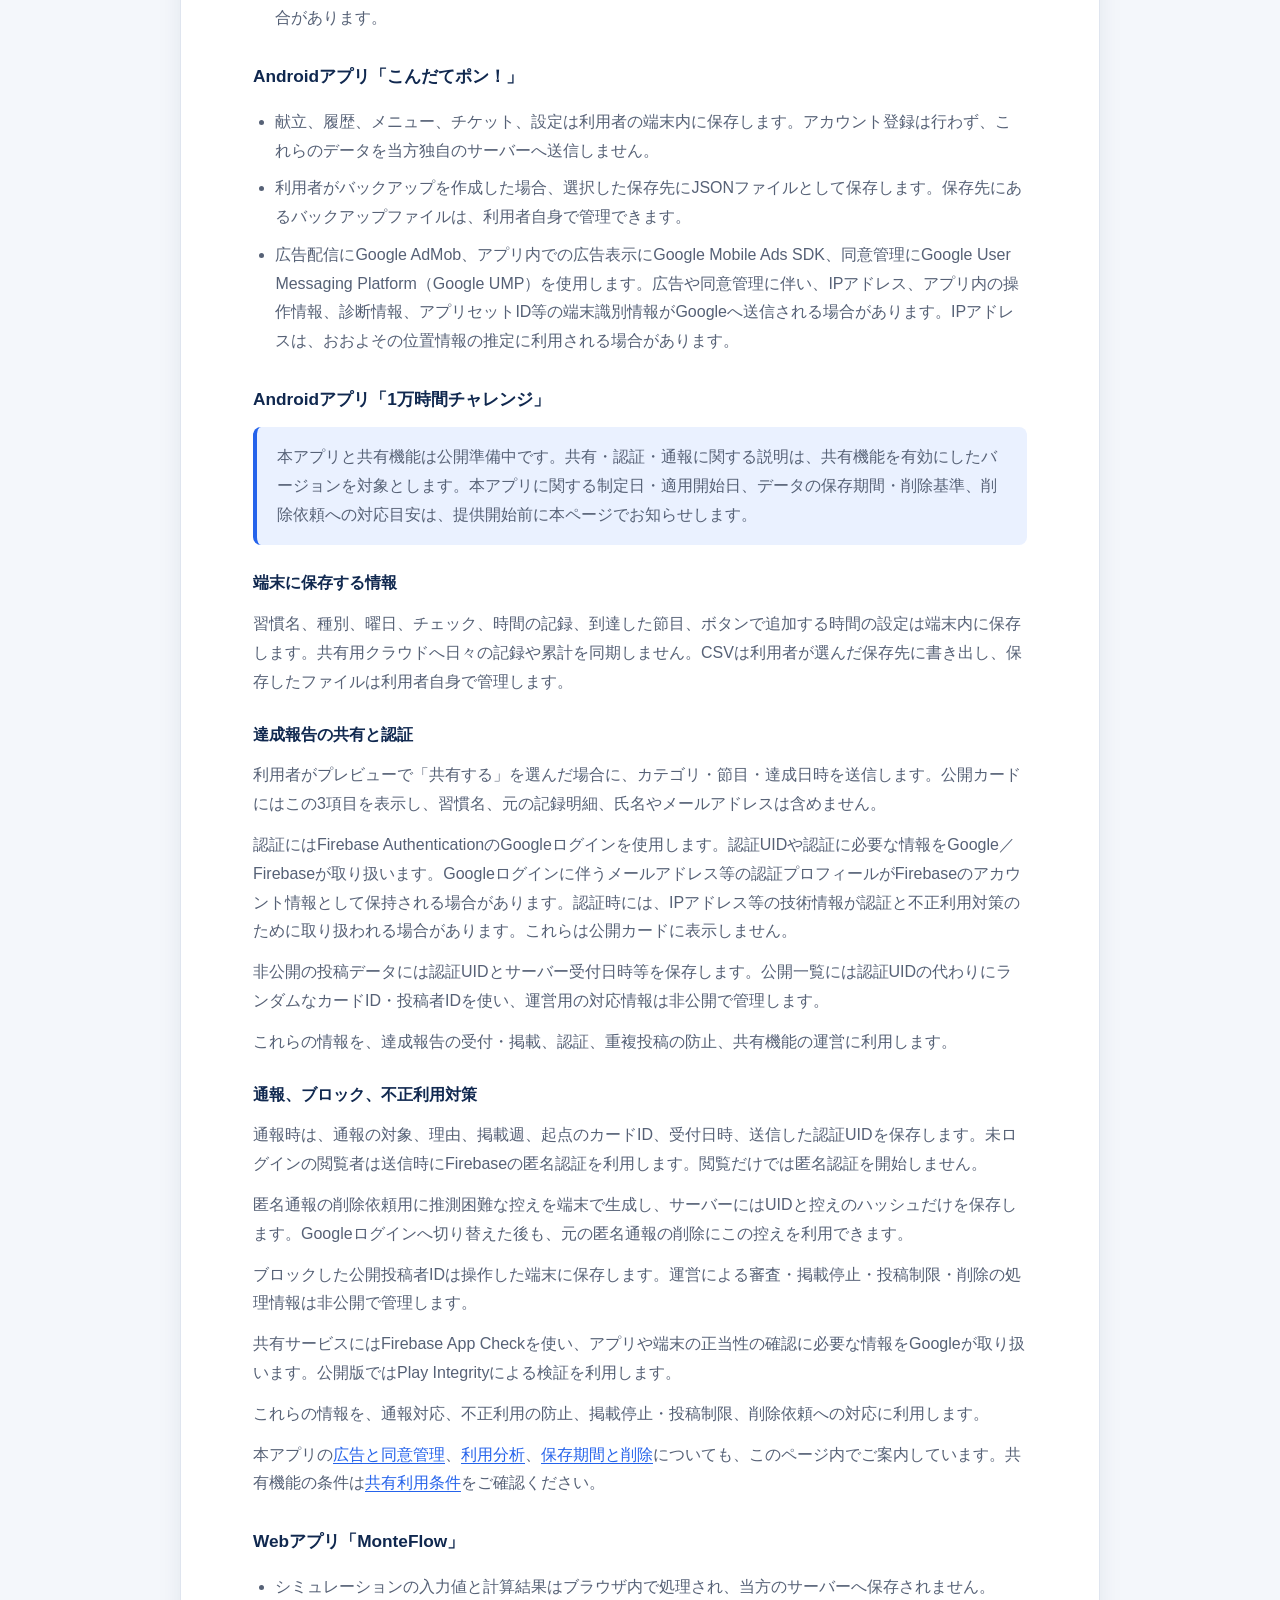
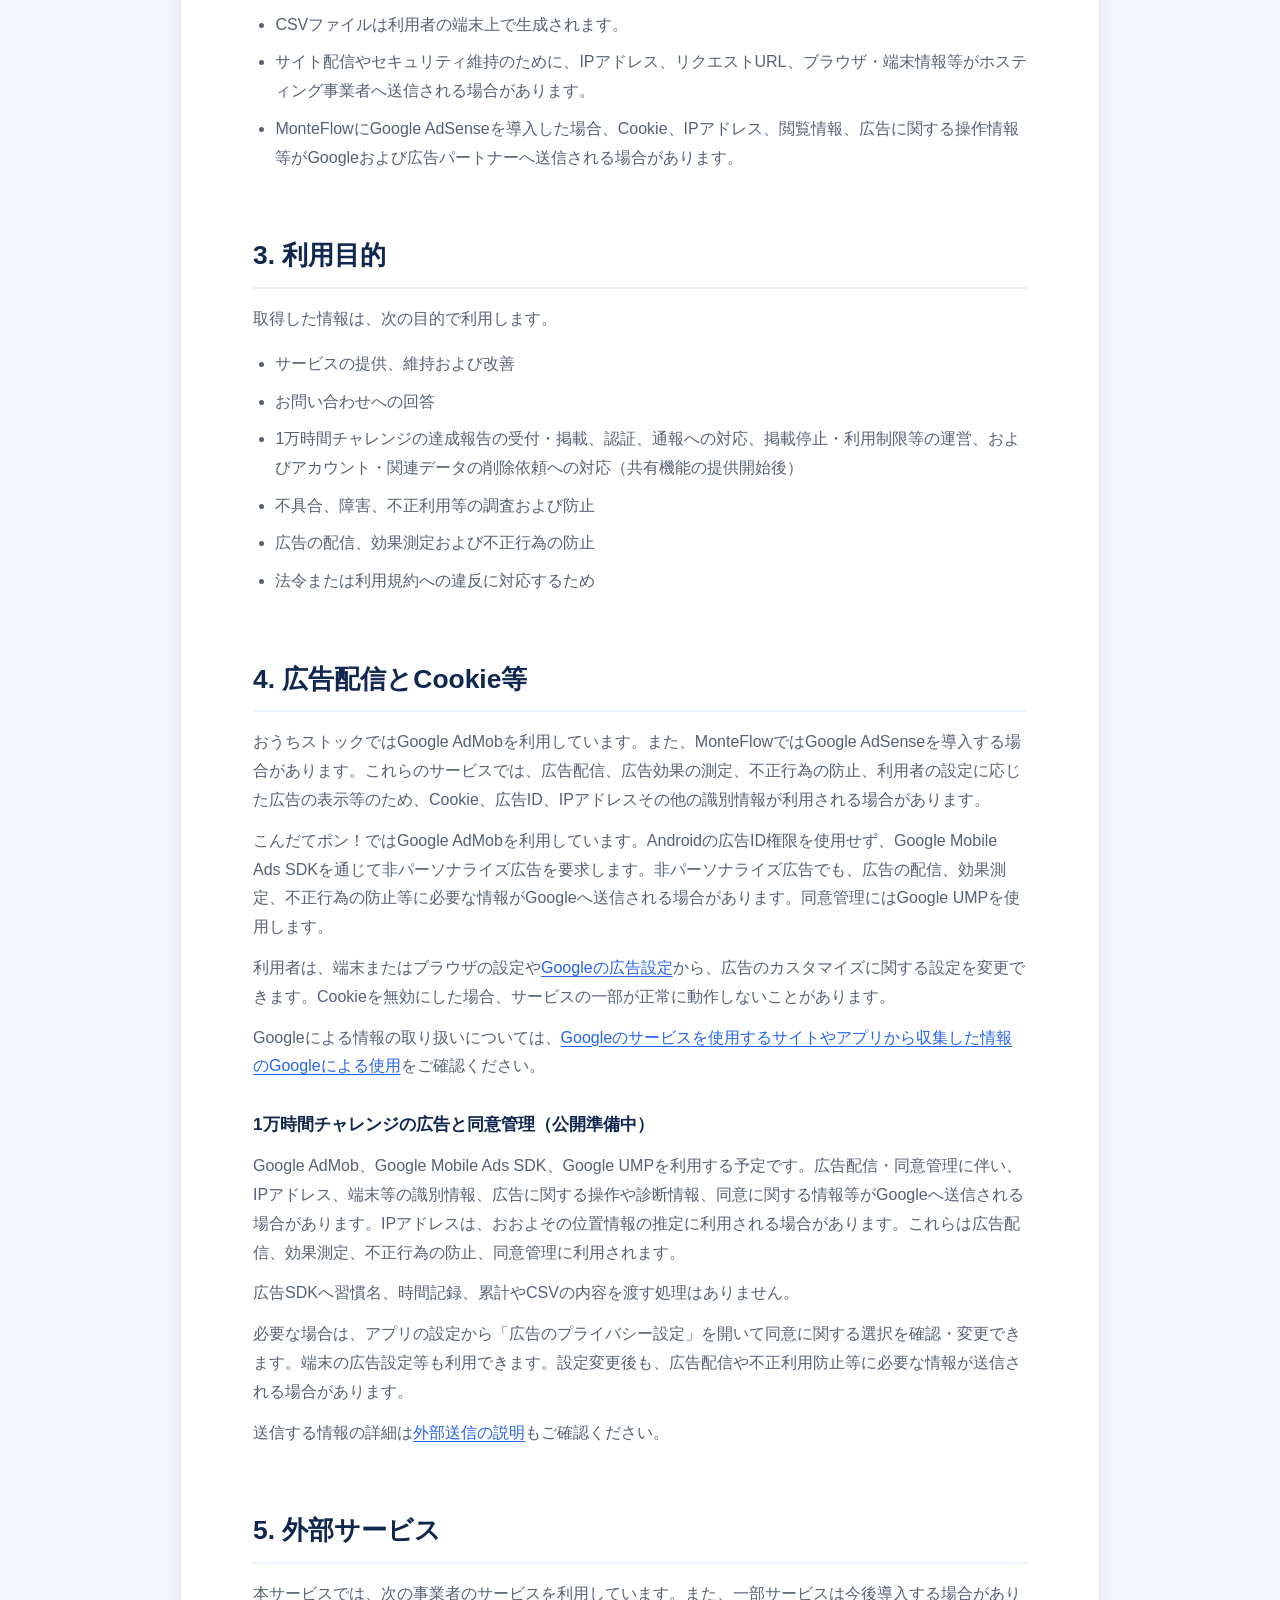
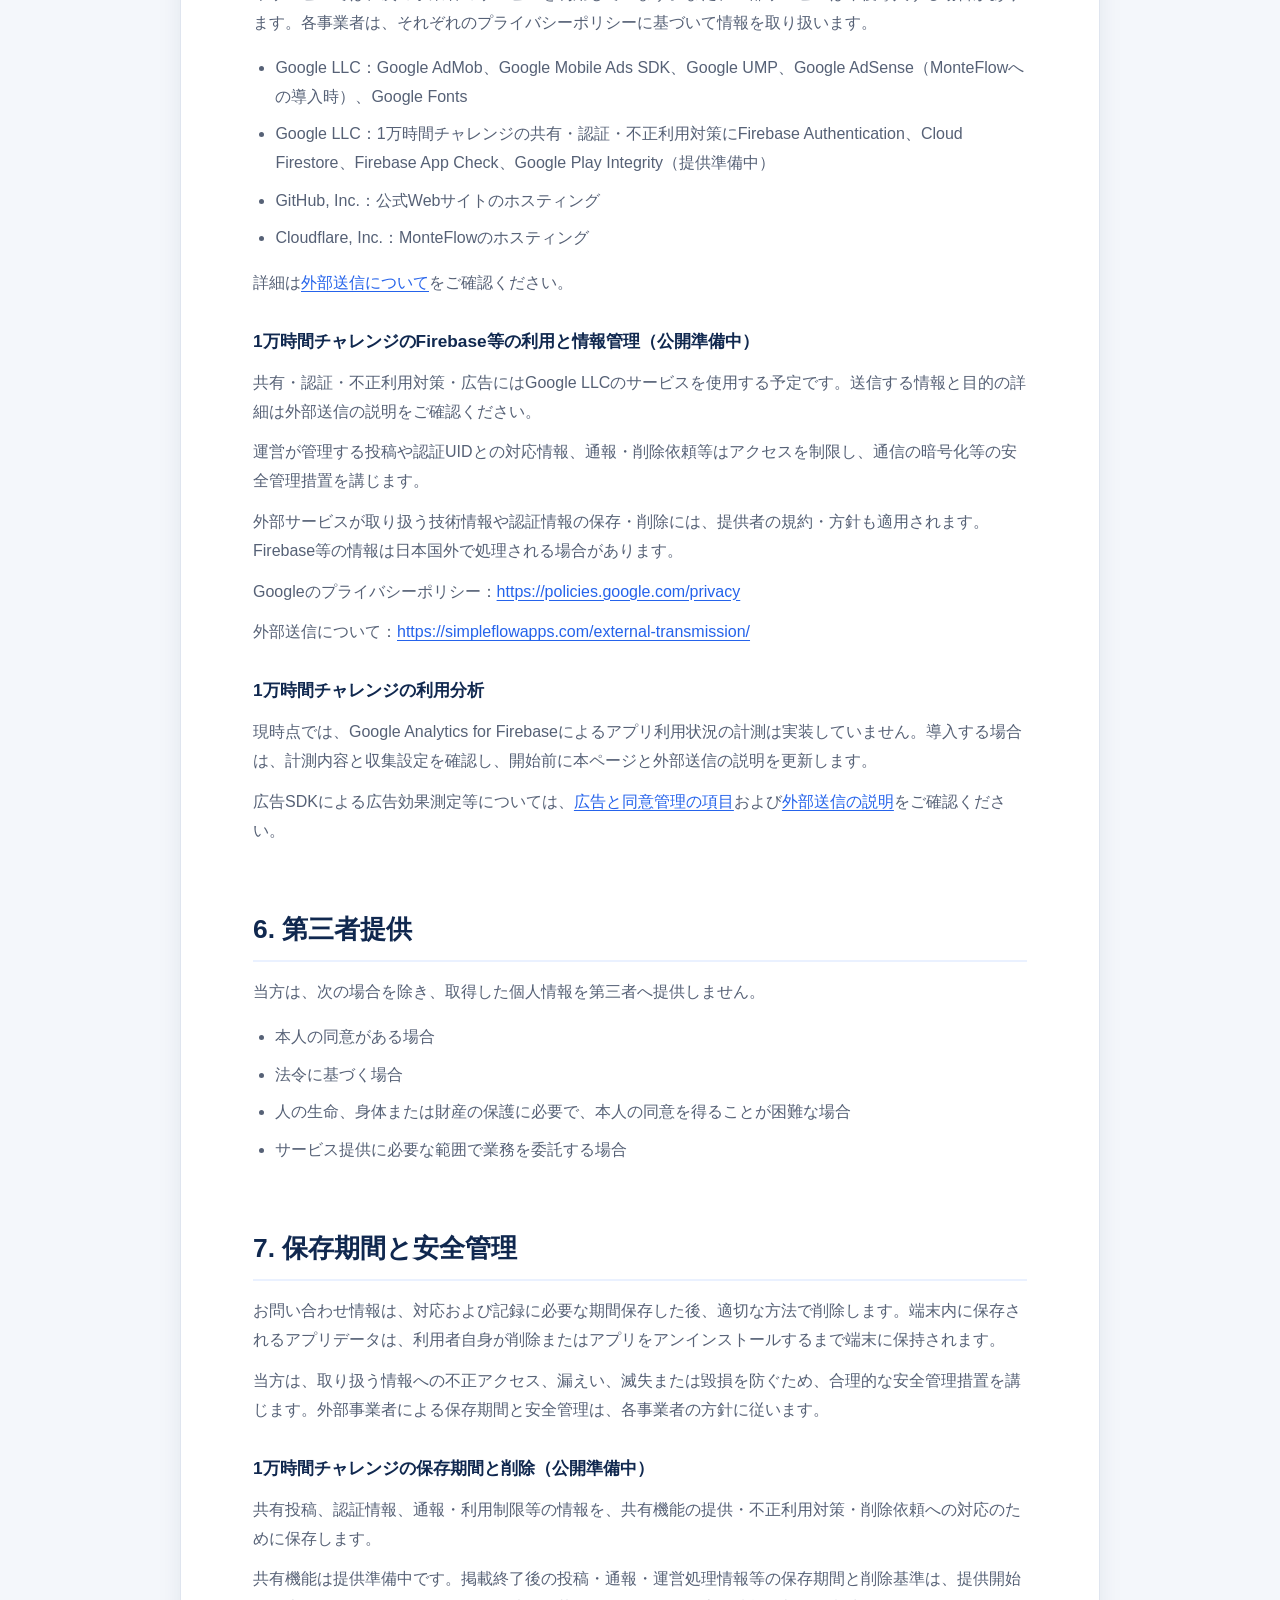
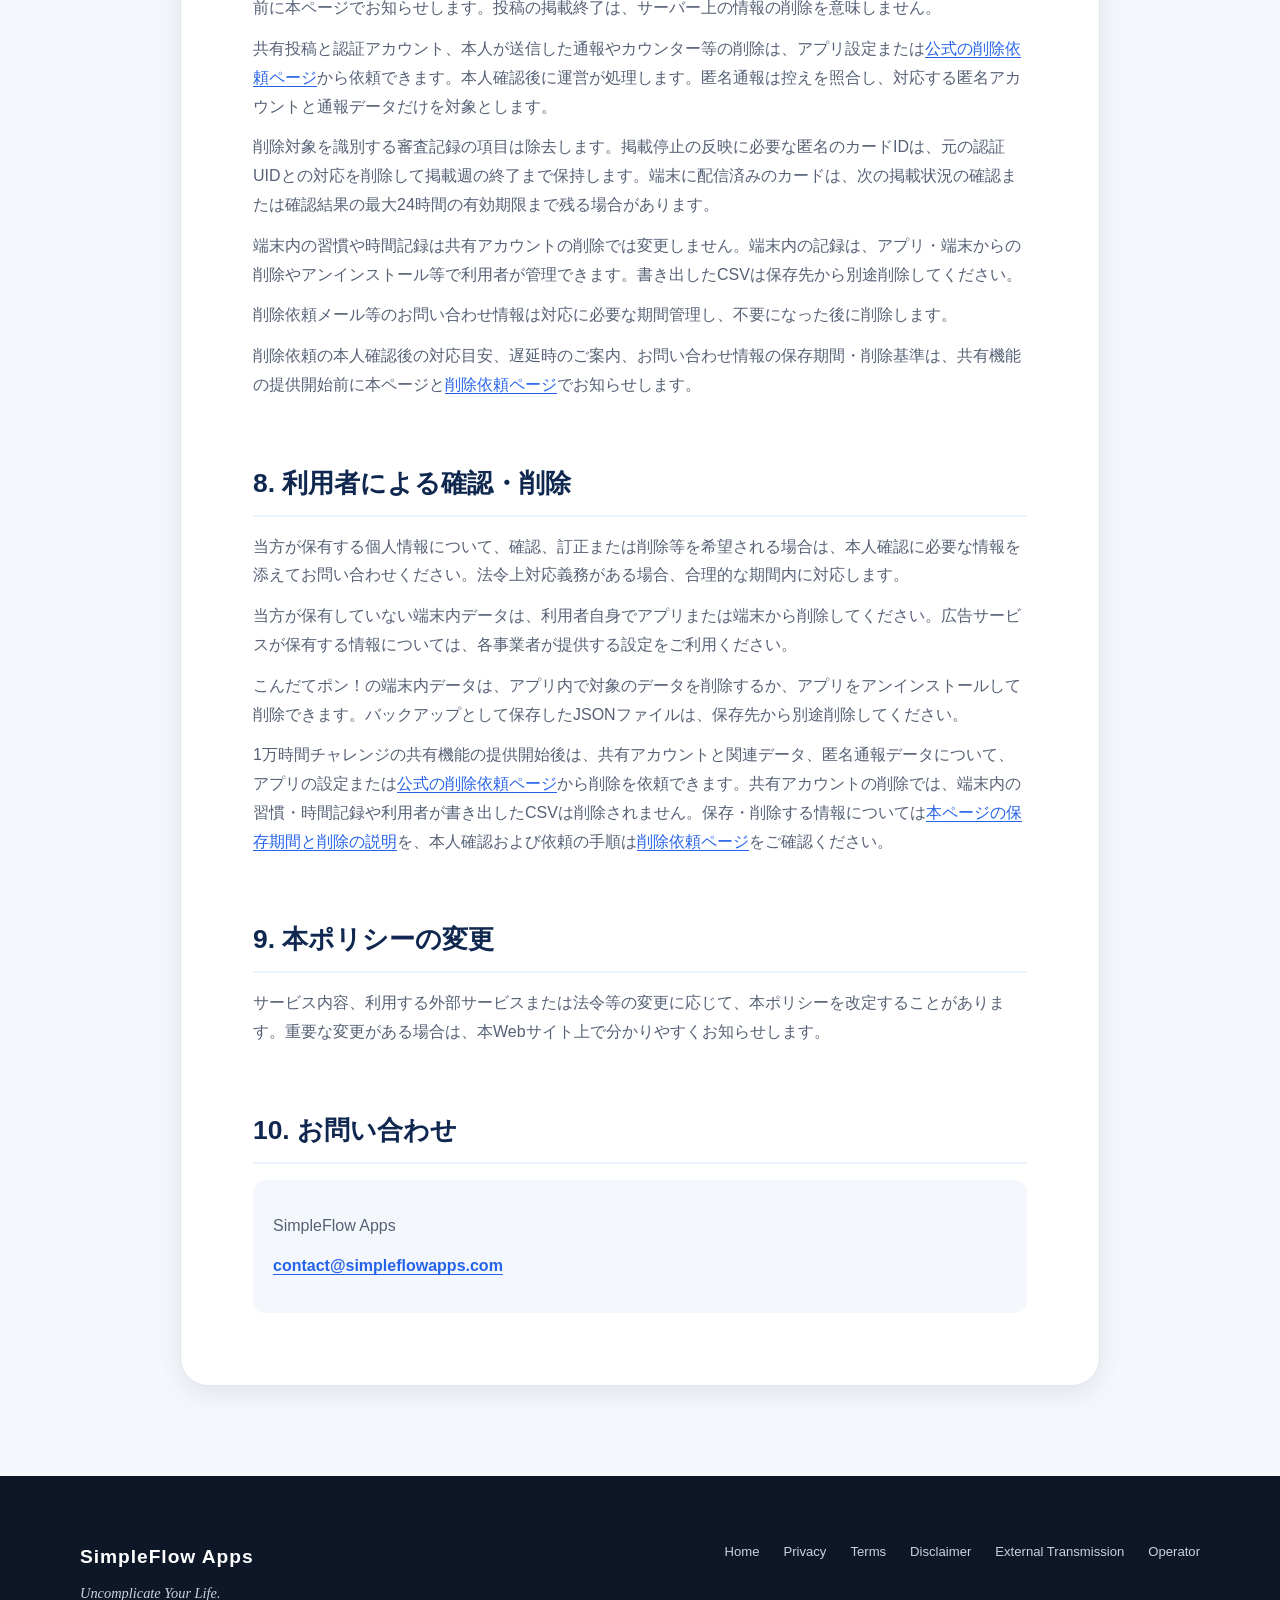
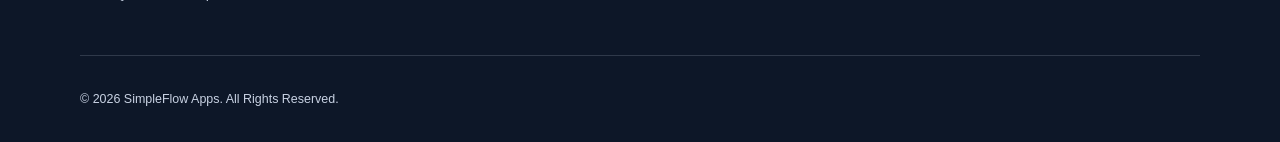
<file: 10000hours/privacy/index.html>
<!DOCTYPE html>
<html lang="ja">
<head>
    <meta charset="UTF-8">
    <meta name="viewport" content="width=device-width, initial-scale=1.0">
    <title>プライバシーポリシーのご案内 | SimpleFlow Apps</title>
    <meta name="description" content="1万時間チャレンジのプライバシーポリシーは、SimpleFlow Appsの共通プライバシーポリシーに統合しました。">
    <meta name="robots" content="noindex, follow">
    <meta http-equiv="refresh" content="0; url=/privacy/#10000hours">
    <meta name="theme-color" content="#17366e">

    <link rel="canonical" href="https://simpleflowapps.com/privacy/">
    <meta property="og:type" content="website">
    <meta property="og:locale" content="ja_JP">
    <meta property="og:site_name" content="SimpleFlow Apps">
    <meta property="og:title" content="プライバシーポリシーのご案内 | SimpleFlow Apps">
    <meta property="og:description" content="1万時間チャレンジのプライバシーポリシーは、SimpleFlow Appsの共通プライバシーポリシーに統合しました。">
    <meta property="og:url" content="https://simpleflowapps.com/privacy/">
    <meta property="og:image" content="https://simpleflowapps.com/assets/images/og-image.jpg">
    <meta property="og:image:type" content="image/jpeg">
    <meta property="og:image:width" content="1200">
    <meta property="og:image:height" content="630">
    <meta property="og:image:alt" content="SimpleFlow Apps">
    <meta name="twitter:card" content="summary_large_image">
    <meta name="twitter:title" content="プライバシーポリシーのご案内 | SimpleFlow Apps">
    <meta name="twitter:description" content="1万時間チャレンジのプライバシーポリシーは、SimpleFlow Appsの共通プライバシーポリシーに統合しました。">
    <meta name="twitter:image" content="https://simpleflowapps.com/assets/images/og-image.jpg">
    <meta name="twitter:image:alt" content="SimpleFlow Apps">

    <link rel="icon" href="/favicon.ico" sizes="any">
    <link rel="icon" href="/assets/icons/favicon-16x16.png" type="image/png" sizes="16x16">
    <link rel="icon" href="/assets/icons/favicon-32x32.png" type="image/png" sizes="32x32">
    <link rel="icon" href="/assets/icons/favicon-192x192.png" type="image/png" sizes="192x192">
    <link rel="apple-touch-icon" href="/assets/icons/apple-touch-icon.png" sizes="180x180">
    <link rel="preconnect" href="https://fonts.googleapis.com">
    <link rel="preconnect" href="https://fonts.gstatic.com" crossorigin>
    <link href="https://fonts.googleapis.com/css2?family=Montserrat:wght@400;500;600;700&amp;family=Noto+Sans+JP:wght@300;400;500;600;700&amp;display=swap" rel="stylesheet">
    <link rel="stylesheet" href="/assets/css/styles.css">
</head>
<body class="legal-page">
    <a class="skip-link" href="#main-content">本文へ移動</a>

    <header class="site-header">
        <div class="site-header__inner">
            <a href="/" class="brand" aria-label="SimpleFlow Apps ホーム">
                <img src="/Logo_transparent.png" alt="" class="brand__mark" width="256" height="211">
                <span class="brand__name">SimpleFlow Apps</span>
            </a>
            <nav class="site-nav" aria-label="1万時間チャレンジ 関連ページ">
                <ul>
                    <li><a href="/">Home</a></li>
                    <li><a href="/10000hours/terms/">共有利用条件</a></li>
                    <li><a href="/privacy/#10000hours">Privacy</a></li>
                    <li><a href="/10000hours/delete-account/">削除依頼</a></li>
                </ul>
            </nav>
        </div>
    </header>

    <main id="main-content" class="legal-main">
        <p class="breadcrumb"><a href="/">Home</a> / プライバシーポリシー</p>
        <article class="legal-document">
            <header class="legal-document__header">
                <p class="section-heading__label">Privacy Policy</p>
                <h1>プライバシーポリシーをまとめました</h1>
                <p class="legal-document__lead">1万時間チャレンジの情報の取り扱いは、他のアプリと共通のプライバシーポリシーに掲載しています。該当箇所へ移動します。</p>
            </header>
            <div class="legal-document__body">
                <section class="legal-section" aria-label="移動先">
                    <p>自動で移動しない場合は、以下のリンクを開いてください。</p>
                    <p><a class="button" href="/privacy/#10000hours">プライバシーポリシーを開く</a></p>
                </section>
            </div>
        </article>
    </main>

    <footer class="site-footer">
        <div class="site-footer__inner">
            <div>
                <p class="site-footer__brand">SimpleFlow Apps</p>
                <p class="site-footer__message">Uncomplicate Your Life.</p>
            </div>
            <div class="site-footer__links">
                <a href="/">Home</a>
                <a href="/privacy/">Privacy</a>
                <a href="/terms/">Terms</a>
                <a href="/disclaimer/">Disclaimer</a>
                <a href="/external-transmission/">External Transmission</a>
                <a href="/operator/">Operator</a>
            </div>
        </div>
        <p class="site-footer__copyright">&copy; 2026 SimpleFlow Apps. All Rights Reserved.</p>
    </footer>
</body>
</html>
</file>
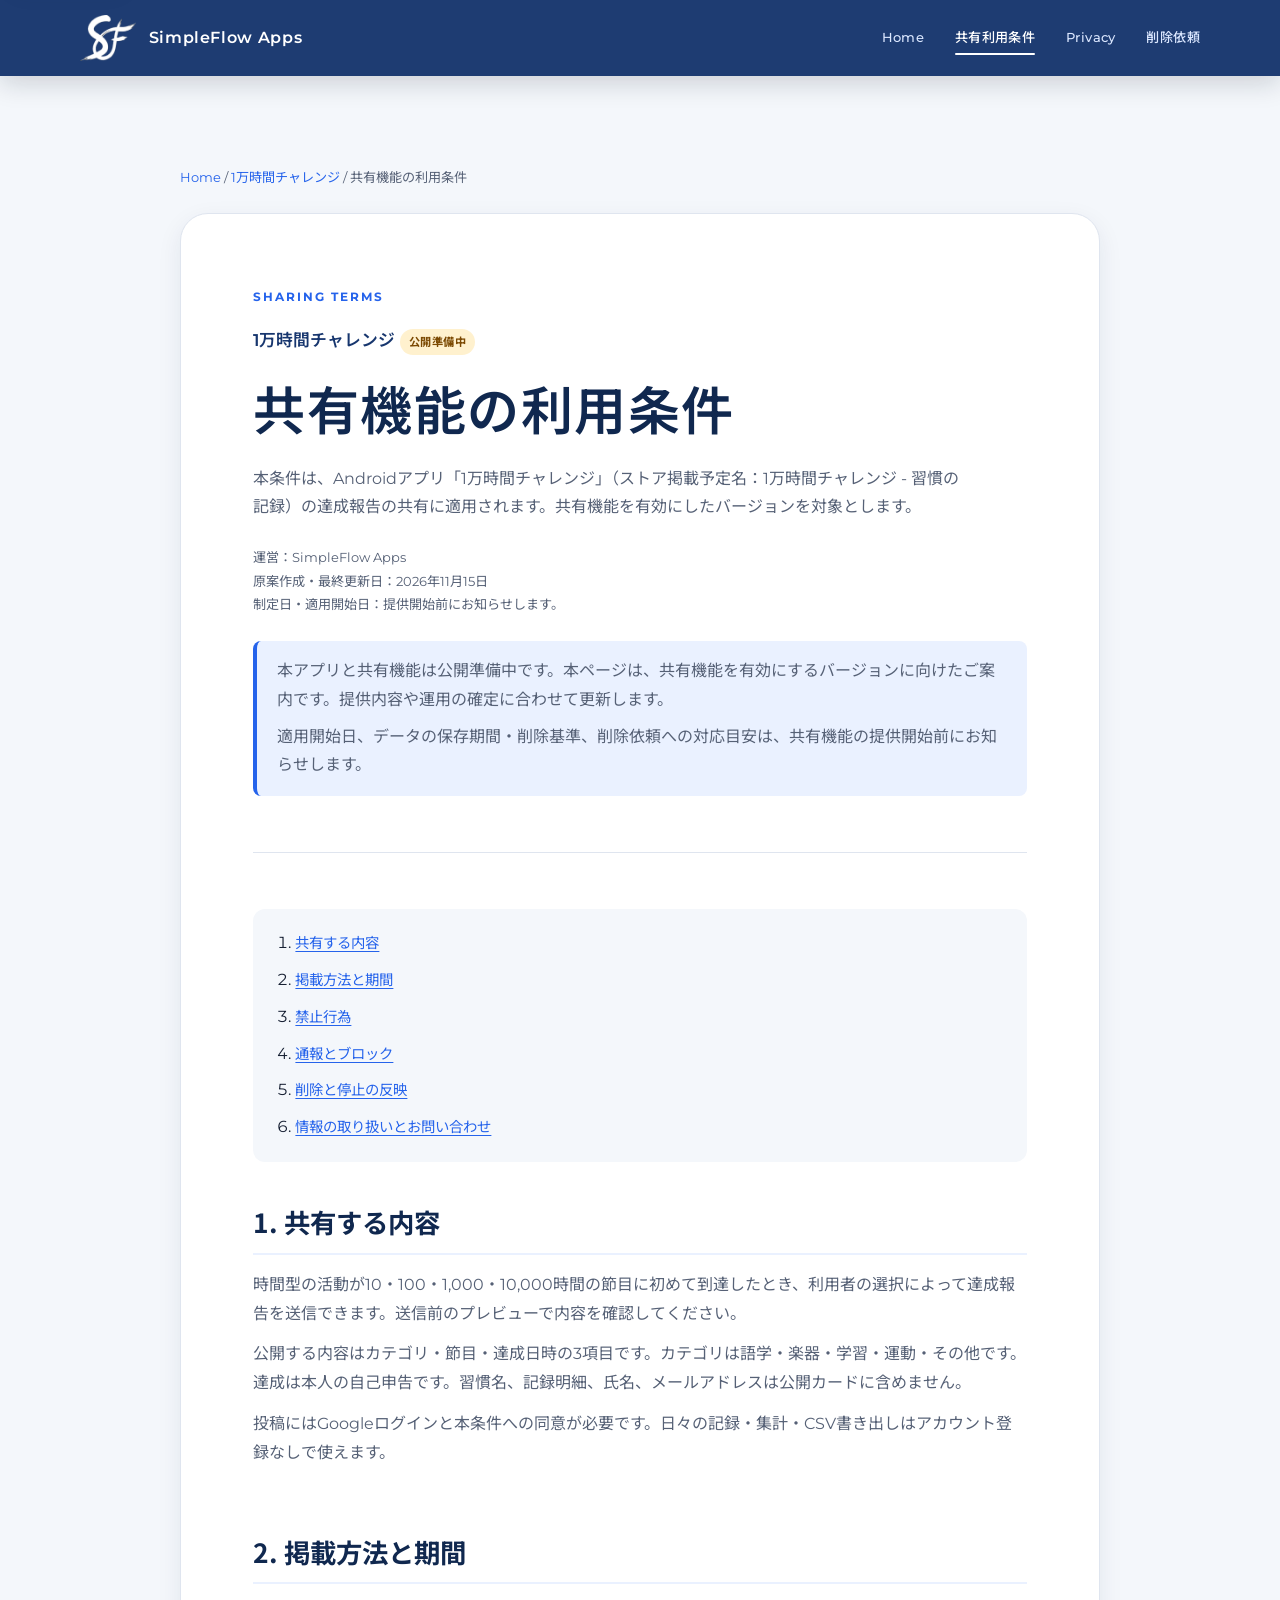
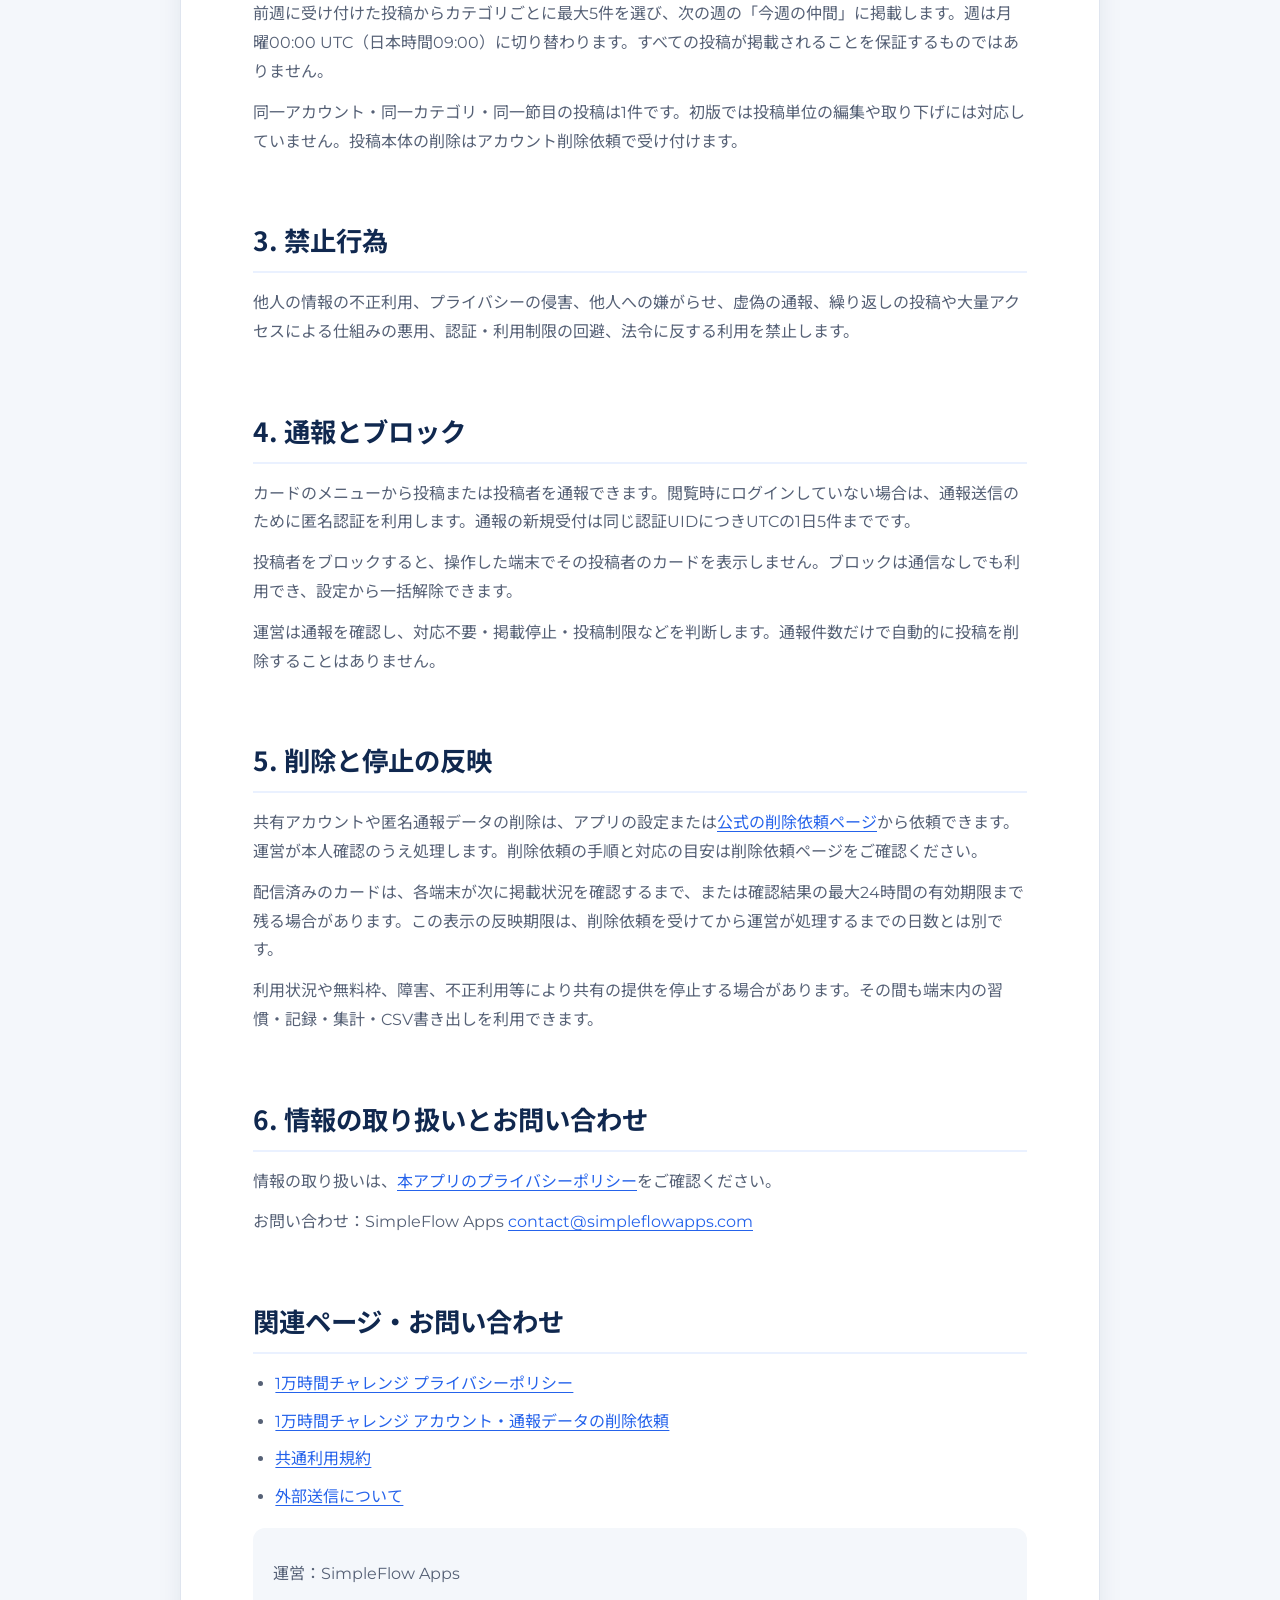
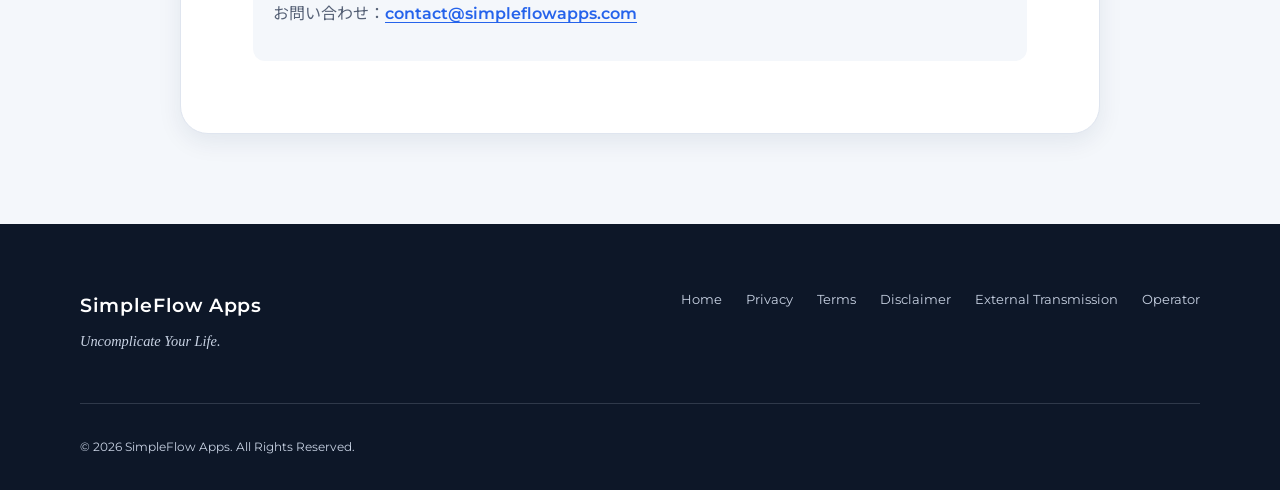
<file: 10000hours/terms/index.html>
<!DOCTYPE html>
<html lang="ja">
<head>
    <meta charset="UTF-8">
    <meta name="viewport" content="width=device-width, initial-scale=1.0">
    <title>1万時間チャレンジ 共有機能の利用条件 | SimpleFlow Apps</title>
    <meta name="description" content="Androidアプリ「1万時間チャレンジ」の共有機能の利用条件です。現在は公開準備中です。">
    <meta name="robots" content="noindex, follow">
    <meta name="theme-color" content="#17366e">

    <link rel="canonical" href="https://simpleflowapps.com/10000hours/terms/">
    <meta property="og:type" content="website">
    <meta property="og:locale" content="ja_JP">
    <meta property="og:site_name" content="SimpleFlow Apps">
    <meta property="og:title" content="1万時間チャレンジ 共有機能の利用条件 | SimpleFlow Apps">
    <meta property="og:description" content="Androidアプリ「1万時間チャレンジ」の共有機能の利用条件です。現在は公開準備中です。">
    <meta property="og:url" content="https://simpleflowapps.com/10000hours/terms/">
    <meta property="og:image" content="https://simpleflowapps.com/assets/images/og-image.jpg">
    <meta property="og:image:type" content="image/jpeg">
    <meta property="og:image:width" content="1200">
    <meta property="og:image:height" content="630">
    <meta property="og:image:alt" content="SimpleFlow Apps">
    <meta name="twitter:card" content="summary_large_image">
    <meta name="twitter:title" content="1万時間チャレンジ 共有機能の利用条件 | SimpleFlow Apps">
    <meta name="twitter:description" content="Androidアプリ「1万時間チャレンジ」の共有機能の利用条件です。現在は公開準備中です。">
    <meta name="twitter:image" content="https://simpleflowapps.com/assets/images/og-image.jpg">
    <meta name="twitter:image:alt" content="SimpleFlow Apps">

    <link rel="icon" href="/favicon.ico" sizes="any">
    <link rel="icon" href="/assets/icons/favicon-16x16.png" type="image/png" sizes="16x16">
    <link rel="icon" href="/assets/icons/favicon-32x32.png" type="image/png" sizes="32x32">
    <link rel="icon" href="/assets/icons/favicon-192x192.png" type="image/png" sizes="192x192">
    <link rel="apple-touch-icon" href="/assets/icons/apple-touch-icon.png" sizes="180x180">
    <link rel="preconnect" href="https://fonts.googleapis.com">
    <link rel="preconnect" href="https://fonts.gstatic.com" crossorigin>
    <link href="https://fonts.googleapis.com/css2?family=Montserrat:wght@400;500;600;700&amp;family=Noto+Sans+JP:wght@300;400;500;600;700&amp;display=swap" rel="stylesheet">
    <link rel="stylesheet" href="/assets/css/styles.css">
</head>
<body class="legal-page">
    <a class="skip-link" href="#main-content">本文へ移動</a>

    <header class="site-header">
        <div class="site-header__inner">
            <a href="/" class="brand" aria-label="SimpleFlow Apps ホーム">
                <img src="/Logo_transparent.png" alt="" class="brand__mark" width="256" height="211">
                <span class="brand__name">SimpleFlow Apps</span>
            </a>
            <nav class="site-nav" aria-label="1万時間チャレンジ 関連ページ">
                <ul>
                    <li><a href="/">Home</a></li>
                    <li><a href="/10000hours/terms/" aria-current="page">共有利用条件</a></li>
                    <li><a href="/privacy/#10000hours">Privacy</a></li>
                    <li><a href="/10000hours/delete-account/">削除依頼</a></li>
                </ul>
            </nav>
        </div>
    </header>

    <main id="main-content" class="legal-main">
        <p class="breadcrumb"><a href="/">Home</a> / <a href="/#app-10000hours">1万時間チャレンジ</a> / 共有機能の利用条件</p>

        <article class="legal-document">
            <header class="legal-document__header">
                <p class="section-heading__label">Sharing Terms</p>
                <p class="legal-document__app-name">1万時間チャレンジ <span class="status-label status-label--planned">公開準備中</span></p>
                <h1>共有機能の利用条件</h1>
                <p class="legal-document__lead">本条件は、Androidアプリ「1万時間チャレンジ」（ストア掲載予定名：1万時間チャレンジ - 習慣の記録）の達成報告の共有に適用されます。共有機能を有効にしたバージョンを対象とします。</p>
                <p class="legal-document__meta">運営：SimpleFlow Apps<br>原案作成・最終更新日：2026年11月15日<br>制定日・適用開始日：提供開始前にお知らせします。</p>
                <div class="legal-note legal-document__notice">
                    <p>本アプリと共有機能は公開準備中です。本ページは、共有機能を有効にするバージョンに向けたご案内です。提供内容や運用の確定に合わせて更新します。</p>
                    <p>適用開始日、データの保存期間・削除基準、削除依頼への対応目安は、共有機能の提供開始前にお知らせします。</p>
                </div>
            </header>

            <div class="legal-document__body">
                <nav class="legal-toc" aria-label="このページの目次">
                    <ol>
                        <li><a href="#section-1">共有する内容</a></li>
                        <li><a href="#section-2">掲載方法と期間</a></li>
                        <li><a href="#section-3">禁止行為</a></li>
                        <li><a href="#section-4">通報とブロック</a></li>
                        <li><a href="#section-5">削除と停止の反映</a></li>
                        <li><a href="#section-6">情報の取り扱いとお問い合わせ</a></li>
                    </ol>
                </nav>

                <section id="section-1" class="legal-section">
                    <h2>1. 共有する内容</h2>
                    <p>時間型の活動が10・100・1,000・10,000時間の節目に初めて到達したとき、利用者の選択によって達成報告を送信できます。送信前のプレビューで内容を確認してください。</p>
                    <p>公開する内容はカテゴリ・節目・達成日時の3項目です。カテゴリは語学・楽器・学習・運動・その他です。達成は本人の自己申告です。習慣名、記録明細、氏名、メールアドレスは公開カードに含めません。</p>
                    <p>投稿にはGoogleログインと本条件への同意が必要です。日々の記録・集計・CSV書き出しはアカウント登録なしで使えます。</p>
                </section>

                <section id="section-2" class="legal-section">
                    <h2>2. 掲載方法と期間</h2>
                    <p>前週に受け付けた投稿からカテゴリごとに最大5件を選び、次の週の「今週の仲間」に掲載します。週は月曜00:00 UTC（日本時間09:00）に切り替わります。すべての投稿が掲載されることを保証するものではありません。</p>
                    <p>同一アカウント・同一カテゴリ・同一節目の投稿は1件です。初版では投稿単位の編集や取り下げには対応していません。投稿本体の削除はアカウント削除依頼で受け付けます。</p>
                </section>

                <section id="section-3" class="legal-section">
                    <h2>3. 禁止行為</h2>
                    <p>他人の情報の不正利用、プライバシーの侵害、他人への嫌がらせ、虚偽の通報、繰り返しの投稿や大量アクセスによる仕組みの悪用、認証・利用制限の回避、法令に反する利用を禁止します。</p>
                </section>

                <section id="section-4" class="legal-section">
                    <h2>4. 通報とブロック</h2>
                    <p>カードのメニューから投稿または投稿者を通報できます。閲覧時にログインしていない場合は、通報送信のために匿名認証を利用します。通報の新規受付は同じ認証UIDにつきUTCの1日5件までです。</p>
                    <p>投稿者をブロックすると、操作した端末でその投稿者のカードを表示しません。ブロックは通信なしでも利用でき、設定から一括解除できます。</p>
                    <p>運営は通報を確認し、対応不要・掲載停止・投稿制限などを判断します。通報件数だけで自動的に投稿を削除することはありません。</p>
                </section>

                <section id="section-5" class="legal-section">
                    <h2>5. 削除と停止の反映</h2>
                    <p>共有アカウントや匿名通報データの削除は、アプリの設定または<a href="/10000hours/delete-account/">公式の削除依頼ページ</a>から依頼できます。運営が本人確認のうえ処理します。削除依頼の手順と対応の目安は削除依頼ページをご確認ください。</p>
                    <p>配信済みのカードは、各端末が次に掲載状況を確認するまで、または確認結果の最大24時間の有効期限まで残る場合があります。この表示の反映期限は、削除依頼を受けてから運営が処理するまでの日数とは別です。</p>
                    <p>利用状況や無料枠、障害、不正利用等により共有の提供を停止する場合があります。その間も端末内の習慣・記録・集計・CSV書き出しを利用できます。</p>
                </section>

                <section id="section-6" class="legal-section">
                    <h2>6. 情報の取り扱いとお問い合わせ</h2>
                    <p>情報の取り扱いは、<a href="/privacy/#10000hours">本アプリのプライバシーポリシー</a>をご確認ください。</p>
                    <p>お問い合わせ：SimpleFlow Apps <a href="mailto:contact@simpleflowapps.com">contact@simpleflowapps.com</a></p>
                </section>

                <section class="legal-section" aria-labelledby="related-pages">
                    <h2 id="related-pages">関連ページ・お問い合わせ</h2>
                    <ul>
                        <li><a href="/privacy/#10000hours">1万時間チャレンジ プライバシーポリシー</a></li>
                        <li><a href="/10000hours/delete-account/">1万時間チャレンジ アカウント・通報データの削除依頼</a></li>
                        <li><a href="/terms/">共通利用規約</a></li>
                        <li><a href="/external-transmission/">外部送信について</a></li>
                    </ul>
                    <div class="legal-contact">
                        <p>運営：SimpleFlow Apps</p>
                        <p>お問い合わせ：<a href="mailto:contact@simpleflowapps.com">contact@simpleflowapps.com</a></p>
                    </div>
                </section>
            </div>
        </article>
    </main>

    <footer class="site-footer">
        <div class="site-footer__inner">
            <div>
                <p class="site-footer__brand">SimpleFlow Apps</p>
                <p class="site-footer__message">Uncomplicate Your Life.</p>
            </div>
            <div class="site-footer__links">
                <a href="/">Home</a>
                <a href="/privacy/">Privacy</a>
                <a href="/terms/">Terms</a>
                <a href="/disclaimer/">Disclaimer</a>
                <a href="/external-transmission/">External Transmission</a>
                <a href="/operator/">Operator</a>
            </div>
        </div>
        <p class="site-footer__copyright">&copy; 2026 SimpleFlow Apps. All Rights Reserved.</p>
    </footer>
</body>
</html>
</file>
<file: assets/css/styles.css>
:root {
    --brand-blue: #17366e;
    --brand-blue-deep: #10284f;
    --brand-blue-soft: #eaf1ff;
    --action-blue: #2563eb;
    --action-blue-hover: #1d4ed8;
    --text-primary: #172033;
    --text-secondary: #566176;
    --surface: #ffffff;
    --surface-soft: #f4f7fb;
    --border: #dfe5ef;
    --footer-bg: #0d1728;
    --footer-text: #c8d2e3;
    --shadow-sm: 0 8px 24px rgba(16, 40, 79, 0.08);
    --shadow-md: 0 20px 48px rgba(16, 40, 79, 0.12);
    --radius-md: 18px;
    --radius-lg: 28px;
    --content-width: 1120px;
}

*,
*::before,
*::after {
    box-sizing: border-box;
}

html {
    scroll-behavior: smooth;
    scroll-padding-top: 100px;
}

body {
    margin: 0;
    color: var(--text-primary);
    background: var(--surface);
    font-family: "Montserrat", "Noto Sans JP", "Helvetica Neue", Arial, sans-serif;
    line-height: 1.8;
    -webkit-font-smoothing: antialiased;
}

img {
    max-width: 100%;
}

a {
    color: inherit;
    text-decoration: none;
}

a:focus-visible,
.button:focus-visible {
    outline: 3px solid #93c5fd;
    outline-offset: 4px;
}

.skip-link {
    position: fixed;
    top: 0.75rem;
    left: 0.75rem;
    z-index: 1000;
    padding: 0.65rem 1rem;
    border-radius: 0.5rem;
    color: var(--brand-blue-deep);
    background: var(--surface);
    box-shadow: var(--shadow-sm);
    transform: translateY(-160%);
    transition: transform 0.2s ease;
}

.skip-link:focus {
    transform: translateY(0);
}

.site-header {
    position: sticky;
    top: 0;
    z-index: 100;
    color: var(--surface);
    background: rgba(23, 54, 110, 0.97);
    box-shadow: 0 8px 24px rgba(13, 23, 40, 0.16);
    backdrop-filter: blur(14px);
}

.site-header__inner {
    display: flex;
    align-items: center;
    justify-content: space-between;
    width: min(calc(100% - 3rem), var(--content-width));
    min-height: 76px;
    margin: 0 auto;
    gap: 2rem;
}

.brand {
    display: inline-flex;
    flex: 0 0 auto;
    align-items: center;
    gap: 0.8rem;
    font-size: 1rem;
    font-weight: 600;
    letter-spacing: 0.04em;
}

.brand__mark {
    display: block;
    width: auto;
    height: 46px;
    object-fit: contain;
    transition: transform 0.2s ease;
}

.brand:hover .brand__mark {
    transform: scale(1.04);
}

.site-nav ul {
    display: flex;
    align-items: center;
    margin: 0;
    padding: 0;
    gap: clamp(1rem, 2.4vw, 2rem);
    list-style: none;
}

.site-nav a {
    position: relative;
    display: inline-block;
    padding: 0.55rem 0;
    color: #dbe7ff;
    font-size: 0.82rem;
    font-weight: 500;
    letter-spacing: 0.03em;
}

.site-nav a::after {
    position: absolute;
    right: 0;
    bottom: 0.25rem;
    left: 0;
    height: 2px;
    border-radius: 999px;
    background: var(--surface);
    content: "";
    transform: scaleX(0);
    transform-origin: left;
    transition: transform 0.2s ease;
}

.site-nav a:hover {
    color: var(--surface);
}

.site-nav a:hover::after,
.site-nav a:focus-visible::after,
.site-nav a[aria-current="page"]::after {
    transform: scaleX(1);
}

.site-nav a[aria-current="page"] {
    color: var(--surface);
}

.visually-hidden {
    position: absolute;
    width: 1px;
    height: 1px;
    margin: -1px;
    padding: 0;
    overflow: hidden;
    clip: rect(0 0 0 0);
    clip-path: inset(50%);
    border: 0;
    white-space: nowrap;
}

.hero__image {
    display: block;
    width: 100%;
    height: clamp(260px, 42vw, 610px);
    object-fit: cover;
    object-position: center;
}

.section-heading__label,
.app-card__platform {
    margin: 0;
    color: var(--action-blue);
    font-size: 0.78rem;
    font-weight: 700;
    letter-spacing: 0.16em;
}

.section-heading__label {
    text-transform: uppercase;
}

.hero h1 {
    margin: 0.65rem 0 0;
    color: var(--brand-blue-deep);
    font-family: "Noto Sans JP", sans-serif;
    font-size: clamp(1.875rem, 5vw, 3.75rem);
    font-weight: 600;
    letter-spacing: 0.04em;
    line-height: 1.35;
}

.no-break {
    white-space: nowrap;
}

.section-shell {
    width: 100%;
}

.section-shell--soft {
    background: var(--surface-soft);
}

.section {
    width: min(calc(100% - 3rem), var(--content-width));
    margin: 0 auto;
    padding: clamp(4.5rem, 8vw, 7.5rem) 0;
}

.section--narrow {
    width: min(calc(100% - 3rem), 820px);
}

.section-heading {
    max-width: 760px;
    margin: 0 auto clamp(2.5rem, 5vw, 4rem);
    text-align: center;
}

.hero__content {
    width: calc(100% - 2rem);
    margin-bottom: 0;
    padding-top: clamp(3rem, 6vw, 5rem);
}

.section-heading h2 {
    margin: 0.65rem 0 0;
    color: var(--brand-blue-deep);
    font-family: "Noto Sans JP", sans-serif;
    font-size: clamp(1.75rem, 4vw, 2.65rem);
    font-weight: 600;
    letter-spacing: 0.03em;
    line-height: 1.45;
}

.section-heading__description {
    max-width: 660px;
    margin: 1.25rem auto 0;
    color: var(--text-secondary);
}

.philosophy {
    display: grid;
    grid-template-columns: minmax(240px, 0.8fr) minmax(0, 1.2fr);
    align-items: start;
    gap: clamp(2rem, 6vw, 5rem);
}

.philosophy__quote {
    margin: 0;
    padding-left: 1.5rem;
    color: var(--brand-blue);
    border-left: 4px solid var(--action-blue);
    font-family: Georgia, "Times New Roman", serif;
    font-size: clamp(1.45rem, 3vw, 2rem);
    font-style: italic;
    line-height: 1.6;
}

.philosophy__body {
    color: var(--text-secondary);
}

.philosophy__body p:first-child {
    margin-top: 0;
}

.philosophy__body p:last-child {
    margin-bottom: 0;
}

.location-tag {
    display: inline-flex;
    align-items: center;
    margin-top: 1.25rem;
    color: var(--brand-blue-deep);
    font-family: Georgia, "Times New Roman", serif;
    font-style: italic;
    letter-spacing: 0.08em;
}

.location-tag::before {
    width: 28px;
    height: 2px;
    margin-right: 0.75rem;
    background: var(--action-blue);
    content: "";
}

.monteflow {
    border-top: 1px solid var(--border);
}

.monteflow__intro h2 {
    margin: 0.35rem 0 0.75rem;
    color: var(--brand-blue-deep);
    font-family: "Noto Sans JP", sans-serif;
    font-size: clamp(2.1rem, 5vw, 3.5rem);
    font-weight: 600;
    letter-spacing: 0.02em;
    line-height: 1.15;
}

.monteflow__intro > p:not(.section-heading__label),
.monteflow__example p,
.monteflow__example small {
    color: var(--text-secondary);
    overflow-wrap: anywhere;
}

.monteflow__actions {
    display: flex;
    flex-wrap: wrap;
    align-items: center;
    gap: 0.7rem 1.1rem;
    margin-top: 1.5rem;
    font-size: 0.9rem;
}

.monteflow__actions a:not(.button) {
    color: var(--brand-blue);
    text-decoration: underline;
    text-underline-offset: 0.2em;
}

.monteflow__example {
    margin: clamp(2.25rem, 5vw, 3.5rem) 0 0;
    padding-top: clamp(1.5rem, 3vw, 2.25rem);
    border-top: 1px solid var(--border);
}

.monteflow__example h3 {
    margin: 0;
    color: var(--brand-blue-deep);
    font-size: clamp(1.12rem, 2.8vw, 1.5rem);
    line-height: 1.5;
}

.monteflow__example p {
    margin: 0.5rem 0;
}

.monteflow__results {
    display: grid;
    gap: 0.9rem;
    margin: 1.25rem 0 0;
}

.monteflow__results > div {
    display: grid;
    grid-template-columns: minmax(0, 1fr) auto;
    align-items: baseline;
    gap: 0.4rem 0.65rem;
}

.monteflow__results small {
    display: block;
}

.monteflow__results dd {
    margin: 0;
    color: var(--brand-blue-deep);
    font-variant-numeric: tabular-nums;
}

.monteflow__results > div::after {
    grid-column: 1 / -1;
    height: 0.65rem;
    border-radius: 999px;
    background: var(--border);
    content: "";
}

.monteflow__results .monteflow__fixed::after {
    background-image: linear-gradient(to right, var(--brand-blue) 56.55%, transparent 56.55%);
}

.monteflow__results .monteflow__range::after {
    background-image: linear-gradient(to right, transparent 30.5%, var(--action-blue) 30.5% 89.45%, transparent 89.45%);
}

.monteflow__scale {
    display: grid;
    grid-template-columns: repeat(3, minmax(0, 1fr));
    margin-bottom: 1rem;
    color: var(--text-secondary);
    font-size: 0.75rem;
}

.monteflow__scale span:nth-child(2) {
    text-align: center;
}

.monteflow__scale span:last-child {
    text-align: right;
}

.app-grid {
    display: grid;
    grid-template-columns: repeat(3, minmax(0, 1fr));
    gap: clamp(1.5rem, 4vw, 2.5rem);
}

.app-card {
    display: flex;
    min-width: 0;
    flex-direction: column;
    padding: clamp(1.5rem, 4vw, 2.5rem);
    background: var(--surface);
    border: 1px solid var(--border);
    border-radius: var(--radius-md);
    box-shadow: var(--shadow-sm);
    transition: transform 0.25s ease, box-shadow 0.25s ease;
}

.app-card:hover {
    box-shadow: var(--shadow-md);
    transform: translateY(-5px);
}

.app-card__header {
    display: flex;
    align-items: flex-start;
    justify-content: space-between;
    gap: 1rem;
}

.app-card__icon {
    display: block;
    width: 88px;
    height: 88px;
    flex: 0 0 auto;
    border-radius: 22%;
    object-fit: cover;
    box-shadow: 0 8px 20px rgba(16, 40, 79, 0.16);
}

.app-card__type {
    padding: 0.4rem 0.75rem;
    color: var(--brand-blue);
    background: var(--brand-blue-soft);
    border-radius: 999px;
    font-size: 0.72rem;
    font-weight: 700;
    letter-spacing: 0.08em;
    text-transform: uppercase;
    white-space: nowrap;
}

.app-card__body {
    margin-top: 2rem;
}

.app-card__body h3 {
    margin: 0.4rem 0 0.75rem;
    color: var(--brand-blue-deep);
    font-family: "Noto Sans JP", sans-serif;
    font-size: clamp(1.35rem, 3vw, 1.75rem);
    line-height: 1.5;
}

.app-card__body > p:last-child {
    margin: 0;
    color: var(--text-secondary);
}

.app-card__footer {
    margin-top: auto;
    padding-top: 2rem;
}

.app-card__platform .status-label {
    margin: 0 0 0 0.5rem;
    vertical-align: middle;
}

.app-card__links {
    display: grid;
    margin: 0;
    padding: 0;
    gap: 0.65rem;
    list-style: none;
}

.app-card__links a {
    display: inline-block;
    padding: 0.3rem 0;
    color: var(--action-blue);
    font-size: 0.88rem;
    font-weight: 500;
    text-decoration: underline;
    text-underline-offset: 0.25rem;
    overflow-wrap: anywhere;
}

.app-card__links a:hover {
    color: var(--brand-blue-deep);
}

.app-card__links--centered {
    justify-items: center;
}

.legal-summary__app {
    margin-top: 2rem;
    padding-top: 1.5rem;
    border-top: 1px solid var(--border);
}

.legal-summary__app h3 {
    margin: 0;
    color: var(--brand-blue-deep);
    font-size: 1.05rem;
}

.legal-summary__app > p {
    color: var(--text-secondary);
    font-size: 0.9rem;
}

.legal-document__app-name {
    margin: 1rem 0 0;
    color: var(--brand-blue);
    font-size: 1.05rem;
    font-weight: 600;
}

.legal-document__notice {
    margin-top: 1.5rem;
}

.legal-document__notice p {
    margin: 0.5rem 0;
}

.legal-document__notice p:first-child {
    margin-top: 0;
}

.legal-document__notice p:last-child {
    margin-bottom: 0;
}

.legal-toc {
    margin-bottom: 2.5rem;
    padding: 1.25rem;
    background: var(--surface-soft);
    border-radius: 0.75rem;
}

.legal-toc ol {
    display: grid;
    margin: 0;
    padding-left: 1.4rem;
    gap: 0.5rem;
}

.legal-toc a {
    color: var(--action-blue);
    font-size: 0.9rem;
    text-decoration: underline;
    text-underline-offset: 0.2rem;
}

.legal-section a.button {
    color: var(--surface);
    text-decoration: none;
}

.legal-contact,
.legal-section {
    overflow-wrap: anywhere;
}

.button {
    display: inline-flex;
    align-items: center;
    justify-content: center;
    min-height: 48px;
    padding: 0.75rem 1.4rem;
    gap: 0.5rem;
    color: var(--surface);
    background: var(--action-blue);
    border-radius: 999px;
    font-size: 0.88rem;
    font-weight: 600;
    transition: background 0.2s ease, transform 0.2s ease;
}

a.button:hover {
    background: var(--action-blue-hover);
    transform: translateY(-2px);
}

.operator-card,
.text-panel {
    background: var(--surface);
    border: 1px solid var(--border);
    border-radius: var(--radius-md);
    box-shadow: var(--shadow-sm);
}

.operator-card {
    display: grid;
    grid-template-columns: minmax(0, 0.9fr) minmax(0, 1.1fr);
    padding: clamp(1.75rem, 5vw, 3.5rem);
    gap: clamp(2rem, 6vw, 5rem);
}

.operator-card__intro {
    margin: 0;
    color: var(--brand-blue-deep);
    font-size: clamp(1.05rem, 2vw, 1.25rem);
    font-weight: 500;
}

.operator-list {
    margin: 0;
}

.operator-list div {
    display: grid;
    grid-template-columns: 7rem minmax(0, 1fr);
    padding: 1rem 0;
    gap: 1rem;
    border-bottom: 1px solid var(--border);
}

.operator-list div:first-child {
    padding-top: 0;
}

.operator-list div:last-child {
    padding-bottom: 0;
    border-bottom: 0;
}

.operator-list dt {
    color: var(--text-secondary);
    font-size: 0.88rem;
    font-weight: 600;
}

.operator-list dd {
    margin: 0;
}

.contact .section-heading {
    margin-bottom: 0;
}

.contact .section-heading h2,
.contact .section-heading__description {
    color: inherit;
}

.contact-email {
    display: inline-block;
    margin-top: 1.5rem;
    font-size: clamp(1rem, 3vw, 1.25rem);
    font-weight: 600;
    text-decoration: underline;
    text-underline-offset: 0.35rem;
    overflow-wrap: anywhere;
}

.contact-email:hover {
    text-decoration-thickness: 2px;
}

.text-panel {
    padding: clamp(1.5rem, 5vw, 3rem);
}

.prose {
    color: var(--text-secondary);
}

.prose h3 {
    margin: 2rem 0 0.75rem;
    color: var(--brand-blue-deep);
    font-family: "Noto Sans JP", sans-serif;
    font-size: 1.15rem;
}

.prose ul {
    padding-left: 1.5rem;
}

.legal-summary {
    padding: clamp(1.75rem, 5vw, 3rem);
    text-align: center;
    background: var(--surface);
    border: 1px solid var(--border);
    border-radius: var(--radius-md);
    box-shadow: var(--shadow-sm);
}

.legal-summary > p {
    max-width: 620px;
    margin: 0 auto;
    color: var(--text-secondary);
}

.legal-summary__links {
    display: grid;
    grid-template-columns: repeat(2, minmax(0, 1fr));
    margin-top: 2rem;
    gap: 0.75rem;
}

.legal-summary__links a {
    display: flex;
    align-items: center;
    justify-content: center;
    min-height: 52px;
    padding: 0.75rem 1rem;
    color: var(--brand-blue);
    background: var(--brand-blue-soft);
    border-radius: 0.75rem;
    font-size: 0.9rem;
    font-weight: 600;
    transition: color 0.2s ease, background 0.2s ease;
}

.legal-summary__links a:hover {
    color: var(--surface);
    background: var(--brand-blue);
}

.legal-page {
    background: var(--surface-soft);
}

.legal-main {
    width: min(calc(100% - 3rem), 920px);
    margin: 0 auto;
    padding: clamp(3rem, 7vw, 6rem) 0;
}

.breadcrumb {
    margin: 0 0 1.5rem;
    color: var(--text-secondary);
    font-size: 0.82rem;
}

.breadcrumb a {
    color: var(--action-blue);
}

.breadcrumb a:hover {
    text-decoration: underline;
    text-underline-offset: 0.2rem;
}

.legal-document {
    padding: clamp(1.75rem, 6vw, 4.5rem);
    background: var(--surface);
    border: 1px solid var(--border);
    border-radius: var(--radius-lg);
    box-shadow: var(--shadow-sm);
}

.legal-document__header {
    padding-bottom: clamp(2rem, 5vw, 3.5rem);
    border-bottom: 1px solid var(--border);
}

.legal-document__header h1 {
    margin: 0.65rem 0 0;
    color: var(--brand-blue-deep);
    font-family: "Noto Sans JP", sans-serif;
    font-size: clamp(2rem, 5vw, 3.25rem);
    font-weight: 600;
    letter-spacing: 0.03em;
    line-height: 1.4;
}

.legal-document__lead {
    max-width: 720px;
    margin: 1.25rem 0 0;
    color: var(--text-secondary);
}

.legal-document__meta {
    margin: 1.5rem 0 0;
    color: var(--text-secondary);
    font-size: 0.82rem;
}

.legal-document__body {
    padding-top: clamp(2rem, 5vw, 3.5rem);
}

.legal-section + .legal-section {
    margin-top: clamp(2.5rem, 6vw, 4rem);
}

.legal-section h2 {
    margin: 0 0 1rem;
    padding-bottom: 0.7rem;
    color: var(--brand-blue-deep);
    border-bottom: 2px solid var(--brand-blue-soft);
    font-family: "Noto Sans JP", sans-serif;
    font-size: clamp(1.3rem, 3vw, 1.65rem);
    line-height: 1.5;
    text-wrap: balance;
}

.legal-section h3 {
    margin: 1.75rem 0 0.75rem;
    color: var(--brand-blue-deep);
    font-family: "Noto Sans JP", sans-serif;
    font-size: 1.08rem;
}

.legal-section h4 {
    margin: 1.5rem 0 0.5rem;
    color: var(--brand-blue-deep);
    font-family: "Noto Sans JP", sans-serif;
    font-size: 1rem;
}

.legal-section p,
.legal-section li,
.legal-section dd {
    color: var(--text-secondary);
}

.legal-section p {
    margin: 0.75rem 0;
}

.legal-section ul,
.legal-section ol {
    padding-left: 1.4rem;
}

.legal-section li + li {
    margin-top: 0.55rem;
}

.legal-section a {
    color: var(--action-blue);
    text-decoration: underline;
    text-underline-offset: 0.2rem;
}

.legal-note {
    margin: 1.5rem 0 0;
    padding: 1rem 1.25rem;
    color: var(--text-secondary);
    background: var(--brand-blue-soft);
    border-left: 4px solid var(--action-blue);
    border-radius: 0.5rem;
}

.legal-definition-list {
    margin: 0;
}

.legal-definition-list div {
    display: grid;
    grid-template-columns: 10rem minmax(0, 1fr);
    padding: 1rem 0;
    gap: 1rem;
    border-bottom: 1px solid var(--border);
}

.legal-definition-list div:last-child {
    border-bottom: 0;
}

.legal-definition-list dt {
    color: var(--brand-blue-deep);
    font-weight: 600;
}

.legal-definition-list dd {
    margin: 0;
}

.legal-table-wrap {
    margin-top: 1.25rem;
    overflow-x: auto;
    border: 1px solid var(--border);
    border-radius: 0.75rem;
}

.legal-table {
    width: 100%;
    min-width: 680px;
    border-collapse: collapse;
    font-size: 0.88rem;
}

.legal-table th,
.legal-table td {
    padding: 1rem;
    text-align: left;
    vertical-align: top;
    border-bottom: 1px solid var(--border);
}

.legal-table th {
    color: var(--brand-blue-deep);
    background: var(--brand-blue-soft);
    font-weight: 600;
}

.legal-table td {
    color: var(--text-secondary);
}

.legal-table tbody tr:last-child td {
    border-bottom: 0;
}

.status-label {
    display: inline-block;
    margin-bottom: 0.4rem;
    padding: 0.2rem 0.55rem;
    color: var(--brand-blue);
    background: var(--brand-blue-soft);
    border-radius: 999px;
    font-size: 0.7rem;
    font-weight: 700;
    letter-spacing: 0.04em;
}

.status-label--planned {
    color: #7c4a03;
    background: #fff1ce;
}

.legal-contact {
    padding: 1.25rem;
    background: var(--surface-soft);
    border-radius: 0.75rem;
}

.legal-contact a {
    font-weight: 600;
}

.site-footer {
    padding: 4rem 1.5rem 2rem;
    color: var(--footer-text);
    background: var(--footer-bg);
}

.site-footer__inner {
    display: flex;
    align-items: flex-start;
    justify-content: space-between;
    width: min(100%, var(--content-width));
    margin: 0 auto;
    padding-bottom: 3rem;
    gap: 3rem;
    border-bottom: 1px solid rgba(200, 210, 227, 0.18);
}

.site-footer__brand {
    margin: 0;
    color: var(--surface);
    font-size: 1.2rem;
    font-weight: 600;
    letter-spacing: 0.05em;
}

.site-footer__message {
    margin: 0.4rem 0 0;
    font-family: Georgia, "Times New Roman", serif;
    font-size: 0.9rem;
    font-style: italic;
}

.site-footer__links {
    display: flex;
    flex-wrap: wrap;
    justify-content: flex-end;
    gap: 0.75rem 1.5rem;
    font-size: 0.82rem;
}

.site-footer__links a:hover {
    color: var(--surface);
}

.site-footer__copyright {
    width: min(100%, var(--content-width));
    margin: 2rem auto 0;
    font-size: 0.78rem;
}

@media (max-width: 1000px) {
    .app-grid {
        grid-template-columns: repeat(2, minmax(0, 1fr));
    }
}

@media (max-width: 860px) {
    html {
        scroll-padding-top: 140px;
    }

    .site-header__inner {
        flex-wrap: wrap;
        padding: 0.75rem 0;
        gap: 0.25rem;
    }

    .brand__mark {
        height: 40px;
    }

    .site-nav {
        width: 100%;
        overflow-x: auto;
        scrollbar-width: thin;
    }

    .site-nav ul {
        width: max-content;
        min-width: 100%;
        justify-content: space-between;
        gap: 1.25rem;
    }

    .philosophy,
    .operator-card {
        grid-template-columns: 1fr;
    }

    .app-grid {
        grid-template-columns: minmax(0, 1fr);
    }

    .app-card {
        min-height: 0;
    }
}

@media (max-width: 560px) {
    .site-header__inner,
    .section,
    .section--narrow {
        width: min(calc(100% - 2rem), var(--content-width));
    }

    .brand__name {
        font-size: 0.9rem;
    }

    .site-nav a {
        padding: 0.45rem 0;
        font-size: 0.68rem;
        letter-spacing: 0;
        white-space: nowrap;
    }

    .site-nav {
        overflow-x: visible;
    }

    .site-nav ul {
        width: 100%;
        min-width: 0;
        gap: 0.5rem;
    }

    .site-nav--home {
        overflow-x: auto;
    }

    .site-nav--home ul {
        width: max-content;
        min-width: 100%;
    }

    .desktop-only {
        display: none;
    }

    .app-card__icon {
        width: 76px;
        height: 76px;
    }

    .operator-list div {
        grid-template-columns: 1fr;
        gap: 0.25rem;
    }

    .legal-summary__links {
        grid-template-columns: 1fr;
    }

    .legal-main {
        width: min(calc(100% - 2rem), 920px);
    }

    .legal-document {
        border-radius: var(--radius-md);
    }

    .legal-definition-list div {
        grid-template-columns: 1fr;
        gap: 0.35rem;
    }

    .site-footer__inner {
        flex-direction: column;
    }

    .site-footer__links {
        justify-content: flex-start;
    }
}

@media (prefers-reduced-motion: reduce) {
    html {
        scroll-behavior: auto;
    }

    *,
    *::before,
    *::after {
        scroll-behavior: auto !important;
        transition-duration: 0.01ms !important;
    }
}
</file>
